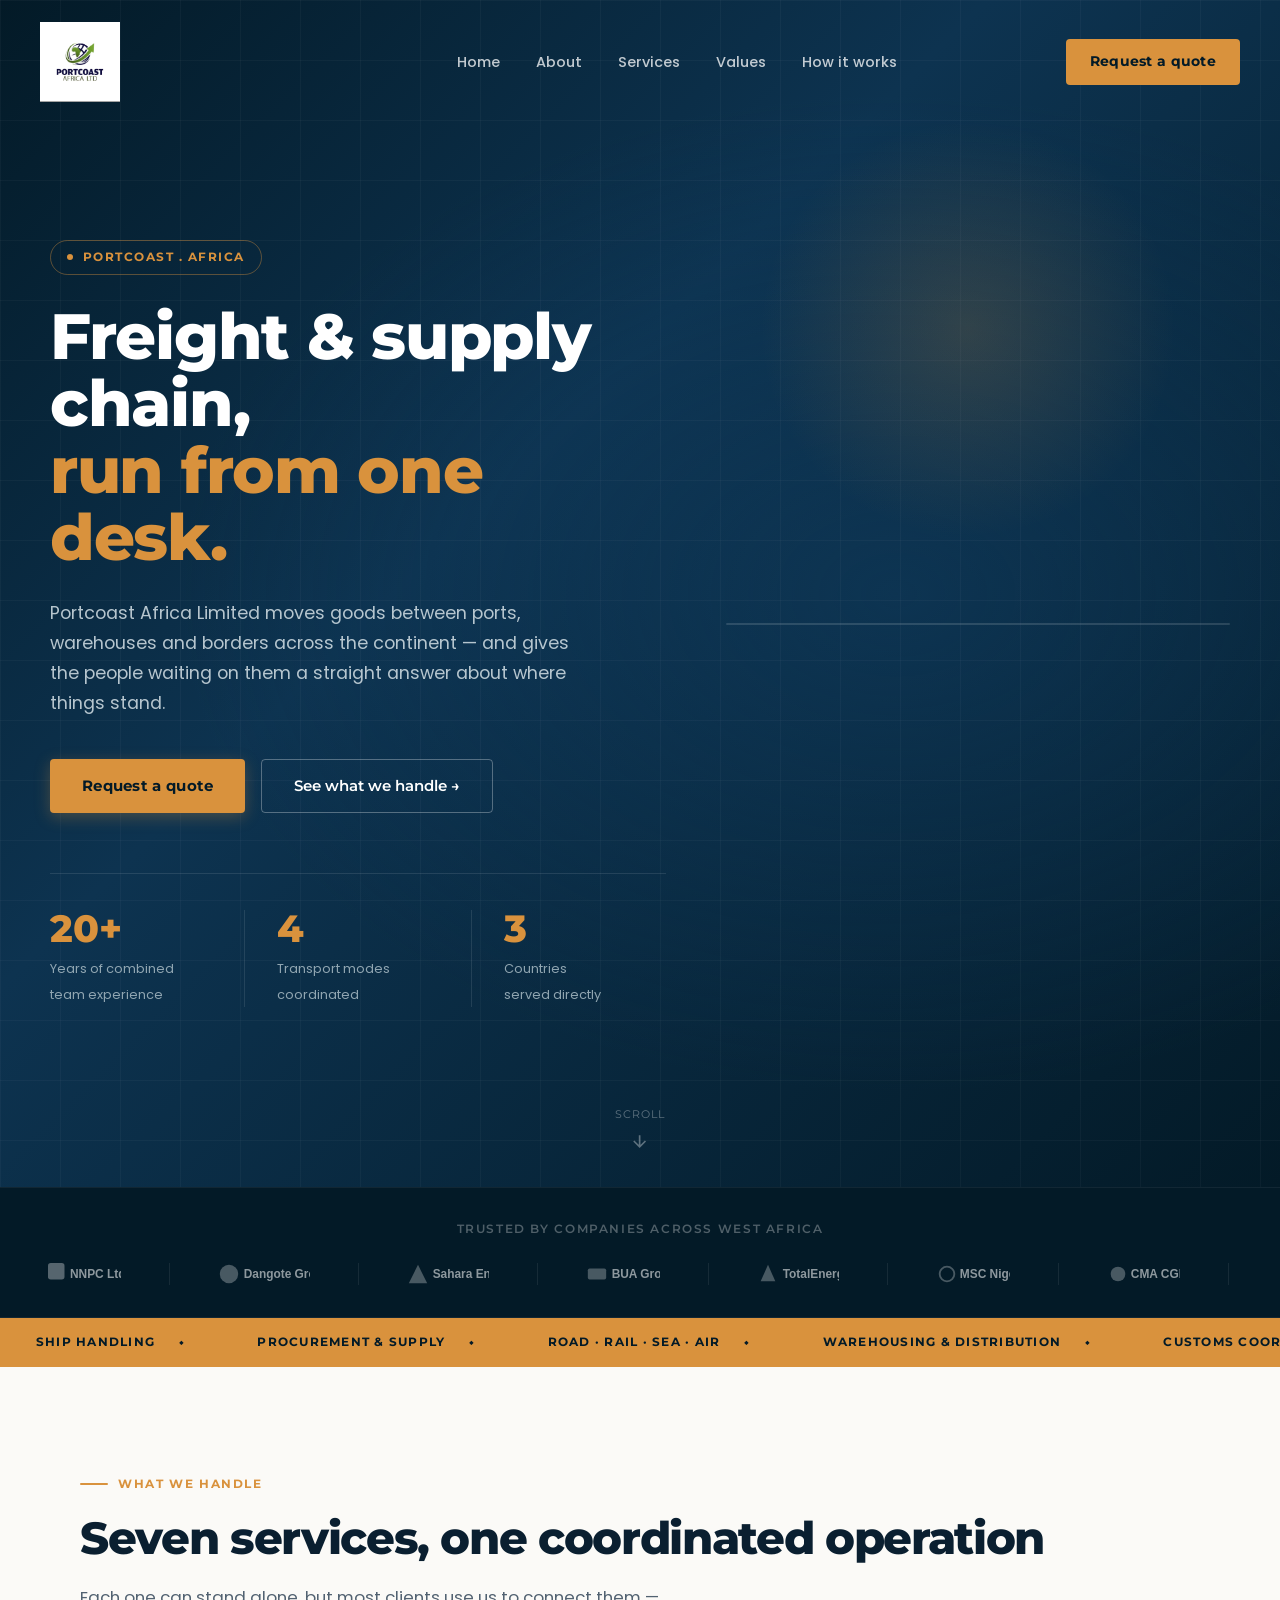
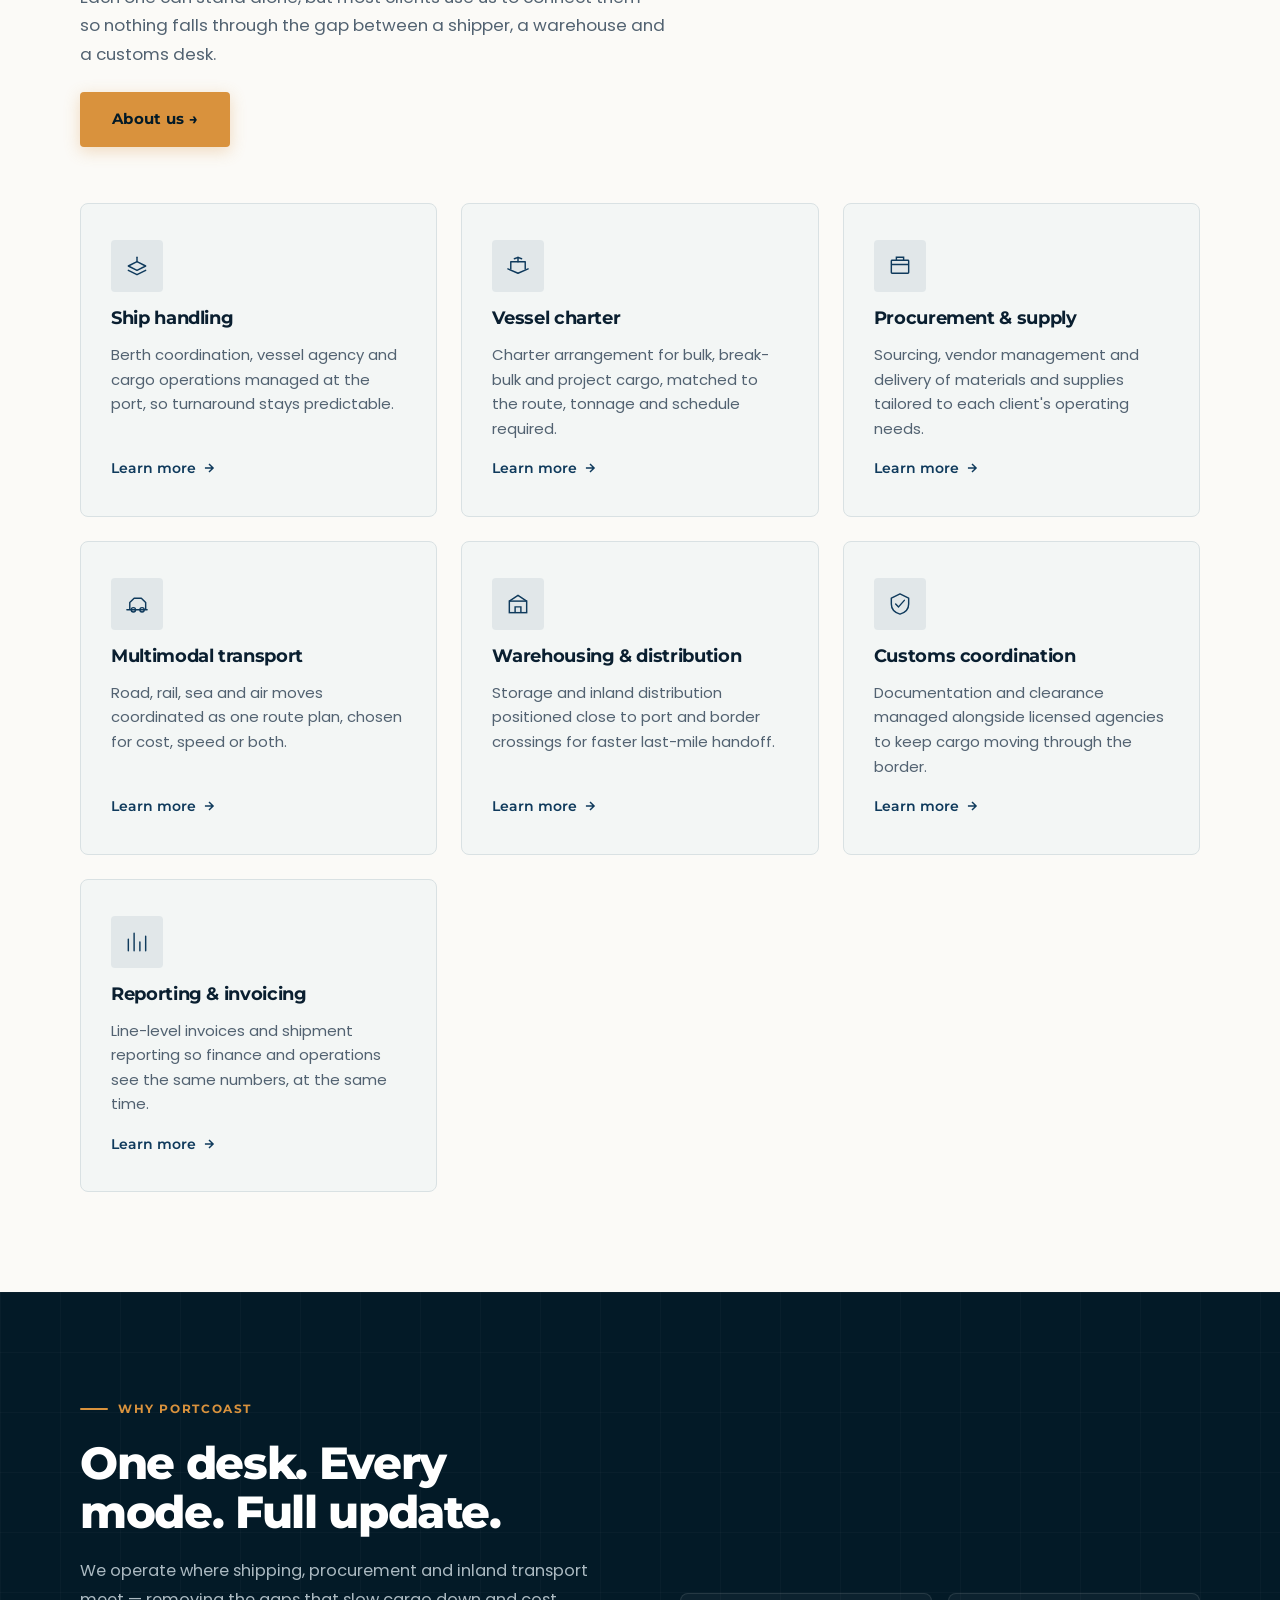
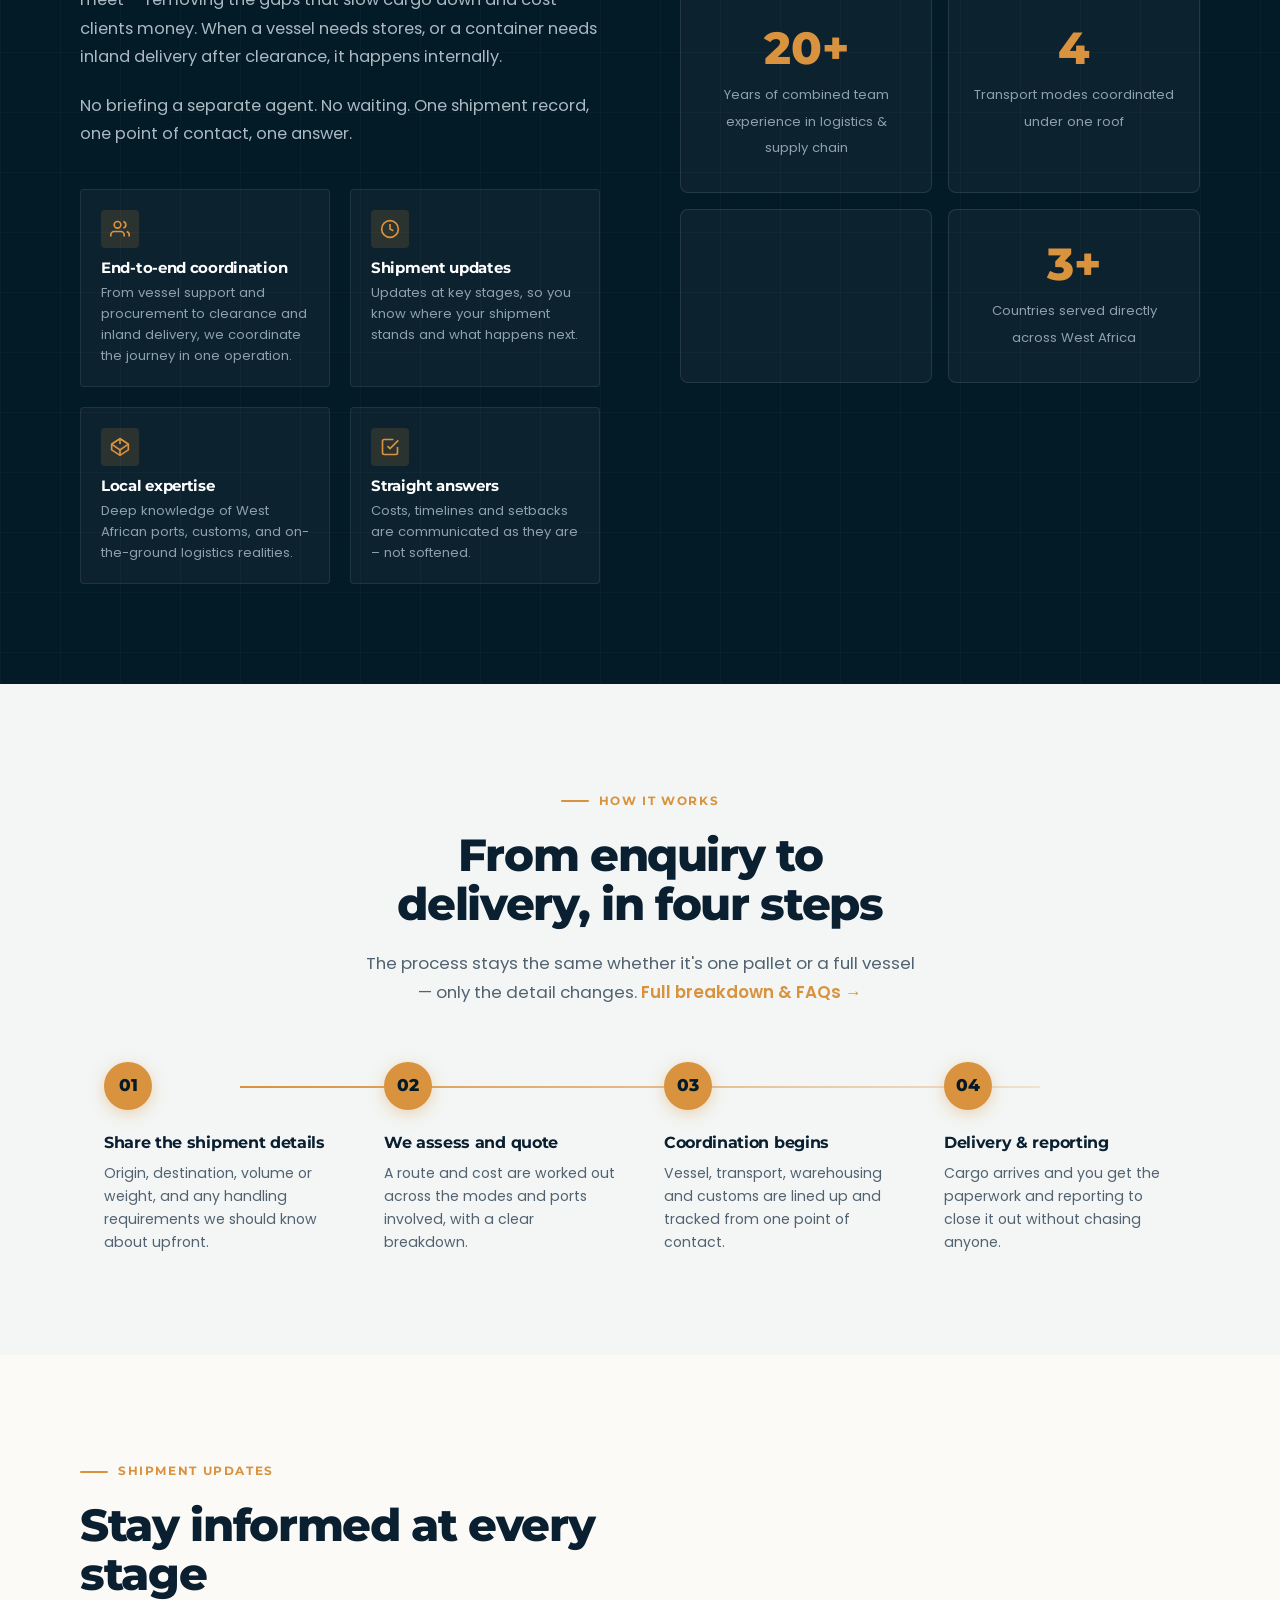
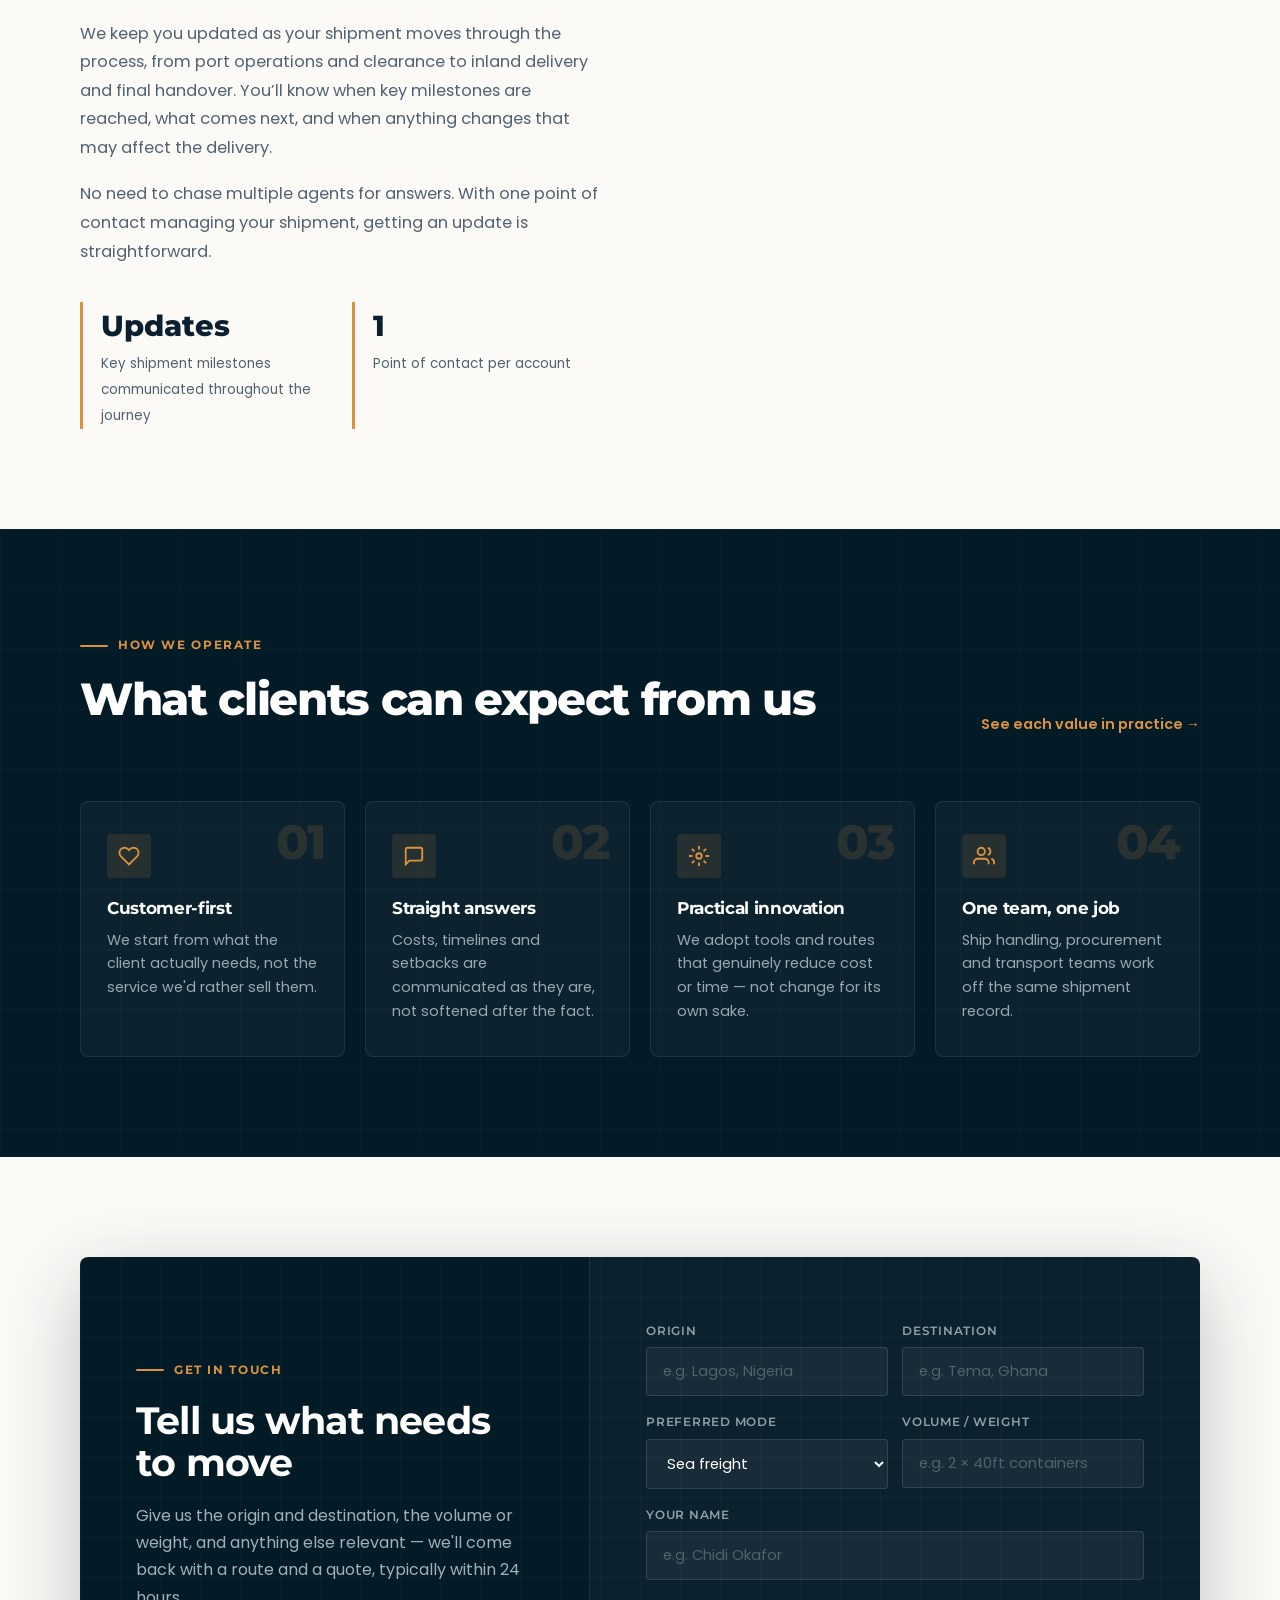
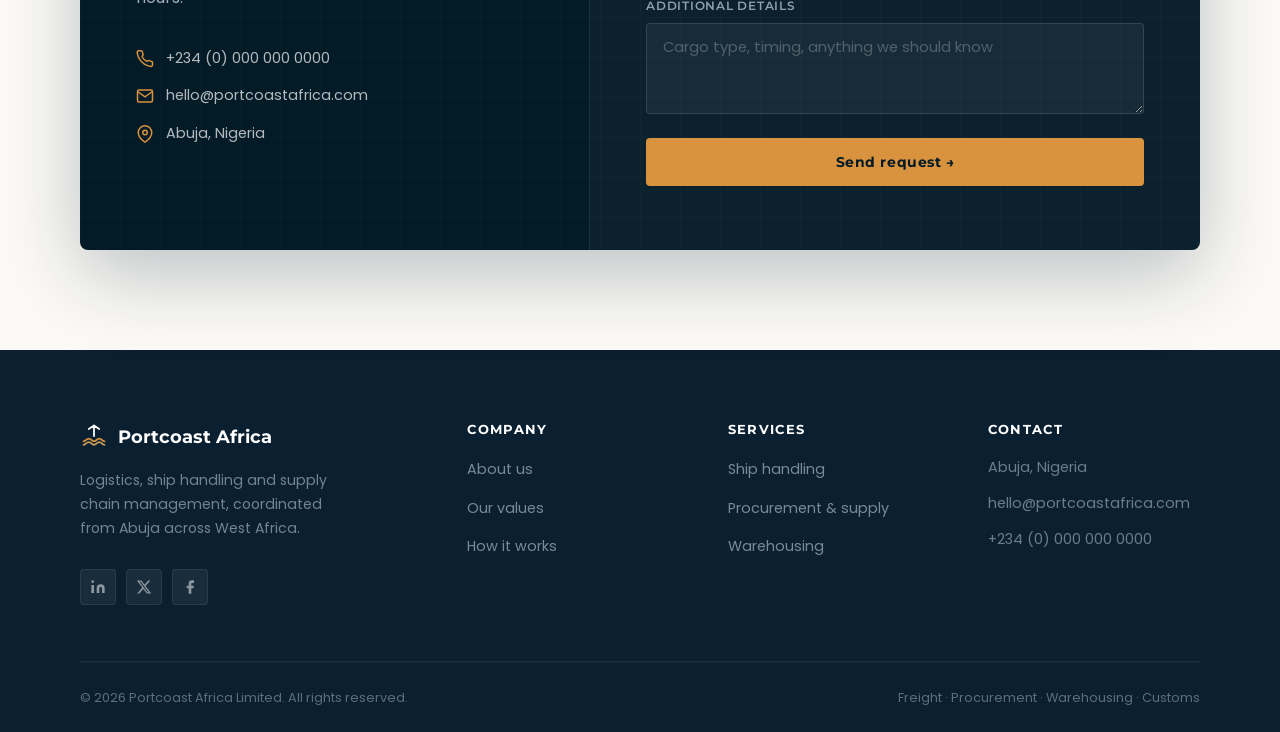
<file: index.html>
<!doctype html>
<html lang="en">
  <head>
    <meta charset="UTF-8" />
    <meta name="viewport" content="width=device-width, initial-scale=1.0" />
    <title>
      Portcoast Africa Limited — Logistics, Ship Handling &amp; Supply Chain
    </title>
    <meta
      name="description"
      content="Portcoast Africa Limited moves goods between ports, warehouses and borders across West Africa — freight, ship handling and supply chain run from one desk."
    />
    <link rel="preconnect" href="https://fonts.googleapis.com" />
    <link rel="preconnect" href="https://fonts.gstatic.com" crossorigin />
    <link
      href="https://fonts.googleapis.com/css2?family=Montserrat:wght@400;500;600;700;800&family=Poppins:wght@300;400;500;600;700&display=swap"
      rel="stylesheet"
    />
    <link rel="stylesheet" href="styles.css" />
  </head>

  <body>
    <!-- ===== HEADER ===== -->
    <header id="site-header">
      <div class="wrap nav">
        <a href="index.html" class="brand">
          <img
            src="assets/portcoast logo.jpg"
            alt="portcoast logo"
            class="logo"
          />
        </a>
        <div class="mobile-menu">
          <button id="menu-toggle">☰</button>
        </div>
        <ul class="navlinks" id="navlinks">
          <li><a href="index.html">Home</a></li>
          <li><a href="about.html">About</a></li>
          <li><a href="#services">Services</a></li>
          <li><a href="values.html">Values</a></li>
          <li><a href="#process">How it works</a></li>
        </ul>
        <a href="#quote" class="nav-cta">Request a quote</a>
      </div>
    </header>

    <!-- ===== HERO ===== -->
    <section class="hero" id="top">
      <div class="hero-bg"></div>

      <div class="wrap hero-inner">
        <!-- Left: Copy -->
        <div class="fade-up">
          <div class="hero-eyebrow">
            <span class="dot"></span>
            Portcoast . Africa
          </div>
          <h1>
            Freight &amp; supply chain,
            <span class="accent">run from one desk.</span>
          </h1>
          <p class="lead">
            Portcoast Africa Limited moves goods between ports, warehouses and
            borders across the continent — and gives the people waiting on them
            a straight answer about where things stand.
          </p>
          <div class="hero-ctas">
            <a href="#quote" class="btn-primary">Request a quote</a>
            <a href="#services" class="btn-ghost">See what we handle →</a>
          </div>
          <div class="hero-stats">
            <div class="hero-stat">
              <strong>20+</strong>
              <span>Years of combined<br />team experience</span>
            </div>
            <div class="hero-stat">
              <strong>4</strong>
              <span>Transport modes<br />coordinated</span>
            </div>
            <div class="hero-stat">
              <strong>3</strong>
              <span>Countries<br />served directly</span>
            </div>
          </div>
        </div>

        <!-- Right: Live tracking visual -->
        <div class="hero-visual fade-up fade-up-delay-2">
          <div class="hero-card">
            <!-- <div class="hero-card-top">
              <div class="hero-card-dots">
                <span></span><span></span><span></span>
              </div>
              <div class="hero-card-title">Live Shipment Tracker</div>
            </div>
            <div class="hero-card-body">
              <div class="panel-row">
                <span>Container MSKU-7741</span>
                <span class="status in-transit">In Transit</span>
              </div>
              <div class="panel-row">
                <span>Consignment PCA-0932</span>
                <span class="status cleared">Cleared</span>
              </div>
              <div class="panel-row">
                <span>Order REQ-1188</span>
                <span class="status loading">Loading</span>
              </div>
              <div class="panel-row">
                <span>Consignment PCA-0917</span>
                <span class="status cleared">Delivered</span>
              </div>
            </div> -->
          </div>
        </div>
      </div>

      <!-- Scroll cue -->
      <div class="scroll-cue">
        <span>Scroll</span>
        <svg
          viewBox="0 0 24 24"
          fill="none"
          stroke="currentColor"
          stroke-width="2"
        >
          <path d="M12 5v14M5 12l7 7 7-7" />
        </svg>
      </div>
    </section>

    <!-- ===== PARTNER MARQUEE ===== -->
    <div class="partners">
      <div class="partners-label">Trusted by companies across West Africa</div>
      <div class="marquee-track" id="marquee">
        <!-- Set 1 -->
        <div class="partner-item">
          <div class="partner-logo">
            <svg viewBox="0 0 80 24" fill="white">
              <rect width="18" height="18" rx="3" fill="white" opacity="0.6" />
              <text
                x="24"
                y="16"
                font-family="sans-serif"
                font-size="13"
                font-weight="700"
                fill="white"
              >
                NNPC Ltd
              </text>
            </svg>
          </div>
        </div>
        <div class="partner-item">
          <div class="partner-logo">
            <svg viewBox="0 0 100 24" fill="white">
              <circle cx="12" cy="12" r="10" fill="white" opacity="0.5" />
              <text
                x="28"
                y="16"
                font-family="sans-serif"
                font-size="13"
                font-weight="700"
                fill="white"
              >
                Dangote Group
              </text>
            </svg>
          </div>
        </div>
        <div class="partner-item">
          <div class="partner-logo">
            <svg viewBox="0 0 90 24" fill="white">
              <polygon points="12,2 22,22 2,22" fill="white" opacity="0.5" />
              <text
                x="28"
                y="16"
                font-family="sans-serif"
                font-size="13"
                font-weight="700"
                fill="white"
              >
                Sahara Energy
              </text>
            </svg>
          </div>
        </div>
        <div class="partner-item">
          <div class="partner-logo">
            <svg viewBox="0 0 80 24" fill="white">
              <rect
                x="2"
                y="6"
                width="20"
                height="12"
                rx="2"
                fill="white"
                opacity="0.5"
              />
              <text
                x="28"
                y="16"
                font-family="sans-serif"
                font-size="13"
                font-weight="700"
                fill="white"
              >
                BUA Group
              </text>
            </svg>
          </div>
        </div>
        <div class="partner-item">
          <div class="partner-logo">
            <svg viewBox="0 0 90 24" fill="white">
              <path d="M12 2L20 20H4L12 2Z" fill="white" opacity="0.5" />
              <text
                x="28"
                y="16"
                font-family="sans-serif"
                font-size="13"
                font-weight="700"
                fill="white"
              >
                TotalEnergies
              </text>
            </svg>
          </div>
        </div>
        <div class="partner-item">
          <div class="partner-logo">
            <svg viewBox="0 0 80 24" fill="white">
              <circle
                cx="12"
                cy="12"
                r="8"
                fill="none"
                stroke="white"
                stroke-width="2"
                opacity="0.5"
              />
              <text
                x="26"
                y="16"
                font-family="sans-serif"
                font-size="13"
                font-weight="700"
                fill="white"
              >
                MSC Nigeria
              </text>
            </svg>
          </div>
        </div>
        <div class="partner-item">
          <div class="partner-logo">
            <svg viewBox="0 0 80 24" fill="white">
              <rect
                width="16"
                height="16"
                x="4"
                y="4"
                rx="8"
                fill="white"
                opacity="0.5"
              />
              <text
                x="26"
                y="16"
                font-family="sans-serif"
                font-size="13"
                font-weight="700"
                fill="white"
              >
                CMA CGM
              </text>
            </svg>
          </div>
        </div>
        <div class="partner-item">
          <div class="partner-logo">
            <svg viewBox="0 0 80 24" fill="white">
              <rect
                width="14"
                height="14"
                x="5"
                y="5"
                fill="white"
                opacity="0.5"
              />
              <text
                x="26"
                y="16"
                font-family="sans-serif"
                font-size="13"
                font-weight="700"
                fill="white"
              >
                NPA
              </text>
            </svg>
          </div>
        </div>
        <!-- Set 2 (duplicate for seamless loop) -->
        <div class="partner-item">
          <div class="partner-logo">
            <svg viewBox="0 0 80 24" fill="white">
              <rect width="18" height="18" rx="3" fill="white" opacity="0.6" />
              <text
                x="24"
                y="16"
                font-family="sans-serif"
                font-size="13"
                font-weight="700"
                fill="white"
              >
                NNPC Ltd
              </text>
            </svg>
          </div>
        </div>
        <div class="partner-item">
          <div class="partner-logo">
            <svg viewBox="0 0 100 24" fill="white">
              <circle cx="12" cy="12" r="10" fill="white" opacity="0.5" />
              <text
                x="28"
                y="16"
                font-family="sans-serif"
                font-size="13"
                font-weight="700"
                fill="white"
              >
                Dangote Group
              </text>
            </svg>
          </div>
        </div>
        <div class="partner-item">
          <div class="partner-logo">
            <svg viewBox="0 0 90 24" fill="white">
              <polygon points="12,2 22,22 2,22" fill="white" opacity="0.5" />
              <text
                x="28"
                y="16"
                font-family="sans-serif"
                font-size="13"
                font-weight="700"
                fill="white"
              >
                Sahara Energy
              </text>
            </svg>
          </div>
        </div>
        <div class="partner-item">
          <div class="partner-logo">
            <svg viewBox="0 0 80 24" fill="white">
              <rect
                x="2"
                y="6"
                width="20"
                height="12"
                rx="2"
                fill="white"
                opacity="0.5"
              />
              <text
                x="28"
                y="16"
                font-family="sans-serif"
                font-size="13"
                font-weight="700"
                fill="white"
              >
                BUA Group
              </text>
            </svg>
          </div>
        </div>
        <div class="partner-item">
          <div class="partner-logo">
            <svg viewBox="0 0 90 24" fill="white">
              <path d="M12 2L20 20H4L12 2Z" fill="white" opacity="0.5" />
              <text
                x="28"
                y="16"
                font-family="sans-serif"
                font-size="13"
                font-weight="700"
                fill="white"
              >
                TotalEnergies
              </text>
            </svg>
          </div>
        </div>
        <div class="partner-item">
          <div class="partner-logo">
            <svg viewBox="0 0 80 24" fill="white">
              <circle
                cx="12"
                cy="12"
                r="8"
                fill="none"
                stroke="white"
                stroke-width="2"
                opacity="0.5"
              />
              <text
                x="26"
                y="16"
                font-family="sans-serif"
                font-size="13"
                font-weight="700"
                fill="white"
              >
                MSC Nigeria
              </text>
            </svg>
          </div>
        </div>
        <div class="partner-item">
          <div class="partner-logo">
            <svg viewBox="0 0 80 24" fill="white">
              <rect
                width="16"
                height="16"
                x="4"
                y="4"
                rx="8"
                fill="white"
                opacity="0.5"
              />
              <text
                x="26"
                y="16"
                font-family="sans-serif"
                font-size="13"
                font-weight="700"
                fill="white"
              >
                CMA CGM
              </text>
            </svg>
          </div>
        </div>
        <div class="partner-item">
          <div class="partner-logo">
            <svg viewBox="0 0 80 24" fill="white">
              <rect
                width="14"
                height="14"
                x="5"
                y="5"
                fill="white"
                opacity="0.5"
              />
              <text
                x="26"
                y="16"
                font-family="sans-serif"
                font-size="13"
                font-weight="700"
                fill="white"
              >
                NPA
              </text>
            </svg>
          </div>
        </div>
      </div>
    </div>

    <!-- ===== SERVICES STRIP ===== -->
    <div class="services-strip">
      <div class="strip-track">
        <span>Ship handling</span>
        <span>Procurement &amp; supply</span>
        <span>Road · Rail · Sea · Air</span>
        <span>Warehousing &amp; distribution</span>
        <span>Customs coordination</span>
        <span>Reporting &amp; invoicing</span>
        <span>Ship handling</span>
        <span>Procurement &amp; supply</span>
        <span>Road · Rail · Sea · Air</span>
        <span>Warehousing &amp; distribution</span>
        <span>Customs coordination</span>
        <span>Reporting &amp; invoicing</span>
      </div>
    </div>

    <!-- ===== SERVICES ===== -->
    <section class="services" id="services">
      <div class="wrap">
        <div class="section-head-flex">
          <div>
            <div class="section-label">What we handle</div>
            <h2 class="section-title">
              Seven services, one coordinated operation
            </h2>
            <p class="section-desc">
              Each one can stand alone, but most clients use us to connect them
              — so nothing falls through the gap between a shipper, a warehouse
              and a customs desk.
            </p>
          </div>
          <a
            href="about.html"
            class="btn-primary"
            style="white-space: nowrap; flex-shrink: 0"
            >About us →</a
          >
        </div>

        <div class="service-grid">
          <div class="service-card fade-up">
            <div class="service-icon">
              <svg viewBox="0 0 36 36" fill="none">
                <path
                  d="M6 24L18 30L30 24"
                  stroke="currentColor"
                  stroke-width="2"
                  stroke-linecap="round"
                  stroke-linejoin="round"
                />
                <path
                  d="M6 18L18 24L30 18L18 12L6 18Z"
                  stroke="currentColor"
                  stroke-width="2"
                  stroke-linecap="round"
                  stroke-linejoin="round"
                />
                <path
                  d="M18 12V6"
                  stroke="currentColor"
                  stroke-width="2"
                  stroke-linecap="round"
                />
              </svg>
            </div>
            <h3>Ship handling</h3>
            <p>
              Berth coordination, vessel agency and cargo operations managed at
              the port, so turnaround stays predictable.
            </p>
            <a href="ship-handling.html" class="service-link"
              >Learn more
              <svg
                width="14"
                height="14"
                viewBox="0 0 24 24"
                fill="none"
                stroke="currentColor"
                stroke-width="2.5"
              >
                <path d="M5 12h14M12 5l7 7-7 7" />
              </svg>
            </a>
          </div>

          <div class="service-card fade-up fade-up-delay-1">
            <div class="service-icon">
              <svg viewBox="0 0 36 36" fill="none">
                <path
                  d="M4 22L18 28L32 22"
                  stroke="currentColor"
                  stroke-width="2"
                  stroke-linecap="round"
                  stroke-linejoin="round"
                />
                <path
                  d="M8 22V12H28V22"
                  stroke="currentColor"
                  stroke-width="2"
                  stroke-linecap="round"
                  stroke-linejoin="round"
                />
                <path
                  d="M18 12V6M18 6L23 8M18 6L13 8"
                  stroke="currentColor"
                  stroke-width="2"
                  stroke-linecap="round"
                  stroke-linejoin="round"
                />
              </svg>
            </div>
            <h3>Vessel charter</h3>
            <p>
              Charter arrangement for bulk, break-bulk and project cargo,
              matched to the route, tonnage and schedule required.
            </p>
            <a href="vessel-charter.html" class="service-link"
              >Learn more
              <svg
                width="14"
                height="14"
                viewBox="0 0 24 24"
                fill="none"
                stroke="currentColor"
                stroke-width="2.5"
              >
                <path d="M5 12h14M12 5l7 7-7 7" />
              </svg>
            </a>
          </div>

          <div class="service-card fade-up fade-up-delay-2">
            <div class="service-icon">
              <svg viewBox="0 0 36 36" fill="none">
                <rect
                  x="6"
                  y="10"
                  width="24"
                  height="18"
                  rx="1"
                  stroke="currentColor"
                  stroke-width="2"
                />
                <path d="M6 16H30" stroke="currentColor" stroke-width="2" />
                <path
                  d="M13 10V6H23V10"
                  stroke="currentColor"
                  stroke-width="2"
                />
              </svg>
            </div>
            <h3>Procurement &amp; supply</h3>
            <p>
              Sourcing, vendor management and delivery of materials and supplies
              tailored to each client's operating needs.
            </p>
            <a href="procurement-supply.html" class="service-link"
              >Learn more
              <svg
                width="14"
                height="14"
                viewBox="0 0 24 24"
                fill="none"
                stroke="currentColor"
                stroke-width="2.5"
              >
                <path d="M5 12h14M12 5l7 7-7 7" />
              </svg>
            </a>
          </div>

          <div class="service-card fade-up fade-up-delay-3">
            <div class="service-icon">
              <svg viewBox="0 0 36 36" fill="none">
                <path
                  d="M4 26H32M8 26V16L14 10H24L30 16V26"
                  stroke="currentColor"
                  stroke-width="2"
                  stroke-linecap="round"
                  stroke-linejoin="round"
                />
                <circle
                  cx="13"
                  cy="26"
                  r="3"
                  stroke="currentColor"
                  stroke-width="2"
                />
                <circle
                  cx="25"
                  cy="26"
                  r="3"
                  stroke="currentColor"
                  stroke-width="2"
                />
              </svg>
            </div>
            <h3>Multimodal transport</h3>
            <p>
              Road, rail, sea and air moves coordinated as one route plan,
              chosen for cost, speed or both.
            </p>
            <a href="multimodal-transport.html" class="service-link"
              >Learn more
              <svg
                width="14"
                height="14"
                viewBox="0 0 24 24"
                fill="none"
                stroke="currentColor"
                stroke-width="2.5"
              >
                <path d="M5 12h14M12 5l7 7-7 7" />
              </svg>
            </a>
          </div>

          <div class="service-card fade-up fade-up-delay-4">
            <div class="service-icon">
              <svg viewBox="0 0 36 36" fill="none">
                <rect
                  x="6"
                  y="14"
                  width="24"
                  height="16"
                  stroke="currentColor"
                  stroke-width="2"
                />
                <path
                  d="M6 14L18 6L30 14"
                  stroke="currentColor"
                  stroke-width="2"
                  stroke-linejoin="round"
                />
                <path
                  d="M14 30V22H22V30"
                  stroke="currentColor"
                  stroke-width="2"
                />
              </svg>
            </div>
            <h3>Warehousing &amp; distribution</h3>
            <p>
              Storage and inland distribution positioned close to port and
              border crossings for faster last-mile handoff.
            </p>
            <a href="warehousing.html" class="service-link"
              >Learn more
              <svg
                width="14"
                height="14"
                viewBox="0 0 24 24"
                fill="none"
                stroke="currentColor"
                stroke-width="2.5"
              >
                <path d="M5 12h14M12 5l7 7-7 7" />
              </svg>
            </a>
          </div>

          <div class="service-card fade-up fade-up-delay-5">
            <div class="service-icon">
              <svg viewBox="0 0 36 36" fill="none">
                <path
                  d="M18 4L30 10V18C30 25 25 30 18 32C11 30 6 25 6 18V10L18 4Z"
                  stroke="currentColor"
                  stroke-width="2"
                  stroke-linejoin="round"
                />
                <path
                  d="M12 18L16 22L24 13"
                  stroke="currentColor"
                  stroke-width="2"
                  stroke-linecap="round"
                  stroke-linejoin="round"
                />
              </svg>
            </div>
            <h3>Customs coordination</h3>
            <p>
              Documentation and clearance managed alongside licensed agencies to
              keep cargo moving through the border.
            </p>
            <a href="customs-coordination.html" class="service-link"
              >Learn more
              <svg
                width="14"
                height="14"
                viewBox="0 0 24 24"
                fill="none"
                stroke="currentColor"
                stroke-width="2.5"
              >
                <path d="M5 12h14M12 5l7 7-7 7" />
              </svg>
            </a>
          </div>

          <div class="service-card fade-up fade-up-delay-5">
            <div class="service-icon">
              <svg viewBox="0 0 36 36" fill="none">
                <path
                  d="M6 30V14M14 30V6M22 30V18M30 30V10"
                  stroke="currentColor"
                  stroke-width="2"
                  stroke-linecap="round"
                />
              </svg>
            </div>
            <h3>Reporting &amp; invoicing</h3>
            <p>
              Line-level invoices and shipment reporting so finance and
              operations see the same numbers, at the same time.
            </p>
            <a href="reporting-invoicing.html" class="service-link"
              >Learn more
              <svg
                width="14"
                height="14"
                viewBox="0 0 24 24"
                fill="none"
                stroke="currentColor"
                stroke-width="2.5"
              >
                <path d="M5 12h14M12 5l7 7-7 7" />
              </svg>
            </a>
          </div>
        </div>
      </div>
    </section>

    <!-- ===== WHY US ===== -->
    <section class="why" id="why">
      <div class="wrap why-grid">
        <!-- Left: copy + feature tiles -->
        <div class="why-copy fade-up">
          <div class="section-label">Why Portcoast</div>
          <h2 class="section-title">One desk. Every mode. Full update.</h2>
          <p>
            We operate where shipping, procurement and inland transport meet —
            removing the gaps that slow cargo down and cost clients money. When
            a vessel needs stores, or a container needs inland delivery after
            clearance, it happens internally.
          </p>
          <p>
            No briefing a separate agent. No waiting. One shipment record, one
            point of contact, one answer.
          </p>
          <div class="why-features">
            <div class="why-feature">
              <div class="why-feature-icon">
                <svg
                  viewBox="0 0 24 24"
                  fill="none"
                  stroke="currentColor"
                  stroke-width="2"
                >
                  <path d="M17 21v-2a4 4 0 0 0-4-4H5a4 4 0 0 0-4 4v2" />
                  <circle cx="9" cy="7" r="4" />
                  <path d="M23 21v-2a4 4 0 0 0-3-3.87" />
                  <path d="M16 3.13a4 4 0 0 1 0 7.75" />
                </svg>
              </div>
              <h4>End-to-end coordination</h4>
              <p>
                From vessel support and procurement to clearance and inland
                delivery, we coordinate the journey in one operation.
              </p>
            </div>
            <div class="why-feature">
              <div class="why-feature-icon">
                <svg
                  viewBox="0 0 24 24"
                  fill="none"
                  stroke="currentColor"
                  stroke-width="2"
                >
                  <circle cx="12" cy="12" r="10" />
                  <polyline points="12,6 12,12 16,14" />
                </svg>
              </div>
              <h4>Shipment updates</h4>
              <p>
                Updates at key stages, so you know where your shipment stands
                and what happens next.
              </p>
            </div>
            <div class="why-feature">
              <div class="why-feature-icon">
                <svg
                  viewBox="0 0 24 24"
                  fill="none"
                  stroke="currentColor"
                  stroke-width="2"
                >
                  <polygon points="12,2 22,8.5 22,15.5 12,22 2,15.5 2,8.5" />
                  <line x1="12" y1="22" x2="12" y2="15.5" />
                  <polyline points="22,8.5 12,15.5 2,8.5" />
                  <polyline points="2,8.5 12,2 22,8.5" />
                  <line x1="12" y1="2" x2="12" y2="8.5" />
                </svg>
              </div>
              <h4>Local expertise</h4>
              <p>
                Deep knowledge of West African ports, customs, and on-the-ground
                logistics realities.
              </p>
            </div>
            <div class="why-feature">
              <div class="why-feature-icon">
                <svg
                  viewBox="0 0 24 24"
                  fill="none"
                  stroke="currentColor"
                  stroke-width="2"
                >
                  <path d="M9 11l3 3L22 4" />
                  <path
                    d="M21 12v7a2 2 0 0 1-2 2H5a2 2 0 0 1-2-2V5a2 2 0 0 1 2-2h11"
                  />
                </svg>
              </div>
              <h4>Straight answers</h4>
              <p>
                Costs, timelines and setbacks are communicated as they are – not
                softened.
              </p>
            </div>
          </div>
        </div>

        <!-- Right: metric cards -->
        <div class="why-metrics fade-up fade-up-delay-2">
          <div class="metric-card">
            <strong>20+</strong>
            <span
              >Years of combined team experience in logistics &amp; supply
              chain</span
            >
          </div>
          <div class="metric-card">
            <strong>4</strong>
            <span>Transport modes coordinated under one roof</span>
          </div>
          <div class="metric-card">
            <strong></strong>
            <span></span>
            <!-- <strong>24/7</strong>
            <span>Live shipment and inventory visibility for clients</span> -->
          </div>
          <div class="metric-card">
            <strong>3+</strong>
            <span>Countries served directly across West Africa</span>
          </div>
        </div>
      </div>
    </section>

    <!-- ===== HOW IT WORKS ===== -->
    <section class="process" id="process">
      <div class="wrap">
        <div style="text-align: center; max-width: 560px; margin: 0 auto 0">
          <div class="section-label" style="justify-content: center">
            How it works
          </div>
          <h2 class="section-title">From enquiry to delivery, in four steps</h2>
          <p class="section-desc" style="margin: 0 auto">
            The process stays the same whether it's one pallet or a full vessel
            — only the detail changes.
            <a
              href="how-it-works.html"
              style="
                color: var(--sand);
                text-decoration: none;
                font-weight: 600;
                white-space: nowrap;
              "
              >Full breakdown &amp; FAQs →</a
            >
          </p>
        </div>
        <div class="steps-grid">
          <div class="step fade-up">
            <div class="step-num">01</div>
            <h3>Share the shipment details</h3>
            <p>
              Origin, destination, volume or weight, and any handling
              requirements we should know about upfront.
            </p>
          </div>
          <div class="step fade-up fade-up-delay-1">
            <div class="step-num">02</div>
            <h3>We assess and quote</h3>
            <p>
              A route and cost are worked out across the modes and ports
              involved, with a clear breakdown.
            </p>
          </div>
          <div class="step fade-up fade-up-delay-2">
            <div class="step-num">03</div>
            <h3>Coordination begins</h3>
            <p>
              Vessel, transport, warehousing and customs are lined up and
              tracked from one point of contact.
            </p>
          </div>
          <div class="step fade-up fade-up-delay-3">
            <div class="step-num">04</div>
            <h3>Delivery &amp; reporting</h3>
            <p>
              Cargo arrives and you get the paperwork and reporting to close it
              out without chasing anyone.
            </p>
          </div>
        </div>
      </div>
    </section>

    <!-- ===== VISIBILITY / TECH ===== -->
    <section class="tech" id="shipment_update">
      <div class="wrap tech-grid">
        <div class="tech-copy fade-up">
          <div class="section-label">Shipment Updates</div>
          <h2 class="section-title">Stay informed at every stage</h2>
          <p>
            We keep you updated as your shipment moves through the process, from
            port operations and clearance to inland delivery and final handover.
            You’ll know when key milestones are reached, what comes next, and
            when anything changes that may affect the delivery.
          </p>
          <p>
            No need to chase multiple agents for answers. With one point of
            contact managing your shipment, getting an update is
            straightforward.
          </p>
          <div class="tech-metrics">
            <div class="metric">
              <strong>Updates</strong>
              <span
                >Key shipment milestones communicated throughout the
                journey</span
              >
            </div>
            <div class="metric">
              <strong>1</strong>
              <span>Point of contact per account</span>
            </div>
          </div>
        </div>
        <div class="fade-up fade-up-delay-2">
          <div class="panel">
            <!-- <div class="panel-header">
              <div class="panel-header-title">Portcoast Tracker</div>
              <div class="panel-live">Live</div>
            </div>
            <div class="panel-body">
              <div class="panel-row">
                <span>Container MSKU-7741</span>
                <span class="status in-transit">In Transit</span>
              </div>
              <div class="panel-row">
                <span>Consignment PCA-0932</span>
                <span class="status cleared">Cleared</span>
              </div>
              <div class="panel-row">
                <span>Order REQ-1188</span>
                <span class="status loading">Loading</span>
              </div>
              <div class="panel-row">
                <span>Consignment PCA-0917</span>
                <span class="status cleared">Delivered</span>
              </div>
            </div> -->
          </div>
        </div>
      </div>
    </section>

    <!-- ===== VALUES ===== -->
    <section class="values" id="values">
      <div class="wrap">
        <div
          style="
            display: flex;
            align-items: flex-end;
            justify-content: space-between;
            gap: 24px;
            flex-wrap: wrap;
          "
        >
          <div>
            <div class="section-label">How we operate</div>
            <h2 class="section-title">What clients can expect from us</h2>
          </div>
          <a
            href="values.html"
            style="
              color: var(--sand);
              text-decoration: none;
              font-weight: 600;
              font-size: 0.9rem;
              white-space: nowrap;
              padding-bottom: 8px;
            "
            >See each value in practice →</a
          >
        </div>
        <div class="value-grid">
          <div class="value fade-up">
            <div class="value-num">01</div>
            <div class="value-icon">
              <svg
                viewBox="0 0 24 24"
                fill="none"
                stroke="currentColor"
                stroke-width="2"
              >
                <path
                  d="M20.84 4.61a5.5 5.5 0 0 0-7.78 0L12 5.67l-1.06-1.06a5.5 5.5 0 0 0-7.78 7.78l1.06 1.06L12 21.23l7.78-7.78 1.06-1.06a5.5 5.5 0 0 0 0-7.78z"
                />
              </svg>
            </div>
            <h3>Customer-first</h3>
            <p>
              We start from what the client actually needs, not the service we'd
              rather sell them.
            </p>
          </div>
          <div class="value fade-up fade-up-delay-1">
            <div class="value-num">02</div>
            <div class="value-icon">
              <svg
                viewBox="0 0 24 24"
                fill="none"
                stroke="currentColor"
                stroke-width="2"
              >
                <path
                  d="M21 15a2 2 0 0 1-2 2H7l-4 4V5a2 2 0 0 1 2-2h14a2 2 0 0 1 2 2z"
                />
              </svg>
            </div>
            <h3>Straight answers</h3>
            <p>
              Costs, timelines and setbacks are communicated as they are, not
              softened after the fact.
            </p>
          </div>
          <div class="value fade-up fade-up-delay-2">
            <div class="value-num">03</div>
            <div class="value-icon">
              <svg
                viewBox="0 0 24 24"
                fill="none"
                stroke="currentColor"
                stroke-width="2"
              >
                <circle cx="12" cy="12" r="3" />
                <path
                  d="M12 1v4M12 19v4M4.22 4.22l2.83 2.83M16.95 16.95l2.83 2.83M1 12h4M19 12h4M4.22 19.78l2.83-2.83M16.95 7.05l2.83-2.83"
                />
              </svg>
            </div>
            <h3>Practical innovation</h3>
            <p>
              We adopt tools and routes that genuinely reduce cost or time — not
              change for its own sake.
            </p>
          </div>
          <div class="value fade-up fade-up-delay-3">
            <div class="value-num">04</div>
            <div class="value-icon">
              <svg
                viewBox="0 0 24 24"
                fill="none"
                stroke="currentColor"
                stroke-width="2"
              >
                <path d="M17 21v-2a4 4 0 0 0-4-4H5a4 4 0 0 0-4 4v2" />
                <circle cx="9" cy="7" r="4" />
                <path d="M23 21v-2a4 4 0 0 0-3-3.87" />
                <path d="M16 3.13a4 4 0 0 1 0 7.75" />
              </svg>
            </div>
            <h3>One team, one job</h3>
            <p>
              Ship handling, procurement and transport teams work off the same
              shipment record.
            </p>
          </div>
        </div>
      </div>
    </section>

    <!-- ===== QUOTE / CTA ===== -->
    <section class="quote" id="quote">
      <div class="wrap">
        <div class="quote-wrapper">
          <div class="quote-left">
            <div class="section-label">Get in touch</div>
            <h2>Tell us what needs to move</h2>
            <p>
              Give us the origin and destination, the volume or weight, and
              anything else relevant — we'll come back with a route and a quote,
              typically within 24 hours.
            </p>
            <div class="quote-contacts">
              <div class="quote-contact">
                <svg
                  viewBox="0 0 24 24"
                  fill="none"
                  stroke="currentColor"
                  stroke-width="2"
                >
                  <path
                    d="M22 16.92v3a2 2 0 0 1-2.18 2 19.79 19.79 0 0 1-8.63-3.07A19.5 19.5 0 0 1 4.69 12 19.79 19.79 0 0 1 1.61 3.12 2 2 0 0 1 3.6 1h3a2 2 0 0 1 2 1.72 12.84 12.84 0 0 0 .7 2.81 2 2 0 0 1-.45 2.11L8.09 9a16 16 0 0 0 6.29 6.29l.61-.61a2 2 0 0 1 2.11-.45 12.84 12.84 0 0 0 2.81.7A2 2 0 0 1 22 16.92z"
                  />
                </svg>
                +234 (0) 000 000 0000
              </div>
              <div class="quote-contact">
                <svg
                  viewBox="0 0 24 24"
                  fill="none"
                  stroke="currentColor"
                  stroke-width="2"
                >
                  <path
                    d="M4 4h16c1.1 0 2 .9 2 2v12c0 1.1-.9 2-2 2H4c-1.1 0-2-.9-2-2V6c0-1.1.9-2 2-2z"
                  />
                  <polyline points="22,6 12,13 2,6" />
                </svg>
                hello@portcoastafrica.com
              </div>
              <div class="quote-contact">
                <svg
                  viewBox="0 0 24 24"
                  fill="none"
                  stroke="currentColor"
                  stroke-width="2"
                >
                  <path d="M21 10c0 7-9 13-9 13s-9-6-9-13a9 9 0 0 1 18 0z" />
                  <circle cx="12" cy="10" r="3" />
                </svg>
                Abuja, Nigeria
              </div>
            </div>
          </div>

          <div class="quote-right">
            <form
              class="q-form"
              onsubmit="
                event.preventDefault();
                this.querySelector('button').textContent =
                  '✓ Request sent — we\'ll be in touch';
              "
            >
              <div class="two-col">
                <div class="form-group">
                  <label for="origin">Origin</label>
                  <input
                    id="origin"
                    type="text"
                    placeholder="e.g. Lagos, Nigeria"
                  />
                </div>
                <div class="form-group">
                  <label for="dest">Destination</label>
                  <input id="dest" type="text" placeholder="e.g. Tema, Ghana" />
                </div>
              </div>
              <div class="two-col">
                <div class="form-group">
                  <label for="mode">Preferred mode</label>
                  <select id="mode">
                    <option>Sea freight</option>
                    <option>Road freight</option>
                    <option>Air freight</option>
                    <option>Rail freight</option>
                    <option>Not sure yet</option>
                  </select>
                </div>
                <div class="form-group">
                  <label for="volume">Volume / weight</label>
                  <input
                    id="volume"
                    type="text"
                    placeholder="e.g. 2 × 40ft containers"
                  />
                </div>
              </div>
              <div class="form-group">
                <label for="name">Your name</label>
                <input id="name" type="text" placeholder="e.g. Chidi Okafor" />
              </div>
              <div class="form-group">
                <label for="details">Additional details</label>
                <textarea
                  id="details"
                  rows="3"
                  placeholder="Cargo type, timing, anything we should know"
                ></textarea>
              </div>
              <button type="submit">Send request →</button>
            </form>
          </div>
        </div>
      </div>
    </section>

    <!-- ===== FOOTER ===== -->
    <footer>
      <div class="wrap">
        <div class="footer-top">
          <div class="footer-brand-wrap">
            <a href="index.html" class="footer-brand">
              <svg width="28" height="28" viewBox="0 0 32 32" fill="none">
                <path
                  d="M4 22C7 22 7 19 10 19C13 19 13 22 16 22C19 22 19 19 22 19C25 19 25 22 28 22"
                  stroke="#D9923D"
                  stroke-width="2"
                  stroke-linecap="round"
                />
                <path
                  d="M4 26C7 26 7 23 10 23C13 23 13 26 16 26C19 26 19 23 22 23C25 23 25 26 28 26"
                  stroke="#C79B5B"
                  stroke-width="2"
                  stroke-linecap="round"
                />
                <path
                  d="M16 4V16M16 4L22 8M16 4L10 8"
                  stroke="white"
                  stroke-width="2"
                  stroke-linecap="round"
                  stroke-linejoin="round"
                />
              </svg>
              Portcoast Africa
            </a>
            <p>
              Logistics, ship handling and supply chain management, coordinated
              from Abuja across West Africa.
            </p>
            <div class="footer-socials">
              <a href="#" class="footer-social" aria-label="LinkedIn">
                <svg viewBox="0 0 24 24" fill="currentColor">
                  <path
                    d="M16 8a6 6 0 0 1 6 6v7h-4v-7a2 2 0 0 0-2-2 2 2 0 0 0-2 2v7h-4v-7a6 6 0 0 1 6-6z"
                  />
                  <rect x="2" y="9" width="4" height="12" />
                  <circle cx="4" cy="4" r="2" />
                </svg>
              </a>
              <a href="#" class="footer-social" aria-label="Twitter / X">
                <svg viewBox="0 0 24 24" fill="currentColor">
                  <path
                    d="M18.244 2.25h3.308l-7.227 8.26 8.502 11.24H16.17l-5.214-6.817L4.99 21.75H1.68l7.73-8.835L1.254 2.25H8.08l4.713 6.231zm-1.161 17.52h1.833L7.084 4.126H5.117z"
                  />
                </svg>
              </a>
              <a href="#" class="footer-social" aria-label="Facebook">
                <svg viewBox="0 0 24 24" fill="currentColor">
                  <path
                    d="M18 2h-3a5 5 0 0 0-5 5v3H7v4h3v8h4v-8h3l1-4h-4V7a1 1 0 0 1 1-1h3z"
                  />
                </svg>
              </a>
            </div>
          </div>
          <div class="footer-col">
            <h4>Company</h4>
            <ul>
              <li><a href="about.html">About us</a></li>
              <li><a href="values.html">Our values</a></li>
              <li><a href="how-it-works.html">How it works</a></li>
            </ul>
          </div>
          <div class="footer-col">
            <h4>Services</h4>
            <ul>
              <li><a href="ship-handling.html">Ship handling</a></li>
              <li>
                <a href="procurement-supply.html">Procurement &amp; supply</a>
              </li>
              <li><a href="warehousing.html">Warehousing</a></li>
            </ul>
          </div>
          <div class="footer-col">
            <h4>Contact</h4>
            <ul>
              <li>Abuja, Nigeria</li>
              <li>hello@portcoastafrica.com</li>
              <li>+234 (0) 000 000 0000</li>
            </ul>
          </div>
        </div>
        <div class="footer-bottom">
          <span>© 2026 Portcoast Africa Limited. All rights reserved.</span>
          <span>Freight · Procurement · Warehousing · Customs</span>
        </div>
      </div>
    </footer>

    <!-- ===== SCRIPTS ===== -->
    <script>
      // Sticky header becomes dark on scroll
      const header = document.getElementById("site-header");
      window.addEventListener("scroll", () => {
        header.classList.toggle("scrolled", window.scrollY > 60);
      });

      // Scroll-triggered fade-up animations
      const observer = new IntersectionObserver(
        (entries) => {
          entries.forEach((entry) => {
            if (entry.isIntersecting) {
              entry.target.classList.add("visible");
            }
          });
        },
        { threshold: 0.12 },
      );

      document
        .querySelectorAll(".fade-up")
        .forEach((el) => observer.observe(el));
    </script>
  </body>
</html>
</file>
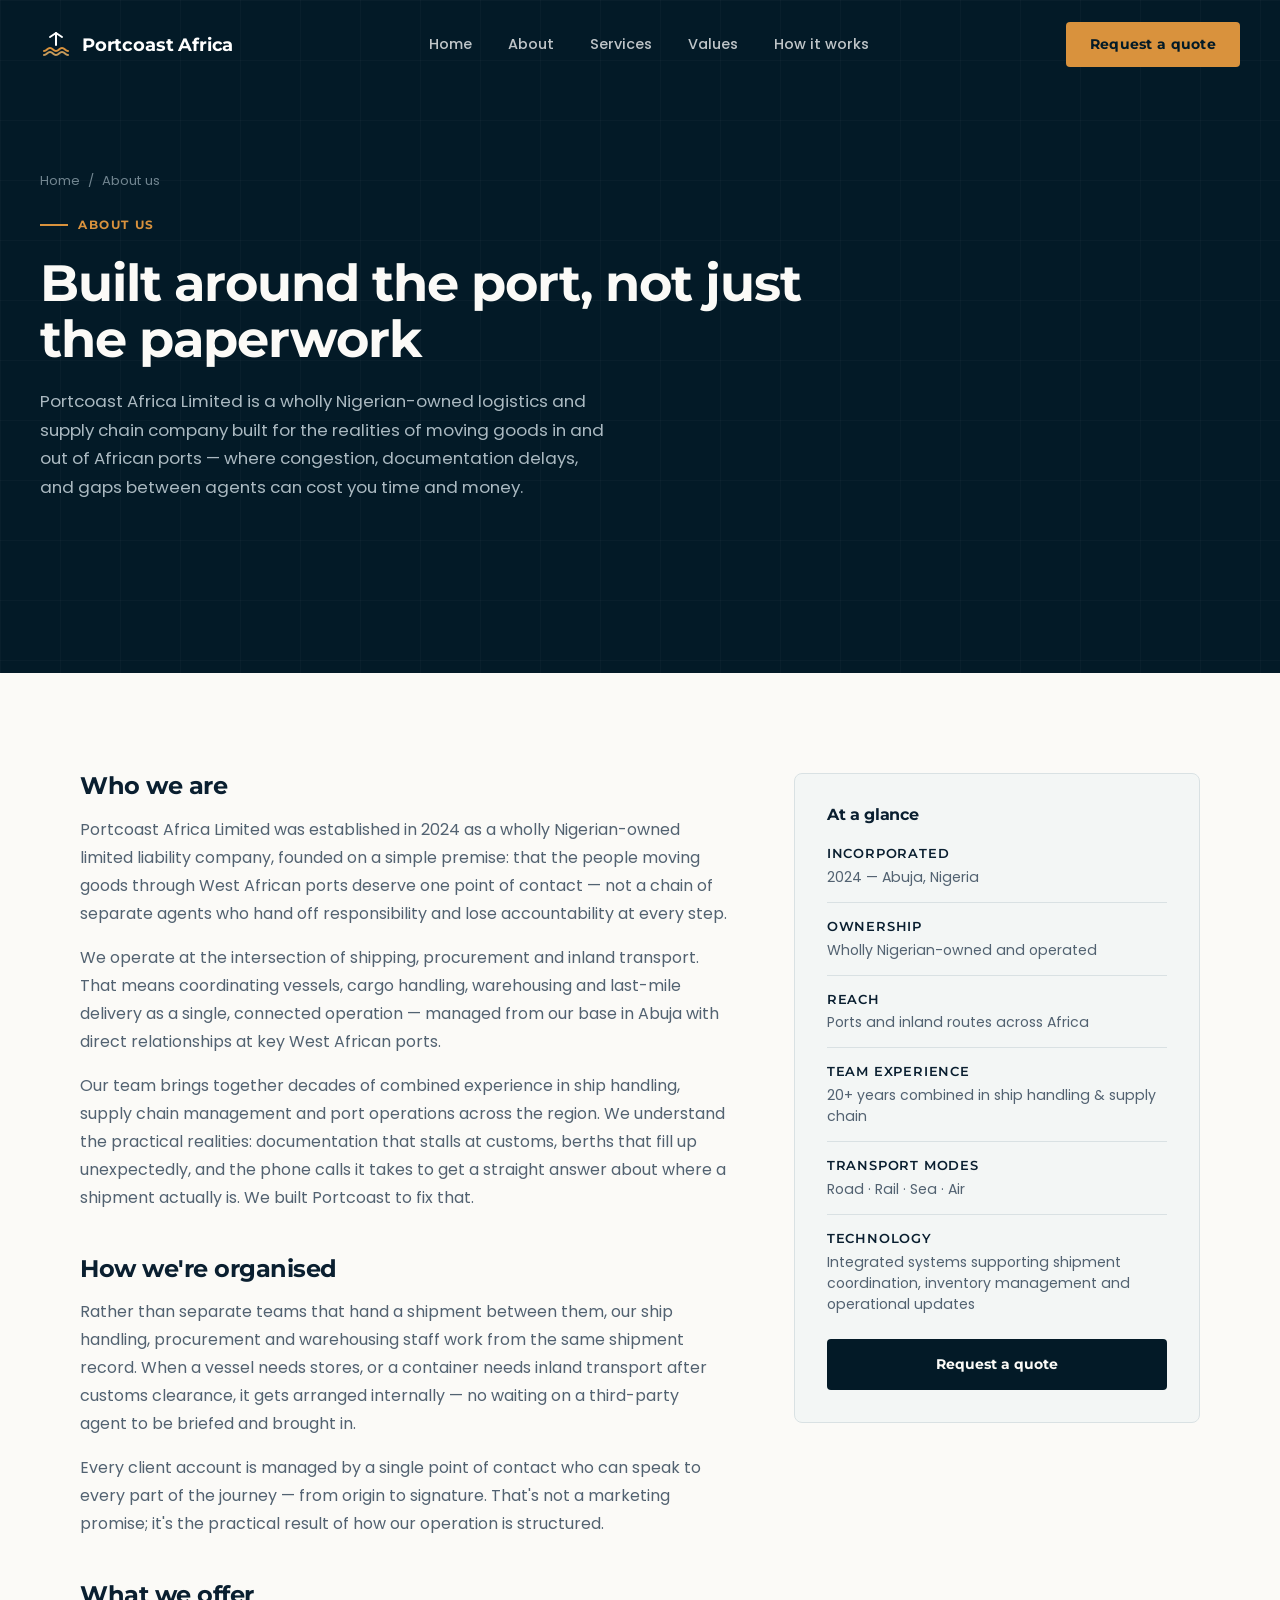
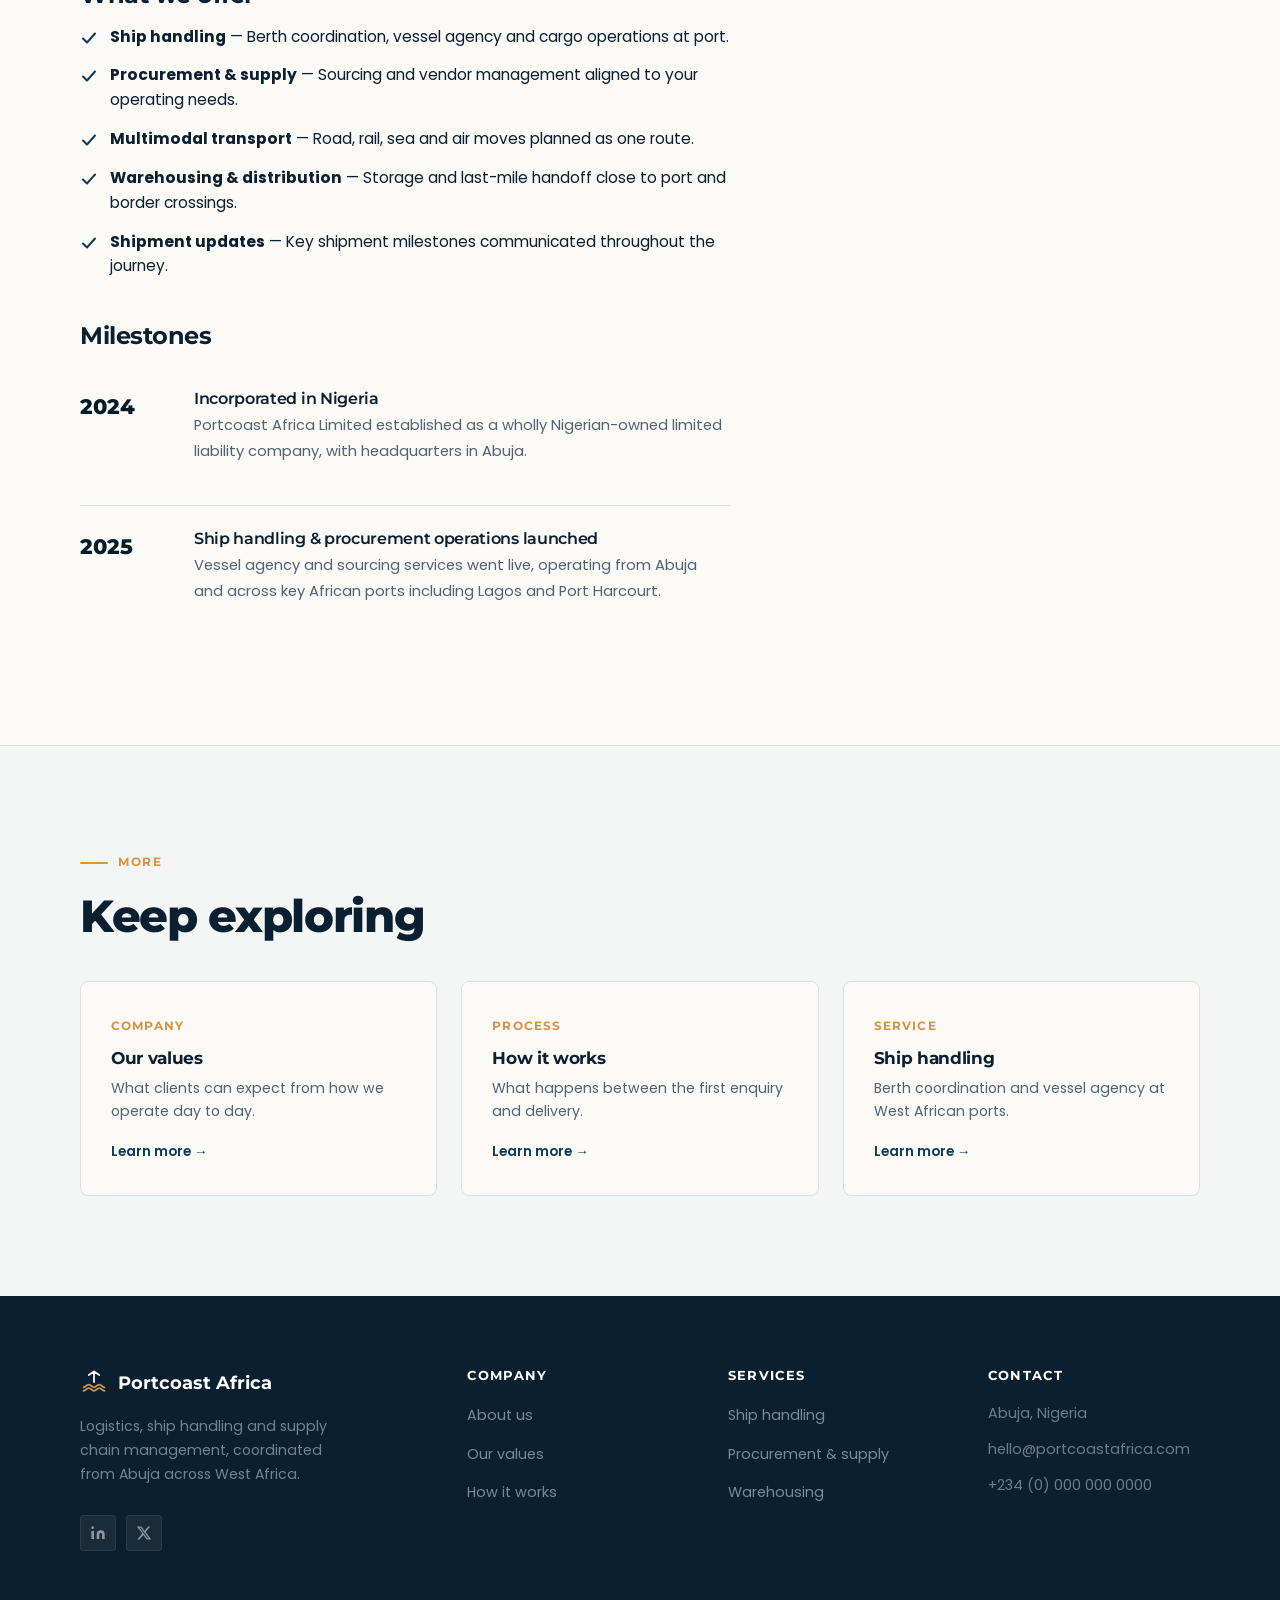
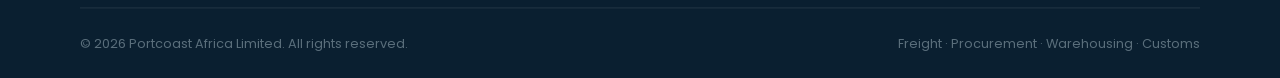
<file: about.html>
<!doctype html>
<html lang="en">
  <head>
    <meta charset="UTF-8" />
    <meta name="viewport" content="width=device-width, initial-scale=1.0" />
    <title>About Us — Portcoast Africa Limited</title>
    <meta
      name="description"
      content="Learn who Portcoast Africa Limited is — a wholly Nigerian-owned logistics and supply chain company built for the realities of African ports."
    />
    <link rel="preconnect" href="https://fonts.googleapis.com" />
    <link rel="preconnect" href="https://fonts.gstatic.com" crossorigin />
    <link
      href="https://fonts.googleapis.com/css2?family=Montserrat:wght@400;500;600;700;800&family=Poppins:wght@300;400;500;600;700&display=swap"
      rel="stylesheet"
    />
    <link rel="stylesheet" href="styles.css" />
  </head>

  <body>
    <header id="site-header">
      <div class="wrap nav">
        <a href="index.html" class="brand">
          <svg
            class="mark"
            viewBox="0 0 32 32"
            fill="none"
            xmlns="http://www.w3.org/2000/svg"
          >
            <path
              d="M4 22C7 22 7 19 10 19C13 19 13 22 16 22C19 22 19 19 22 19C25 19 25 22 28 22"
              stroke="#D9923D"
              stroke-width="2"
              stroke-linecap="round"
            />
            <path
              d="M4 26C7 26 7 23 10 23C13 23 13 26 16 26C19 26 19 23 22 23C25 23 25 26 28 26"
              stroke="#C79B5B"
              stroke-width="2"
              stroke-linecap="round"
            />
            <path
              d="M16 4V16M16 4L22 8M16 4L10 8"
              stroke="#fff"
              stroke-width="2"
              stroke-linecap="round"
              stroke-linejoin="round"
            />
          </svg>
          Portcoast Africa
        </a>
        <ul class="navlinks">
          <li><a href="index.html">Home</a></li>
          <li><a href="about.html">About</a></li>
          <li><a href="index.html#services">Services</a></li>
          <li><a href="values.html">Values</a></li>
          <li><a href="how-it-works.html">How it works</a></li>
        </ul>
        <a href="index.html#quote" class="nav-cta">Request a quote</a>
      </div>
    </header>
    <script>
      const h = document.getElementById("site-header");
      window.addEventListener("scroll", () => {
        h.classList.toggle("scrolled", window.scrollY > 40);
      });
      h.classList.add("scrolled"); // always dark on interior pages
    </script>

    <!-- Page Hero -->
    <section class="page-hero">
      <div class="wrap page-hero-inner">
        <div class="breadcrumb">
          <a href="index.html">Home</a>
          <span>/</span>
          <span>About us</span>
        </div>
        <div class="eyebrow-line"><span class="dash"></span>ABOUT US</div>
        <h1>Built around the port, not just the paperwork</h1>
        <p class="lead">
          Portcoast Africa Limited is a wholly Nigerian-owned logistics and
          supply chain company built for the realities of moving goods in and
          out of African ports — where congestion, documentation delays, and
          gaps between agents can cost you time and money.
        </p>
      </div>
    </section>

    <!-- Main About Content -->
    <section>
      <div class="wrap content-layout">
        <div class="content-main">
          <!-- Who We Are -->
          <h2>Who we are</h2>
          <p>
            Portcoast Africa Limited was established in 2024 as a wholly
            Nigerian-owned limited liability company, founded on a simple
            premise: that the people moving goods through West African ports
            deserve one point of contact — not a chain of separate agents who
            hand off responsibility and lose accountability at every step.
          </p>
          <p>
            We operate at the intersection of shipping, procurement and inland
            transport. That means coordinating vessels, cargo handling,
            warehousing and last-mile delivery as a single, connected operation
            — managed from our base in Abuja with direct relationships at key
            West African ports.
          </p>
          <p>
            Our team brings together decades of combined experience in ship
            handling, supply chain management and port operations across the
            region. We understand the practical realities: documentation that
            stalls at customs, berths that fill up unexpectedly, and the phone
            calls it takes to get a straight answer about where a shipment
            actually is. We built Portcoast to fix that.
          </p>

          <!-- How We're Organized -->
          <h2>How we're organised</h2>
          <p>
            Rather than separate teams that hand a shipment between them, our
            ship handling, procurement and warehousing staff work from the same
            shipment record. When a vessel needs stores, or a container needs
            inland transport after customs clearance, it gets arranged
            internally — no waiting on a third-party agent to be briefed and
            brought in.
          </p>
          <p>
            Every client account is managed by a single point of contact who can
            speak to every part of the journey — from origin to signature.
            That's not a marketing promise; it's the practical result of how our
            operation is structured.
          </p>

          <!-- What We Offer -->
          <h2>What we offer</h2>
          <ul class="plain">
            <li>
              <svg width="18" height="18" viewBox="0 0 18 18" fill="none">
                <path
                  d="M3 9.5L7 13.5L15 4.5"
                  stroke="#0F3A5C"
                  stroke-width="2"
                  stroke-linecap="round"
                  stroke-linejoin="round"
                />
              </svg>
              <span
                ><strong>Ship handling</strong> — Berth coordination, vessel
                agency and cargo operations at port.</span
              >
            </li>
            <li>
              <svg width="18" height="18" viewBox="0 0 18 18" fill="none">
                <path
                  d="M3 9.5L7 13.5L15 4.5"
                  stroke="#0F3A5C"
                  stroke-width="2"
                  stroke-linecap="round"
                  stroke-linejoin="round"
                />
              </svg>
              <span
                ><strong>Procurement &amp; supply</strong> — Sourcing and vendor
                management aligned to your operating needs.</span
              >
            </li>
            <li>
              <svg width="18" height="18" viewBox="0 0 18 18" fill="none">
                <path
                  d="M3 9.5L7 13.5L15 4.5"
                  stroke="#0F3A5C"
                  stroke-width="2"
                  stroke-linecap="round"
                  stroke-linejoin="round"
                />
              </svg>
              <span
                ><strong>Multimodal transport</strong> — Road, rail, sea and air
                moves planned as one route.</span
              >
            </li>
            <li>
              <svg width="18" height="18" viewBox="0 0 18 18" fill="none">
                <path
                  d="M3 9.5L7 13.5L15 4.5"
                  stroke="#0F3A5C"
                  stroke-width="2"
                  stroke-linecap="round"
                  stroke-linejoin="round"
                />
              </svg>
              <span
                ><strong>Warehousing &amp; distribution</strong> — Storage and
                last-mile handoff close to port and border crossings.</span
              >
            </li>
            <li>
              <svg width="18" height="18" viewBox="0 0 18 18" fill="none">
                <path
                  d="M3 9.5L7 13.5L15 4.5"
                  stroke="#0F3A5C"
                  stroke-width="2"
                  stroke-linecap="round"
                  stroke-linejoin="round"
                />
              </svg>
              <span
                ><strong>Shipment updates</strong> — Key shipment milestones
                communicated throughout the journey.
              </span>
            </li>
          </ul>

          <!-- Milestones -->
          <h2>Milestones</h2>
          <div class="timeline">
            <div class="tl-item">
              <div class="tl-year">2024</div>
              <div>
                <h3>Incorporated in Nigeria</h3>
                <p>
                  Portcoast Africa Limited established as a wholly
                  Nigerian-owned limited liability company, with headquarters in
                  Abuja.
                </p>
              </div>
            </div>
            <div class="tl-item">
              <div class="tl-year">2025</div>
              <div>
                <h3>Ship handling &amp; procurement operations launched</h3>
                <p>
                  Vessel agency and sourcing services went live, operating from
                  Abuja and across key African ports including Lagos and
                  Port Harcourt.
                </p>
              </div>
            </div>
            <!-- <div class="tl-item">
              <div class="tl-year">2026</div>
              <div>
                <h3>Warehousing &amp; visibility platform introduced</h3>
                <p>
                  In-house Transport and Warehouse Management Systems deployed,
                  giving clients direct, real-time visibility into their
                  shipments and inventory without needing to call.
                </p>
              </div>
            </div> -->
          </div>
        </div>

        <!-- Sidebar -->
        <aside class="sidebar-box">
          <h3>At a glance</h3>
          <ul>
            <li>
              <strong>Incorporated</strong>
              2024 — Abuja, Nigeria
            </li>
            <li>
              <strong>Ownership</strong>
              Wholly Nigerian-owned and operated
            </li>
            <li>
              <strong>Reach</strong>
              Ports and inland routes across Africa
            </li>
            <li>
              <strong>Team experience</strong>
              20+ years combined in ship handling &amp; supply chain
            </li>
            <li>
              <strong>Transport modes</strong>
              Road · Rail · Sea · Air
            </li>
            <li>
              <strong>Technology</strong>
              Integrated systems supporting shipment coordination, inventory management and operational updates
            </li>
          </ul>
          <a href="index.html#quote" class="sidebar-cta">Request a quote</a>
        </aside>
      </div>
    </section>

    <!-- Related Links -->
    <section class="related">
      <div class="wrap">
        <div style="margin-bottom: 40px">
          <div class="section-label">More</div>
          <h2 class="section-title">Keep exploring</h2>
        </div>
        <div class="related-grid">
          <div class="related-card">
            <span>COMPANY</span>
            <h3>Our values</h3>
            <p>What clients can expect from how we operate day to day.</p>
            <a href="values.html">Learn more →</a>
          </div>
          <div class="related-card">
            <span>PROCESS</span>
            <h3>How it works</h3>
            <p>What happens between the first enquiry and delivery.</p>
            <a href="how-it-works.html">Learn more →</a>
          </div>
          <div class="related-card">
            <span>SERVICE</span>
            <h3>Ship handling</h3>
            <p>Berth coordination and vessel agency at West African ports.</p>
            <a href="ship-handling.html">Learn more →</a>
          </div>
        </div>
      </div>
    </section>

    <footer>
      <div class="wrap">
        <div class="footer-top">
          <div class="footer-brand-wrap">
            <a href="index.html" class="footer-brand">
              <svg width="28" height="28" viewBox="0 0 32 32" fill="none">
                <path
                  d="M4 22C7 22 7 19 10 19C13 19 13 22 16 22C19 22 19 19 22 19C25 19 25 22 28 22"
                  stroke="#D9923D"
                  stroke-width="2"
                  stroke-linecap="round"
                />
                <path
                  d="M4 26C7 26 7 23 10 23C13 23 13 26 16 26C19 26 19 23 22 23C25 23 25 26 28 26"
                  stroke="#C79B5B"
                  stroke-width="2"
                  stroke-linecap="round"
                />
                <path
                  d="M16 4V16M16 4L22 8M16 4L10 8"
                  stroke="white"
                  stroke-width="2"
                  stroke-linecap="round"
                  stroke-linejoin="round"
                />
              </svg>
              Portcoast Africa
            </a>
            <p>
              Logistics, ship handling and supply chain management, coordinated
              from Abuja across West Africa.
            </p>
            <div class="footer-socials">
              <a href="#" class="footer-social" aria-label="LinkedIn"
                ><svg viewBox="0 0 24 24" fill="currentColor">
                  <path
                    d="M16 8a6 6 0 0 1 6 6v7h-4v-7a2 2 0 0 0-2-2 2 2 0 0 0-2 2v7h-4v-7a6 6 0 0 1 6-6z"
                  />
                  <rect x="2" y="9" width="4" height="12" />
                  <circle cx="4" cy="4" r="2" /></svg
              ></a>
              <a href="#" class="footer-social" aria-label="Twitter"
                ><svg viewBox="0 0 24 24" fill="currentColor">
                  <path
                    d="M18.244 2.25h3.308l-7.227 8.26 8.502 11.24H16.17l-5.214-6.817L4.99 21.75H1.68l7.73-8.835L1.254 2.25H8.08l4.713 6.231zm-1.161 17.52h1.833L7.084 4.126H5.117z"
                  /></svg
              ></a>
            </div>
          </div>
          <div class="footer-col">
            <h4>Company</h4>
            <ul>
              <li><a href="about.html">About us</a></li>
              <li><a href="values.html">Our values</a></li>
              <li><a href="how-it-works.html">How it works</a></li>
            </ul>
          </div>
          <div class="footer-col">
            <h4>Services</h4>
            <ul>
              <li><a href="ship-handling.html">Ship handling</a></li>
              <li>
                <a href="procurement-supply.html">Procurement &amp; supply</a>
              </li>
              <li><a href="warehousing.html">Warehousing</a></li>
            </ul>
          </div>
          <div class="footer-col">
            <h4>Contact</h4>
            <ul>
              <li>Abuja, Nigeria</li>
              <li>hello@portcoastafrica.com</li>
              <li>+234 (0) 000 000 0000</li>
            </ul>
          </div>
        </div>
        <div class="footer-bottom">
          <span>© 2026 Portcoast Africa Limited. All rights reserved.</span>
          <span>Freight · Procurement · Warehousing · Customs</span>
        </div>
      </div>
    </footer>
  </body>
</html>
</file>
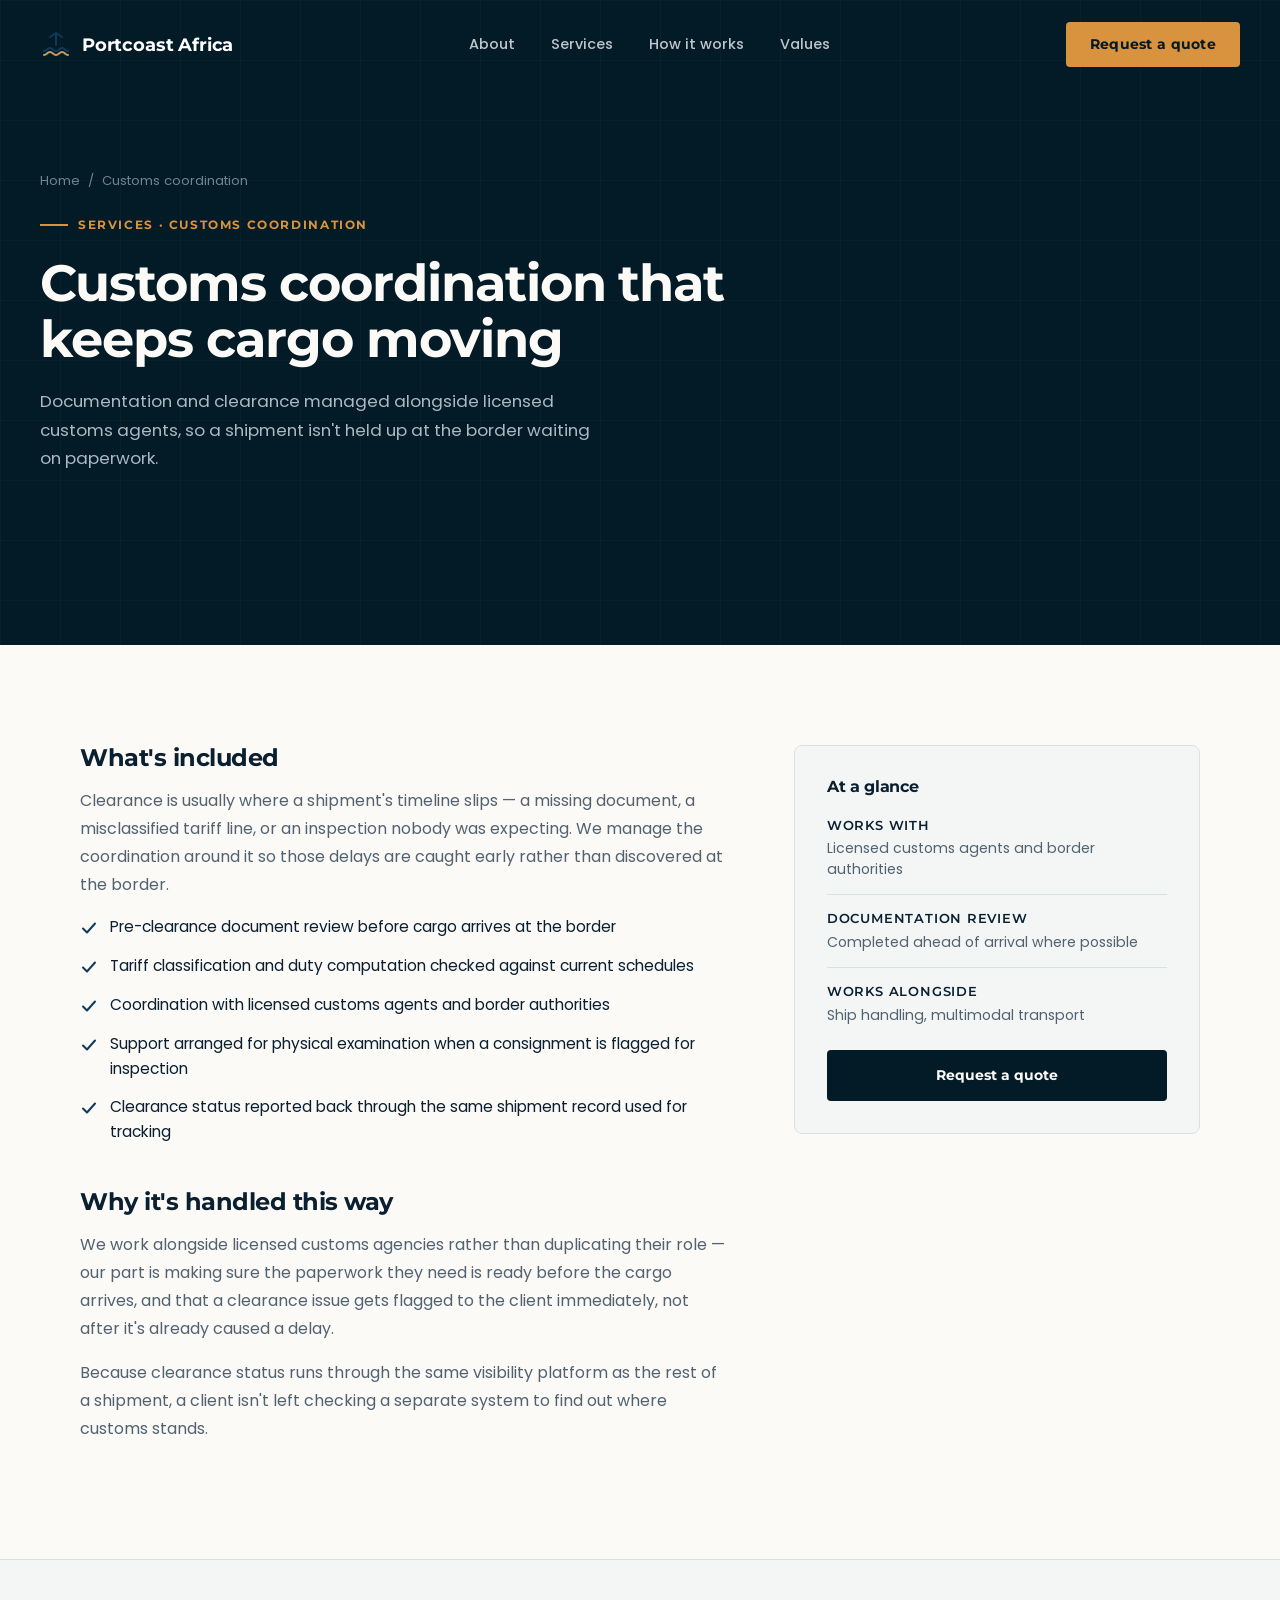
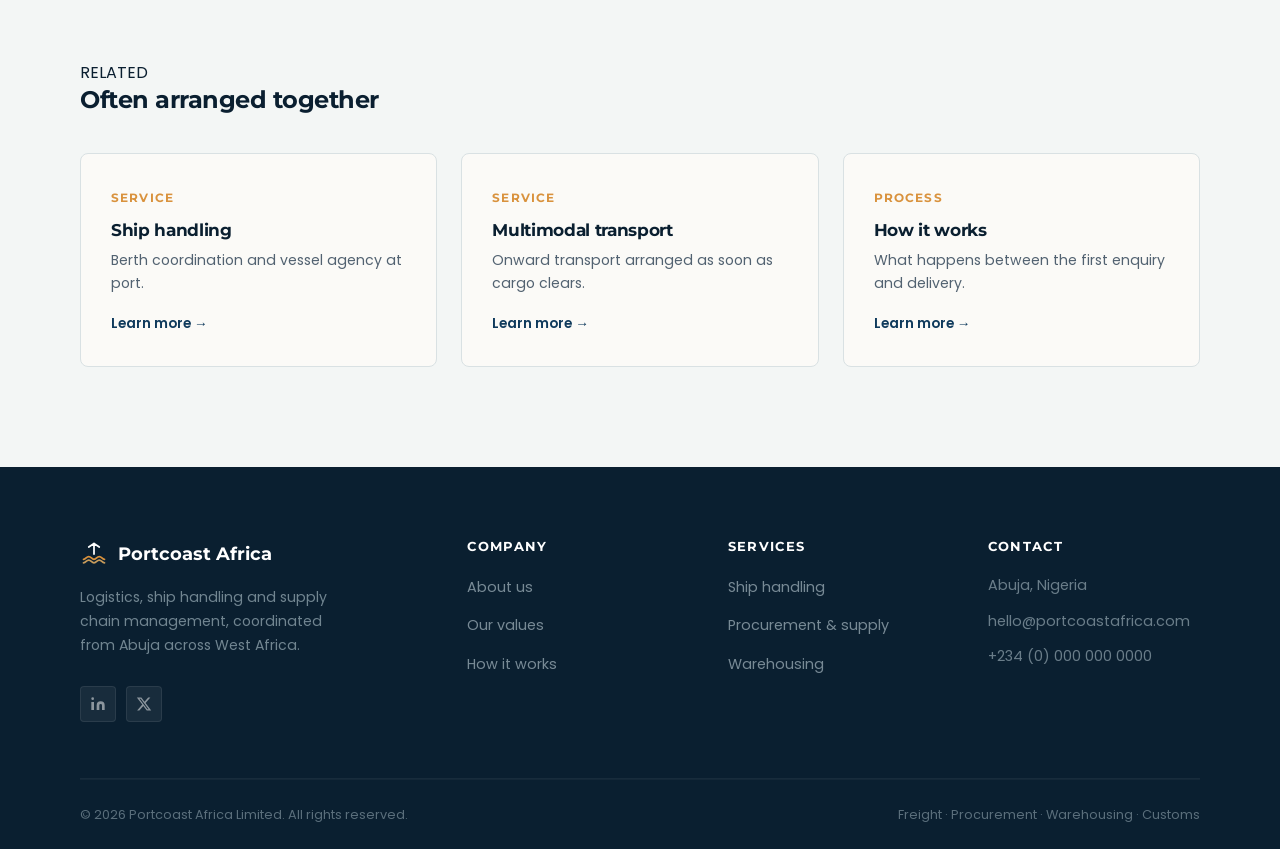
<file: customs-coordination.html>
<!doctype html>
<html lang="en">
  <head>
    <meta charset="UTF-8" />
    <meta name="viewport" content="width=device-width, initial-scale=1.0" />
    <title>Customs Coordination — Portcoast Africa Limited</title>
    <link rel="preconnect" href="https://fonts.googleapis.com" />
    <link rel="preconnect" href="https://fonts.gstatic.com" crossorigin />
    <link
      href="https://fonts.googleapis.com/css2?family=Montserrat:wght@400;500;600;700;800&family=Poppins:wght@300;400;500;600;700&display=swap"
      rel="stylesheet"
    />
    <link rel="stylesheet" href="styles.css" />
  </head>
  <body>
    <header>
      <div class="wrap nav">
        <a href="index.html" class="brand">
          <svg
            class="mark"
            viewBox="0 0 32 32"
            fill="none"
            xmlns="http://www.w3.org/2000/svg"
          >
            <path
              d="M4 22C7 22 7 19 10 19C13 19 13 22 16 22C19 22 19 19 22 19C25 19 25 22 28 22"
              stroke="#0F3A5C"
              stroke-width="2"
              stroke-linecap="round"
            />
            <path
              d="M4 26C7 26 7 23 10 23C13 23 13 26 16 26C19 26 19 23 22 23C25 23 25 26 28 26"
              stroke="#C79B5B"
              stroke-width="2"
              stroke-linecap="round"
            />
            <path
              d="M16 4V16M16 4L22 8M16 4L10 8"
              stroke="#0F3A5C"
              stroke-width="2"
              stroke-linecap="round"
              stroke-linejoin="round"
            />
          </svg>
          Portcoast Africa
        </a>
        <ul class="navlinks">
          <li><a href="about.html">About</a></li>
          <li><a href="index.html#services">Services</a></li>
          <li><a href="how-it-works.html">How it works</a></li>
          <li><a href="about.html#values">Values</a></li>
        </ul>
        <a href="index.html#quote" class="nav-cta">Request a quote</a>
      </div>
    </header>
    <section class="page-hero">
      <div class="wrap page-hero-inner">
        <div class="breadcrumb">
          <a href="index.html">Home</a><span>/</span
          ><span>Customs coordination</span>
        </div>
        <div class="eyebrow-line">
          <span class="dash"></span>SERVICES · CUSTOMS COORDINATION
        </div>
        <h1>Customs coordination that keeps cargo moving</h1>
        <p class="lead">
          Documentation and clearance managed alongside licensed customs agents,
          so a shipment isn't held up at the border waiting on paperwork.
        </p>
      </div>
    </section>
    <section>
      <div class="wrap content-layout">
        <div class="content-main">
          <h2>What's included</h2>
          <p>
            Clearance is usually where a shipment's timeline slips — a missing
            document, a misclassified tariff line, or an inspection nobody was
            expecting. We manage the coordination around it so those delays are
            caught early rather than discovered at the border.
          </p>
          <ul class="plain">
            <li>
              <svg width="18" height="18" viewBox="0 0 18 18" fill="none">
                <path
                  d="M3 9.5L7 13.5L15 4.5"
                  stroke="#0F3A5C"
                  stroke-width="2"
                  stroke-linecap="round"
                  stroke-linejoin="round"
                /></svg
              >Pre-clearance document review before cargo arrives at the border
            </li>
            <li>
              <svg width="18" height="18" viewBox="0 0 18 18" fill="none">
                <path
                  d="M3 9.5L7 13.5L15 4.5"
                  stroke="#0F3A5C"
                  stroke-width="2"
                  stroke-linecap="round"
                  stroke-linejoin="round"
                /></svg
              >Tariff classification and duty computation checked against
              current schedules
            </li>
            <li>
              <svg width="18" height="18" viewBox="0 0 18 18" fill="none">
                <path
                  d="M3 9.5L7 13.5L15 4.5"
                  stroke="#0F3A5C"
                  stroke-width="2"
                  stroke-linecap="round"
                  stroke-linejoin="round"
                /></svg
              >Coordination with licensed customs agents and border authorities
            </li>
            <li>
              <svg width="18" height="18" viewBox="0 0 18 18" fill="none">
                <path
                  d="M3 9.5L7 13.5L15 4.5"
                  stroke="#0F3A5C"
                  stroke-width="2"
                  stroke-linecap="round"
                  stroke-linejoin="round"
                /></svg
              >Support arranged for physical examination when a consignment is
              flagged for inspection
            </li>
            <li>
              <svg width="18" height="18" viewBox="0 0 18 18" fill="none">
                <path
                  d="M3 9.5L7 13.5L15 4.5"
                  stroke="#0F3A5C"
                  stroke-width="2"
                  stroke-linecap="round"
                  stroke-linejoin="round"
                /></svg
              >Clearance status reported back through the same shipment record
              used for tracking
            </li>
          </ul>
          <h2>Why it's handled this way</h2>
          <p>
            We work alongside licensed customs agencies rather than duplicating
            their role — our part is making sure the paperwork they need is
            ready before the cargo arrives, and that a clearance issue gets
            flagged to the client immediately, not after it's already caused a
            delay.
          </p>
          <p>
            Because clearance status runs through the same visibility platform
            as the rest of a shipment, a client isn't left checking a separate
            system to find out where customs stands.
          </p>
        </div>
        <aside class="sidebar-box">
          <h3>At a glance</h3>
          <ul>
            <li>
              <strong>Works with</strong>Licensed customs agents and border
              authorities
            </li>
            <li>
              <strong>Documentation review</strong>Completed ahead of arrival
              where possible
            </li>
            <li>
              <strong>Works alongside</strong>Ship handling, multimodal
              transport
            </li>
          </ul>
          <a href="index.html#quote" class="sidebar-cta">Request a quote</a>
        </aside>
      </div>
    </section>
    <section class="related">
      <div class="wrap">
        <div class="section-head" style="margin-bottom: 0">
          <div class="kicker"><span class="dash"></span>RELATED</div>
          <h2>Often arranged together</h2>
        </div>
        <div class="related-grid">
          <div class="related-card">
            <span>SERVICE</span>
            <h3>Ship handling</h3>
            <p>Berth coordination and vessel agency at port.</p>
            <a href="ship-handling.html">Learn more →</a>
          </div>
          <div class="related-card">
            <span>SERVICE</span>
            <h3>Multimodal transport</h3>
            <p>Onward transport arranged as soon as cargo clears.</p>
            <a href="multimodal-transport.html">Learn more →</a>
          </div>
          <div class="related-card">
            <span>PROCESS</span>
            <h3>How it works</h3>
            <p>What happens between the first enquiry and delivery.</p>
            <a href="how-it-works.html">Learn more →</a>
          </div>
        </div>
      </div>
    </section>
    <footer>
      <div class="wrap">
        <div class="footer-top">
          <div class="footer-brand-wrap">
            <a href="index.html" class="footer-brand">
              <svg width="28" height="28" viewBox="0 0 32 32" fill="none">
                <path
                  d="M4 22C7 22 7 19 10 19C13 19 13 22 16 22C19 22 19 19 22 19C25 19 25 22 28 22"
                  stroke="#D9923D"
                  stroke-width="2"
                  stroke-linecap="round"
                />
                <path
                  d="M4 26C7 26 7 23 10 23C13 23 13 26 16 26C19 26 19 23 22 23C25 23 25 26 28 26"
                  stroke="#C79B5B"
                  stroke-width="2"
                  stroke-linecap="round"
                />
                <path
                  d="M16 4V16M16 4L22 8M16 4L10 8"
                  stroke="white"
                  stroke-width="2"
                  stroke-linecap="round"
                  stroke-linejoin="round"
                />
              </svg>
              Portcoast Africa
            </a>
            <p>
              Logistics, ship handling and supply chain management, coordinated
              from Abuja across West Africa.
            </p>
            <div class="footer-socials">
              <a href="#" class="footer-social" aria-label="LinkedIn"
                ><svg viewBox="0 0 24 24" fill="currentColor">
                  <path
                    d="M16 8a6 6 0 0 1 6 6v7h-4v-7a2 2 0 0 0-2-2 2 2 0 0 0-2 2v7h-4v-7a6 6 0 0 1 6-6z"
                  />
                  <rect x="2" y="9" width="4" height="12" />
                  <circle cx="4" cy="4" r="2" /></svg
              ></a>
              <a href="#" class="footer-social" aria-label="Twitter"
                ><svg viewBox="0 0 24 24" fill="currentColor">
                  <path
                    d="M18.244 2.25h3.308l-7.227 8.26 8.502 11.24H16.17l-5.214-6.817L4.99 21.75H1.68l7.73-8.835L1.254 2.25H8.08l4.713 6.231zm-1.161 17.52h1.833L7.084 4.126H5.117z"
                  /></svg
              ></a>
            </div>
          </div>
          <div class="footer-col">
            <h4>Company</h4>
            <ul>
              <li><a href="about.html">About us</a></li>
              <li><a href="values.html">Our values</a></li>
              <li><a href="how-it-works.html">How it works</a></li>
            </ul>
          </div>
          <div class="footer-col">
            <h4>Services</h4>
            <ul>
              <li><a href="ship-handling.html">Ship handling</a></li>
              <li>
                <a href="procurement-supply.html">Procurement &amp; supply</a>
              </li>
              <li><a href="warehousing.html">Warehousing</a></li>
            </ul>
          </div>
          <div class="footer-col">
            <h4>Contact</h4>
            <ul>
              <li>Abuja, Nigeria</li>
              <li>hello@portcoastafrica.com</li>
              <li>+234 (0) 000 000 0000</li>
            </ul>
          </div>
        </div>
        <div class="footer-bottom">
          <span>© 2026 Portcoast Africa Limited. All rights reserved.</span>
          <span>Freight · Procurement · Warehousing · Customs</span>
        </div>
      </div>
    </footer>
  </body>
</html>
</file>
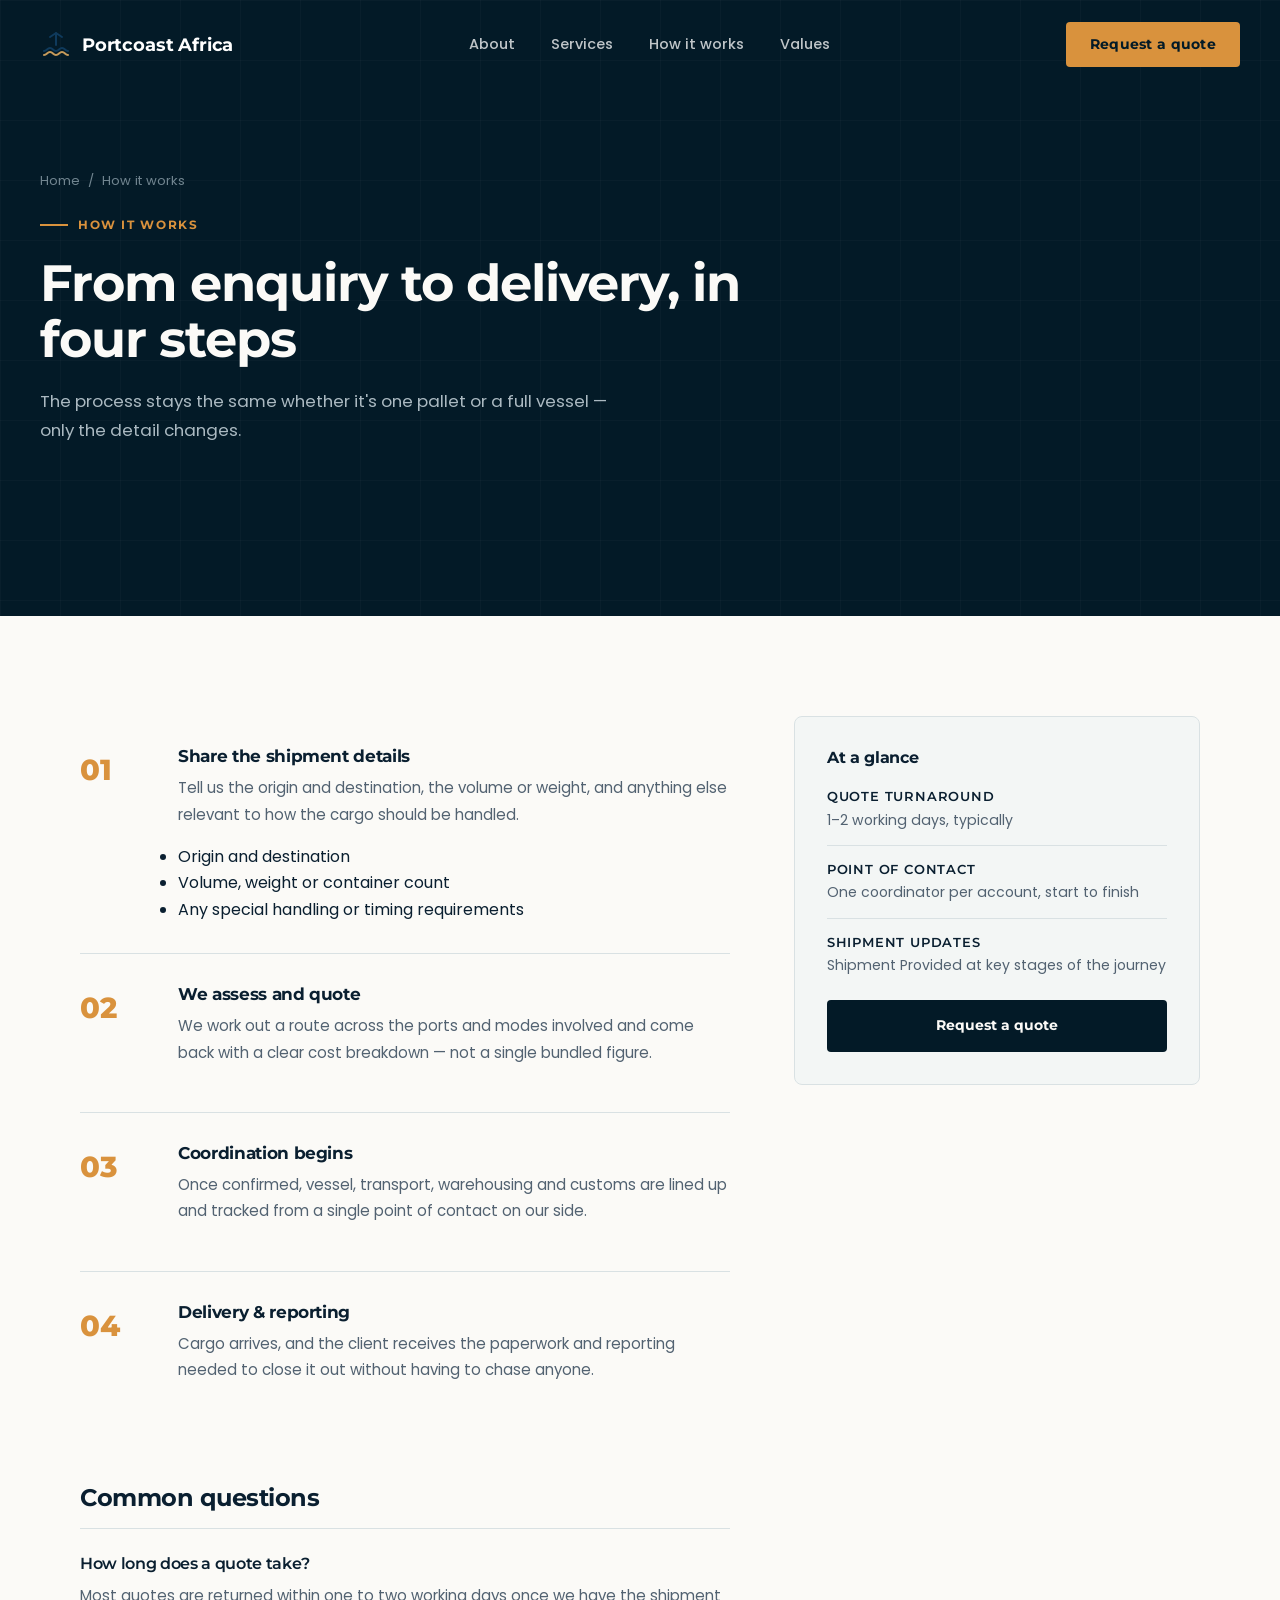
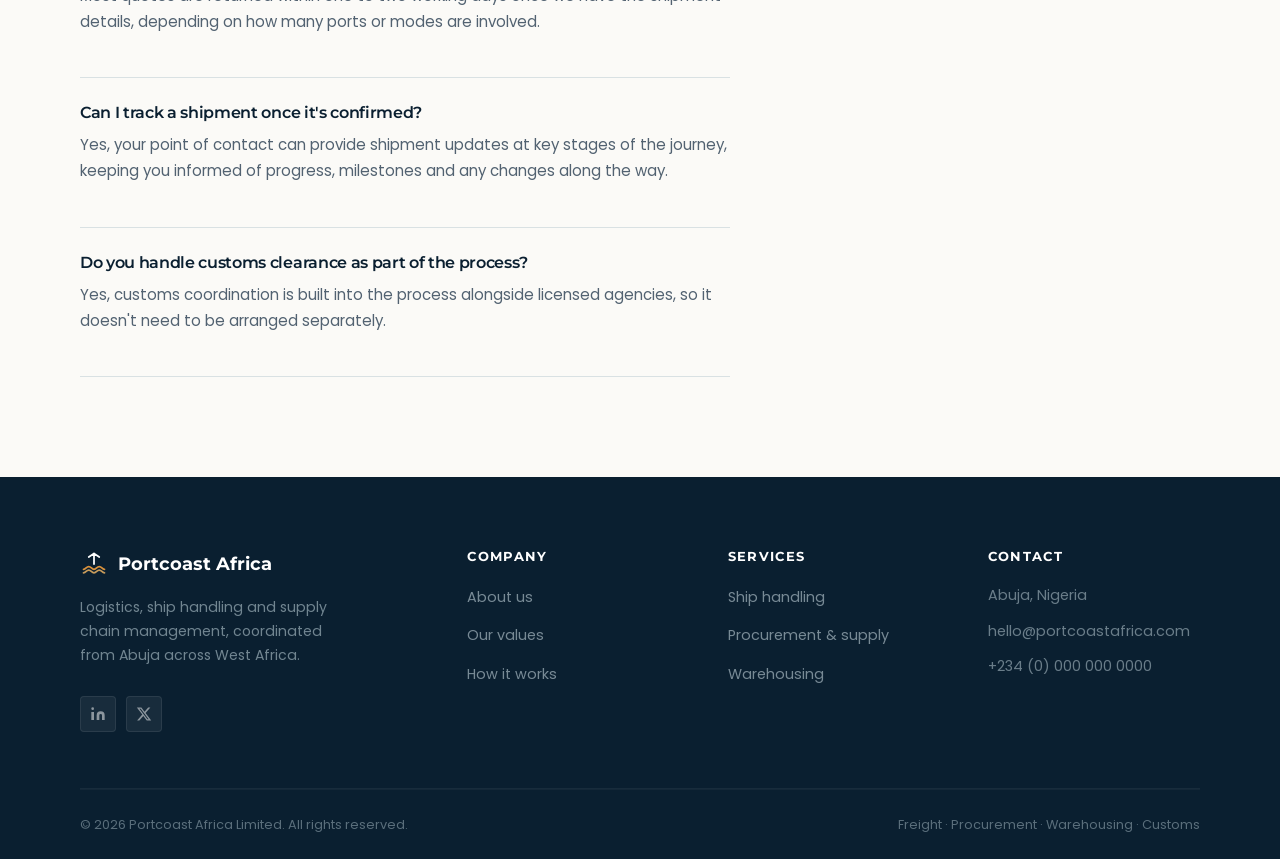
<file: how-it-works.html>
<!doctype html>
<html lang="en">
  <head>
    <meta charset="UTF-8" />
    <meta name="viewport" content="width=device-width, initial-scale=1.0" />
    <title>How It Works — Portcoast Africa Limited</title>
    <link rel="preconnect" href="https://fonts.googleapis.com" />
    <link rel="preconnect" href="https://fonts.gstatic.com" crossorigin />
    <link
      href="https://fonts.googleapis.com/css2?family=Montserrat:wght@400;500;600;700;800&family=Poppins:wght@300;400;500;600;700&display=swap"
      rel="stylesheet"
    />
    <link rel="stylesheet" href="styles.css" />
  </head>
  <body>
    <header>
      <div class="wrap nav">
        <a href="index.html" class="brand">
          <svg
            class="mark"
            viewBox="0 0 32 32"
            fill="none"
            xmlns="http://www.w3.org/2000/svg"
          >
            <path
              d="M4 22C7 22 7 19 10 19C13 19 13 22 16 22C19 22 19 19 22 19C25 19 25 22 28 22"
              stroke="#0F3A5C"
              stroke-width="2"
              stroke-linecap="round"
            />
            <path
              d="M4 26C7 26 7 23 10 23C13 23 13 26 16 26C19 26 19 23 22 23C25 23 25 26 28 26"
              stroke="#C79B5B"
              stroke-width="2"
              stroke-linecap="round"
            />
            <path
              d="M16 4V16M16 4L22 8M16 4L10 8"
              stroke="#0F3A5C"
              stroke-width="2"
              stroke-linecap="round"
              stroke-linejoin="round"
            />
          </svg>
          Portcoast Africa
        </a>
        <ul class="navlinks">
          <li><a href="about.html">About</a></li>
          <li><a href="index.html#services">Services</a></li>
          <li><a href="how-it-works.html">How it works</a></li>
          <li><a href="about.html#values">Values</a></li>
        </ul>
        <a href="index.html#quote" class="nav-cta">Request a quote</a>
      </div>
    </header>
    <section class="page-hero">
      <div class="wrap page-hero-inner">
        <div class="breadcrumb">
          <a href="index.html">Home</a><span>/</span><span>How it works</span>
        </div>
        <div class="eyebrow-line"><span class="dash"></span>HOW IT WORKS</div>
        <h1>From enquiry to delivery, in four steps</h1>
        <p class="lead">
          The process stays the same whether it's one pallet or a full vessel —
          only the detail changes.
        </p>
      </div>
    </section>
    <section>
      <div class="wrap content-layout">
        <div class="content-main">
          <div class="steps-detail">
            <div class="step-detail">
              <div class="num">01</div>
              <div>
                <h3>Share the shipment details</h3>
                <p>
                  Tell us the origin and destination, the volume or weight, and
                  anything else relevant to how the cargo should be handled.
                </p>
                <ul>
                  <li>Origin and destination</li>
                  <li>Volume, weight or container count</li>
                  <li>Any special handling or timing requirements</li>
                </ul>
              </div>
            </div>
            <div class="step-detail">
              <div class="num">02</div>
              <div>
                <h3>We assess and quote</h3>
                <p>
                  We work out a route across the ports and modes involved and
                  come back with a clear cost breakdown — not a single bundled
                  figure.
                </p>
              </div>
            </div>
            <div class="step-detail">
              <div class="num">03</div>
              <div>
                <h3>Coordination begins</h3>
                <p>
                  Once confirmed, vessel, transport, warehousing and customs are
                  lined up and tracked from a single point of contact on our
                  side.
                </p>
              </div>
            </div>
            <div class="step-detail">
              <div class="num">04</div>
              <div>
                <h3>Delivery &amp; reporting</h3>
                <p>
                  Cargo arrives, and the client receives the paperwork and
                  reporting needed to close it out without having to chase
                  anyone.
                </p>
              </div>
            </div>
          </div>
          <h2 style="margin-top: 56px">Common questions</h2>
          <div class="faq-item">
            <h3>How long does a quote take?</h3>
            <p>
              Most quotes are returned within one to two working days once we
              have the shipment details, depending on how many ports or modes
              are involved.
            </p>
          </div>
          <div class="faq-item">
            <h3>Can I track a shipment once it's confirmed?</h3>
            <p>
              Yes, your point of contact can provide shipment updates at key
              stages of the journey, keeping you informed of progress,
              milestones and any changes along the way.
            </p>
          </div>
          <div class="faq-item">
            <h3>Do you handle customs clearance as part of the process?</h3>
            <p>
              Yes, customs coordination is built into the process alongside
              licensed agencies, so it doesn't need to be arranged separately.
            </p>
          </div>
        </div>
        <aside class="sidebar-box">
          <h3>At a glance</h3>
          <ul>
            <li>
              <strong>Quote turnaround</strong>1–2 working days, typically
            </li>
            <li>
              <strong>Point of contact</strong>One coordinator per account,
              start to finish
            </li>
            <li>
              <strong>Shipment updates</strong>Shipment Provided at key stages
              of the journey
            </li>
          </ul>
          <a href="index.html#quote" class="sidebar-cta">Request a quote</a>
        </aside>
      </div>
    </section>
    <footer>
      <div class="wrap">
        <div class="footer-top">
          <div class="footer-brand-wrap">
            <a href="index.html" class="footer-brand">
              <svg width="28" height="28" viewBox="0 0 32 32" fill="none">
                <path
                  d="M4 22C7 22 7 19 10 19C13 19 13 22 16 22C19 22 19 19 22 19C25 19 25 22 28 22"
                  stroke="#D9923D"
                  stroke-width="2"
                  stroke-linecap="round"
                />
                <path
                  d="M4 26C7 26 7 23 10 23C13 23 13 26 16 26C19 26 19 23 22 23C25 23 25 26 28 26"
                  stroke="#C79B5B"
                  stroke-width="2"
                  stroke-linecap="round"
                />
                <path
                  d="M16 4V16M16 4L22 8M16 4L10 8"
                  stroke="white"
                  stroke-width="2"
                  stroke-linecap="round"
                  stroke-linejoin="round"
                />
              </svg>
              Portcoast Africa
            </a>
            <p>
              Logistics, ship handling and supply chain management, coordinated
              from Abuja across West Africa.
            </p>
            <div class="footer-socials">
              <a href="#" class="footer-social" aria-label="LinkedIn"
                ><svg viewBox="0 0 24 24" fill="currentColor">
                  <path
                    d="M16 8a6 6 0 0 1 6 6v7h-4v-7a2 2 0 0 0-2-2 2 2 0 0 0-2 2v7h-4v-7a6 6 0 0 1 6-6z"
                  />
                  <rect x="2" y="9" width="4" height="12" />
                  <circle cx="4" cy="4" r="2" /></svg
              ></a>
              <a href="#" class="footer-social" aria-label="Twitter"
                ><svg viewBox="0 0 24 24" fill="currentColor">
                  <path
                    d="M18.244 2.25h3.308l-7.227 8.26 8.502 11.24H16.17l-5.214-6.817L4.99 21.75H1.68l7.73-8.835L1.254 2.25H8.08l4.713 6.231zm-1.161 17.52h1.833L7.084 4.126H5.117z"
                  /></svg
              ></a>
            </div>
          </div>
          <div class="footer-col">
            <h4>Company</h4>
            <ul>
              <li><a href="about.html">About us</a></li>
              <li><a href="values.html">Our values</a></li>
              <li><a href="how-it-works.html">How it works</a></li>
            </ul>
          </div>
          <div class="footer-col">
            <h4>Services</h4>
            <ul>
              <li><a href="ship-handling.html">Ship handling</a></li>
              <li>
                <a href="procurement-supply.html">Procurement &amp; supply</a>
              </li>
              <li><a href="warehousing.html">Warehousing</a></li>
            </ul>
          </div>
          <div class="footer-col">
            <h4>Contact</h4>
            <ul>
              <li>Abuja, Nigeria</li>
              <li>hello@portcoastafrica.com</li>
              <li>+234 (0) 000 000 0000</li>
            </ul>
          </div>
        </div>
        <div class="footer-bottom">
          <span>© 2026 Portcoast Africa Limited. All rights reserved.</span>
          <span>Freight · Procurement · Warehousing · Customs</span>
        </div>
      </div>
    </footer>
  </body>
</html>
</file>
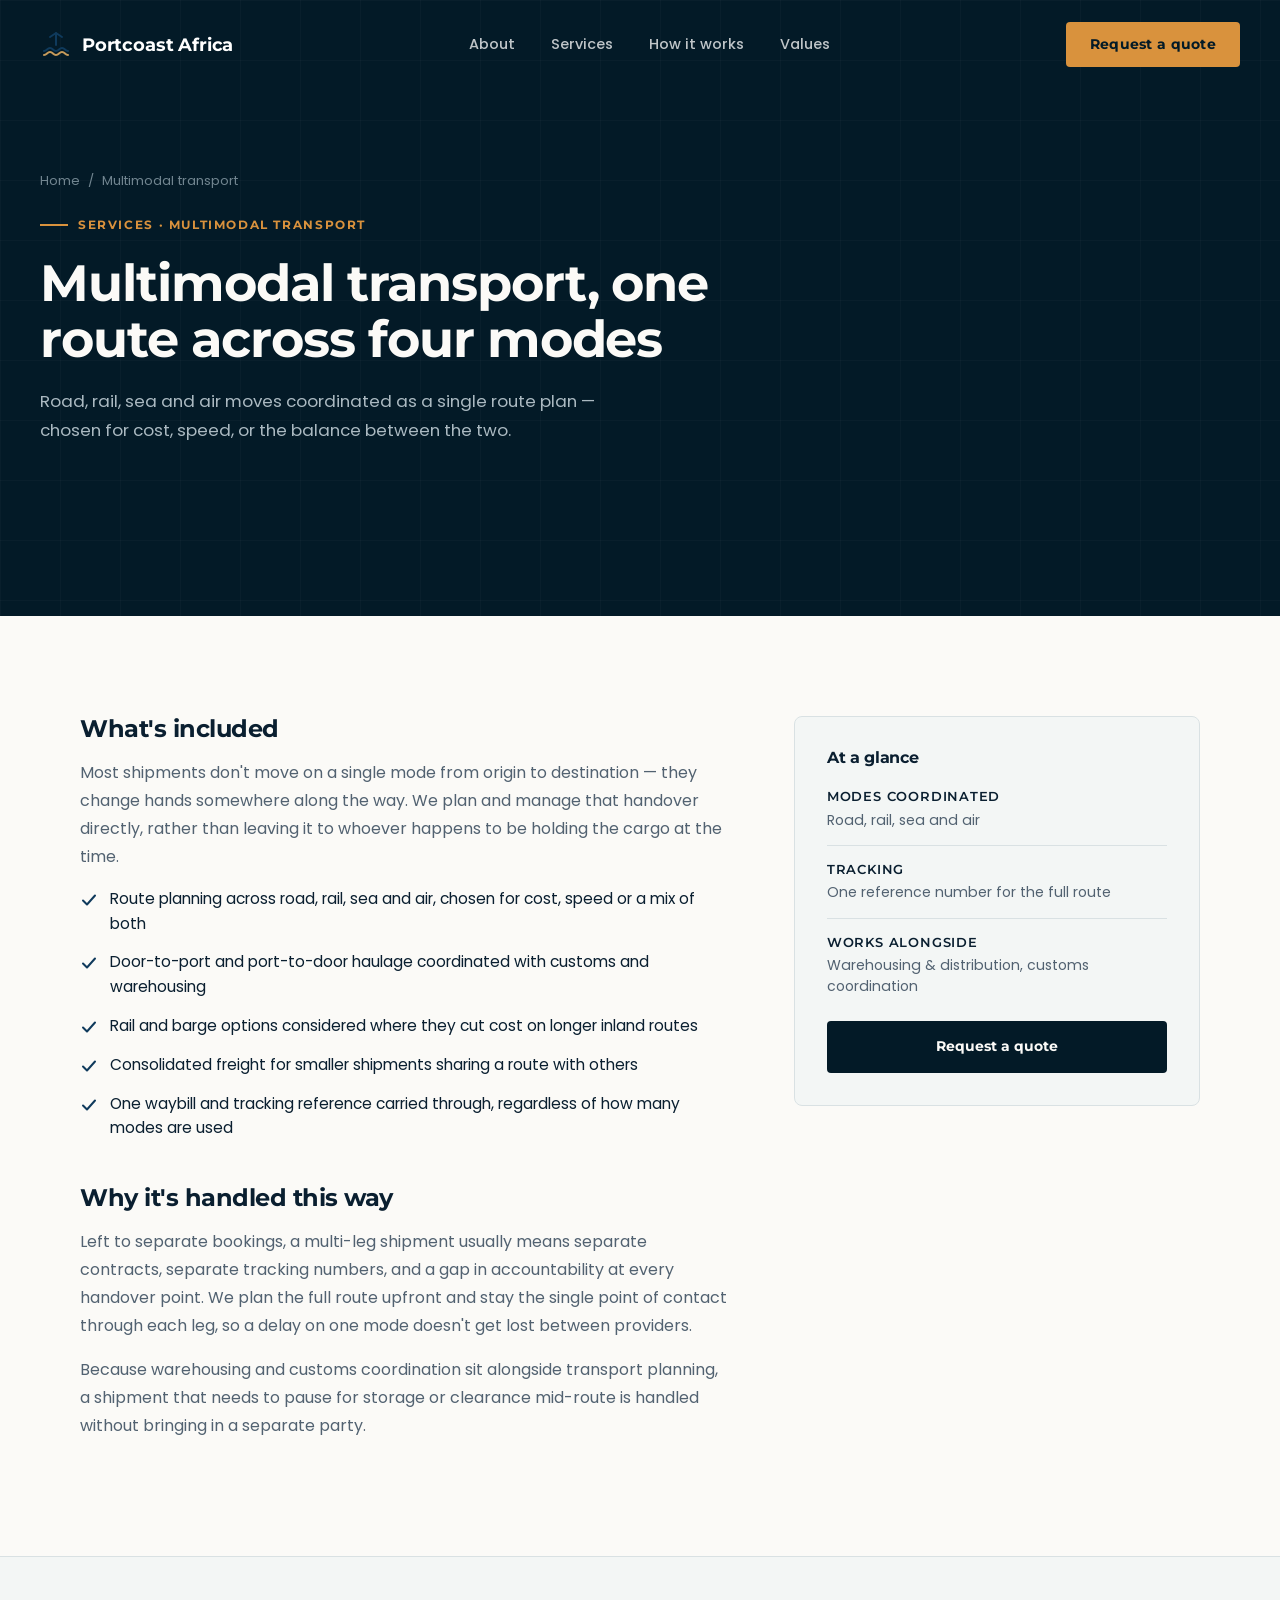
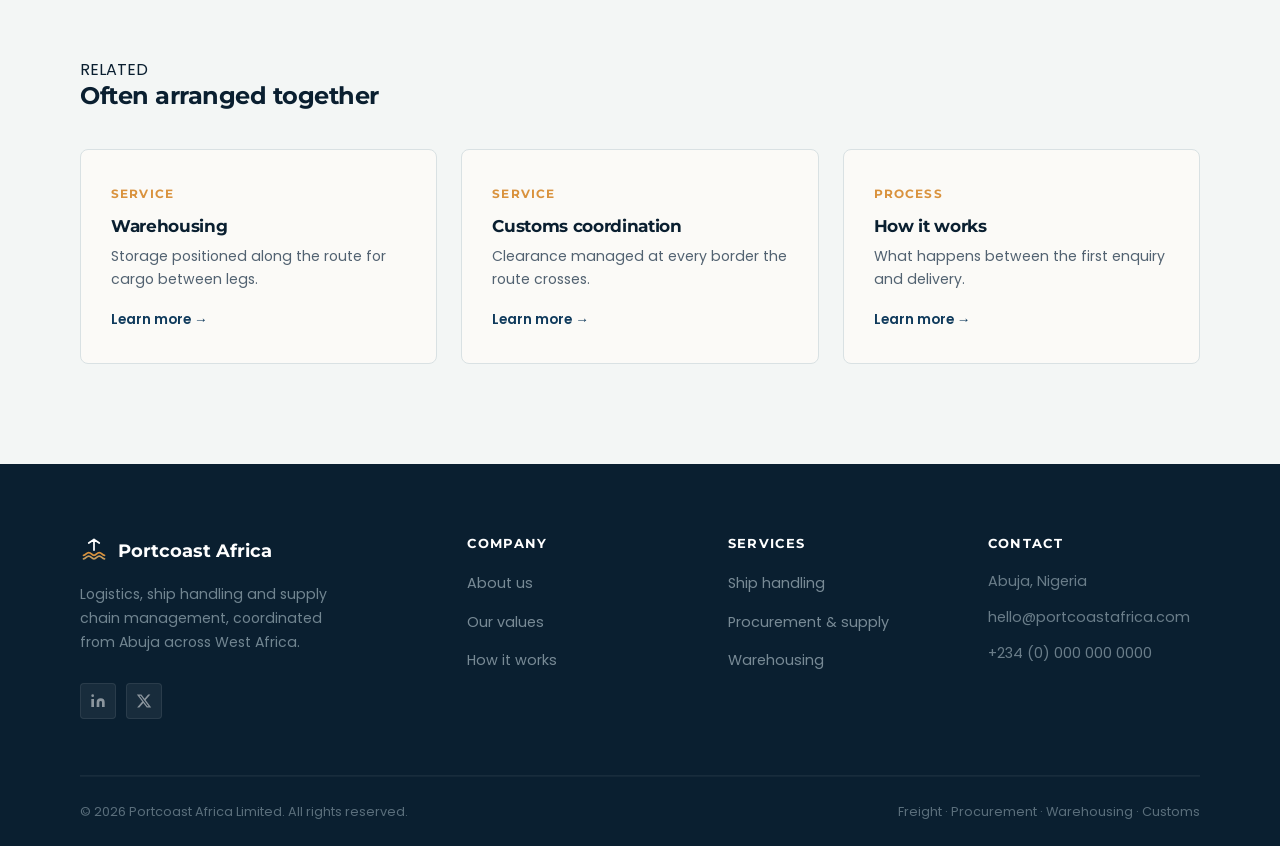
<file: multimodal-transport.html>
<!doctype html>
<html lang="en">
  <head>
    <meta charset="UTF-8" />
    <meta name="viewport" content="width=device-width, initial-scale=1.0" />
    <title>Multimodal Transport — Portcoast Africa Limited</title>
    <link rel="preconnect" href="https://fonts.googleapis.com" />
    <link rel="preconnect" href="https://fonts.gstatic.com" crossorigin />
    <link
      href="https://fonts.googleapis.com/css2?family=Montserrat:wght@400;500;600;700;800&family=Poppins:wght@300;400;500;600;700&display=swap"
      rel="stylesheet"
    />
    <link rel="stylesheet" href="styles.css" />
  </head>
  <body>
    <header>
      <div class="wrap nav">
        <a href="index.html" class="brand">
          <svg
            class="mark"
            viewBox="0 0 32 32"
            fill="none"
            xmlns="http://www.w3.org/2000/svg"
          >
            <path
              d="M4 22C7 22 7 19 10 19C13 19 13 22 16 22C19 22 19 19 22 19C25 19 25 22 28 22"
              stroke="#0F3A5C"
              stroke-width="2"
              stroke-linecap="round"
            />
            <path
              d="M4 26C7 26 7 23 10 23C13 23 13 26 16 26C19 26 19 23 22 23C25 23 25 26 28 26"
              stroke="#C79B5B"
              stroke-width="2"
              stroke-linecap="round"
            />
            <path
              d="M16 4V16M16 4L22 8M16 4L10 8"
              stroke="#0F3A5C"
              stroke-width="2"
              stroke-linecap="round"
              stroke-linejoin="round"
            />
          </svg>
          Portcoast Africa
        </a>
        <ul class="navlinks">
          <li><a href="about.html">About</a></li>
          <li><a href="index.html#services">Services</a></li>
          <li><a href="how-it-works.html">How it works</a></li>
          <li><a href="about.html#values">Values</a></li>
        </ul>
        <a href="index.html#quote" class="nav-cta">Request a quote</a>
      </div>
    </header>
    <section class="page-hero">
      <div class="wrap page-hero-inner">
        <div class="breadcrumb">
          <a href="index.html">Home</a><span>/</span
          ><span>Multimodal transport</span>
        </div>
        <div class="eyebrow-line">
          <span class="dash"></span>SERVICES · MULTIMODAL TRANSPORT
        </div>
        <h1>Multimodal transport, one route across four modes</h1>
        <p class="lead">
          Road, rail, sea and air moves coordinated as a single route plan —
          chosen for cost, speed, or the balance between the two.
        </p>
      </div>
    </section>
    <section>
      <div class="wrap content-layout">
        <div class="content-main">
          <h2>What's included</h2>
          <p>
            Most shipments don't move on a single mode from origin to
            destination — they change hands somewhere along the way. We plan and
            manage that handover directly, rather than leaving it to whoever
            happens to be holding the cargo at the time.
          </p>
          <ul class="plain">
            <li>
              <svg width="18" height="18" viewBox="0 0 18 18" fill="none">
                <path
                  d="M3 9.5L7 13.5L15 4.5"
                  stroke="#0F3A5C"
                  stroke-width="2"
                  stroke-linecap="round"
                  stroke-linejoin="round"
                /></svg
              >Route planning across road, rail, sea and air, chosen for cost,
              speed or a mix of both
            </li>
            <li>
              <svg width="18" height="18" viewBox="0 0 18 18" fill="none">
                <path
                  d="M3 9.5L7 13.5L15 4.5"
                  stroke="#0F3A5C"
                  stroke-width="2"
                  stroke-linecap="round"
                  stroke-linejoin="round"
                /></svg
              >Door-to-port and port-to-door haulage coordinated with customs
              and warehousing
            </li>
            <li>
              <svg width="18" height="18" viewBox="0 0 18 18" fill="none">
                <path
                  d="M3 9.5L7 13.5L15 4.5"
                  stroke="#0F3A5C"
                  stroke-width="2"
                  stroke-linecap="round"
                  stroke-linejoin="round"
                /></svg
              >Rail and barge options considered where they cut cost on longer
              inland routes
            </li>
            <li>
              <svg width="18" height="18" viewBox="0 0 18 18" fill="none">
                <path
                  d="M3 9.5L7 13.5L15 4.5"
                  stroke="#0F3A5C"
                  stroke-width="2"
                  stroke-linecap="round"
                  stroke-linejoin="round"
                /></svg
              >Consolidated freight for smaller shipments sharing a route with
              others
            </li>
            <li>
              <svg width="18" height="18" viewBox="0 0 18 18" fill="none">
                <path
                  d="M3 9.5L7 13.5L15 4.5"
                  stroke="#0F3A5C"
                  stroke-width="2"
                  stroke-linecap="round"
                  stroke-linejoin="round"
                /></svg
              >One waybill and tracking reference carried through, regardless of
              how many modes are used
            </li>
          </ul>
          <h2>Why it's handled this way</h2>
          <p>
            Left to separate bookings, a multi-leg shipment usually means
            separate contracts, separate tracking numbers, and a gap in
            accountability at every handover point. We plan the full route
            upfront and stay the single point of contact through each leg, so a
            delay on one mode doesn't get lost between providers.
          </p>
          <p>
            Because warehousing and customs coordination sit alongside transport
            planning, a shipment that needs to pause for storage or clearance
            mid-route is handled without bringing in a separate party.
          </p>
        </div>
        <aside class="sidebar-box">
          <h3>At a glance</h3>
          <ul>
            <li><strong>Modes coordinated</strong>Road, rail, sea and air</li>
            <li>
              <strong>Tracking</strong>One reference number for the full route
            </li>
            <li>
              <strong>Works alongside</strong>Warehousing &amp; distribution,
              customs coordination
            </li>
          </ul>
          <a href="index.html#quote" class="sidebar-cta">Request a quote</a>
        </aside>
      </div>
    </section>
    <section class="related">
      <div class="wrap">
        <div class="section-head" style="margin-bottom: 0">
          <div class="kicker"><span class="dash"></span>RELATED</div>
          <h2>Often arranged together</h2>
        </div>
        <div class="related-grid">
          <div class="related-card">
            <span>SERVICE</span>
            <h3>Warehousing</h3>
            <p>Storage positioned along the route for cargo between legs.</p>
            <a href="warehousing.html">Learn more →</a>
          </div>
          <div class="related-card">
            <span>SERVICE</span>
            <h3>Customs coordination</h3>
            <p>Clearance managed at every border the route crosses.</p>
            <a href="customs-coordination.html">Learn more →</a>
          </div>
          <div class="related-card">
            <span>PROCESS</span>
            <h3>How it works</h3>
            <p>What happens between the first enquiry and delivery.</p>
            <a href="how-it-works.html">Learn more →</a>
          </div>
        </div>
      </div>
    </section>
    <footer>
      <div class="wrap">
        <div class="footer-top">
          <div class="footer-brand-wrap">
            <a href="index.html" class="footer-brand">
              <svg width="28" height="28" viewBox="0 0 32 32" fill="none">
                <path
                  d="M4 22C7 22 7 19 10 19C13 19 13 22 16 22C19 22 19 19 22 19C25 19 25 22 28 22"
                  stroke="#D9923D"
                  stroke-width="2"
                  stroke-linecap="round"
                />
                <path
                  d="M4 26C7 26 7 23 10 23C13 23 13 26 16 26C19 26 19 23 22 23C25 23 25 26 28 26"
                  stroke="#C79B5B"
                  stroke-width="2"
                  stroke-linecap="round"
                />
                <path
                  d="M16 4V16M16 4L22 8M16 4L10 8"
                  stroke="white"
                  stroke-width="2"
                  stroke-linecap="round"
                  stroke-linejoin="round"
                />
              </svg>
              Portcoast Africa
            </a>
            <p>
              Logistics, ship handling and supply chain management, coordinated
              from Abuja across West Africa.
            </p>
            <div class="footer-socials">
              <a href="#" class="footer-social" aria-label="LinkedIn"
                ><svg viewBox="0 0 24 24" fill="currentColor">
                  <path
                    d="M16 8a6 6 0 0 1 6 6v7h-4v-7a2 2 0 0 0-2-2 2 2 0 0 0-2 2v7h-4v-7a6 6 0 0 1 6-6z"
                  />
                  <rect x="2" y="9" width="4" height="12" />
                  <circle cx="4" cy="4" r="2" /></svg
              ></a>
              <a href="#" class="footer-social" aria-label="Twitter"
                ><svg viewBox="0 0 24 24" fill="currentColor">
                  <path
                    d="M18.244 2.25h3.308l-7.227 8.26 8.502 11.24H16.17l-5.214-6.817L4.99 21.75H1.68l7.73-8.835L1.254 2.25H8.08l4.713 6.231zm-1.161 17.52h1.833L7.084 4.126H5.117z"
                  /></svg
              ></a>
            </div>
          </div>
          <div class="footer-col">
            <h4>Company</h4>
            <ul>
              <li><a href="about.html">About us</a></li>
              <li><a href="values.html">Our values</a></li>
              <li><a href="how-it-works.html">How it works</a></li>
            </ul>
          </div>
          <div class="footer-col">
            <h4>Services</h4>
            <ul>
              <li><a href="ship-handling.html">Ship handling</a></li>
              <li>
                <a href="procurement-supply.html">Procurement &amp; supply</a>
              </li>
              <li><a href="warehousing.html">Warehousing</a></li>
            </ul>
          </div>
          <div class="footer-col">
            <h4>Contact</h4>
            <ul>
              <li>Abuja, Nigeria</li>
              <li>hello@portcoastafrica.com</li>
              <li>+234 (0) 000 000 0000</li>
            </ul>
          </div>
        </div>
        <div class="footer-bottom">
          <span>© 2026 Portcoast Africa Limited. All rights reserved.</span>
          <span>Freight · Procurement · Warehousing · Customs</span>
        </div>
      </div>
    </footer>
  </body>
</html>
</file>
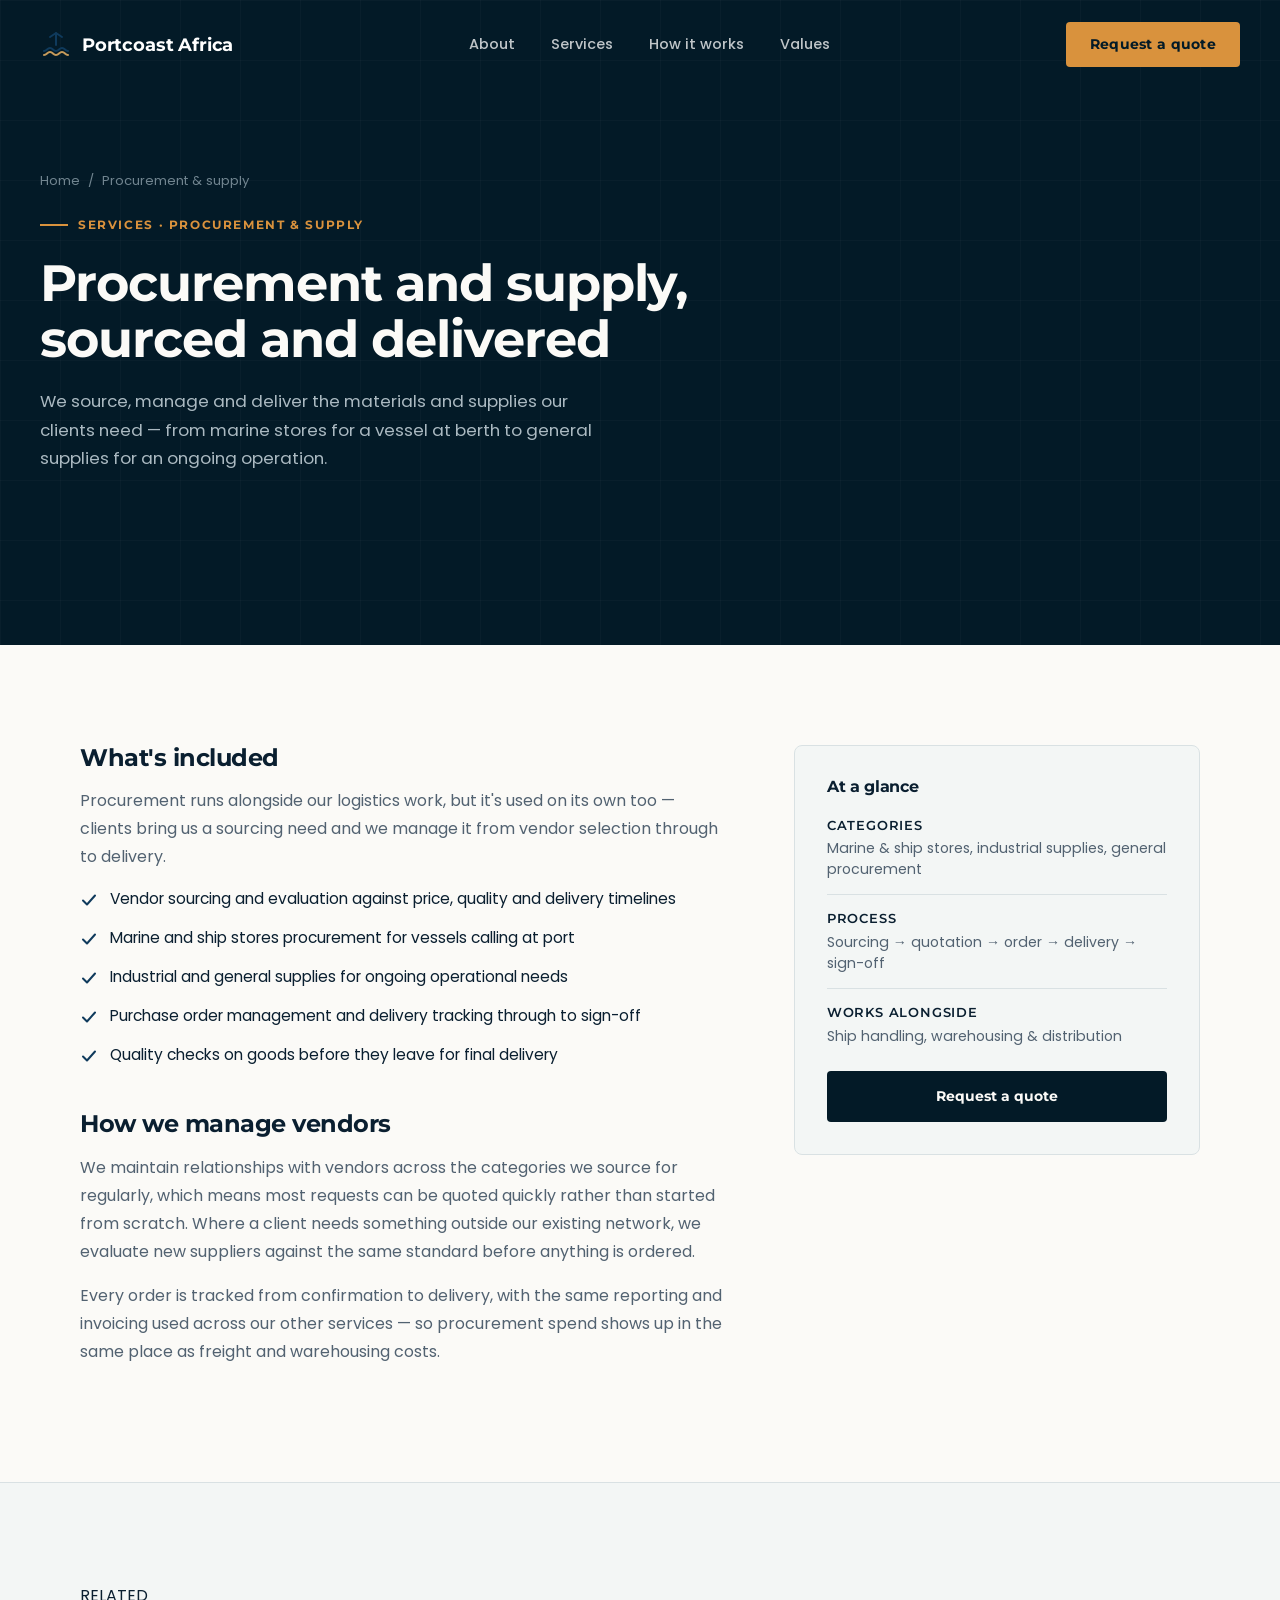
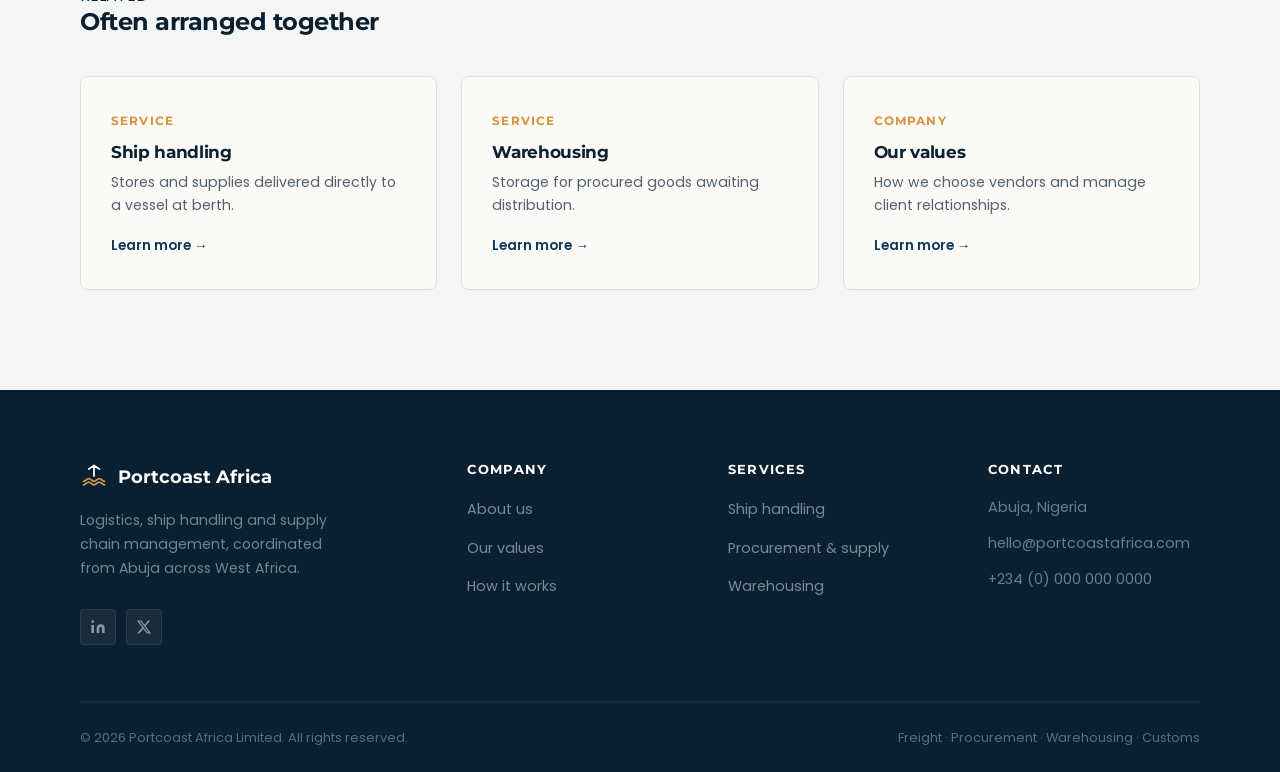
<file: procurement-supply.html>
<!doctype html>
<html lang="en">
  <head>
    <meta charset="UTF-8" />
    <meta name="viewport" content="width=device-width, initial-scale=1.0" />
    <title>Procurement & Supply — Portcoast Africa Limited</title>
    <link rel="preconnect" href="https://fonts.googleapis.com" />
    <link rel="preconnect" href="https://fonts.gstatic.com" crossorigin />
    <link
      href="https://fonts.googleapis.com/css2?family=Montserrat:wght@400;500;600;700;800&family=Poppins:wght@300;400;500;600;700&display=swap"
      rel="stylesheet"
    />
    <link rel="stylesheet" href="styles.css" />
  </head>
  <body>
    <header>
      <div class="wrap nav">
        <a href="index.html" class="brand">
          <svg
            class="mark"
            viewBox="0 0 32 32"
            fill="none"
            xmlns="http://www.w3.org/2000/svg"
          >
            <path
              d="M4 22C7 22 7 19 10 19C13 19 13 22 16 22C19 22 19 19 22 19C25 19 25 22 28 22"
              stroke="#0F3A5C"
              stroke-width="2"
              stroke-linecap="round"
            />
            <path
              d="M4 26C7 26 7 23 10 23C13 23 13 26 16 26C19 26 19 23 22 23C25 23 25 26 28 26"
              stroke="#C79B5B"
              stroke-width="2"
              stroke-linecap="round"
            />
            <path
              d="M16 4V16M16 4L22 8M16 4L10 8"
              stroke="#0F3A5C"
              stroke-width="2"
              stroke-linecap="round"
              stroke-linejoin="round"
            />
          </svg>
          Portcoast Africa
        </a>
        <ul class="navlinks">
          <li><a href="about.html">About</a></li>
          <li><a href="index.html#services">Services</a></li>
          <li><a href="how-it-works.html">How it works</a></li>
          <li><a href="values.html">Values</a></li>
        </ul>
        <a href="index.html#quote" class="nav-cta">Request a quote</a>
      </div>
    </header>
    <section class="page-hero">
      <div class="wrap page-hero-inner">
        <div class="breadcrumb">
          <a href="index.html">Home</a><span>/</span
          ><span>Procurement & supply</span>
        </div>
        <div class="eyebrow-line">
          <span class="dash"></span>SERVICES · PROCUREMENT & SUPPLY
        </div>
        <h1>Procurement and supply, sourced and delivered</h1>
        <p class="lead">
          We source, manage and deliver the materials and supplies our clients
          need — from marine stores for a vessel at berth to general supplies
          for an ongoing operation.
        </p>
      </div>
    </section>
    <section>
      <div class="wrap content-layout">
        <div class="content-main">
          <h2>What's included</h2>
          <p>
            Procurement runs alongside our logistics work, but it's used on its
            own too — clients bring us a sourcing need and we manage it from
            vendor selection through to delivery.
          </p>
          <ul class="plain">
            <li>
              <svg width="18" height="18" viewBox="0 0 18 18" fill="none">
                <path
                  d="M3 9.5L7 13.5L15 4.5"
                  stroke="#0F3A5C"
                  stroke-width="2"
                  stroke-linecap="round"
                  stroke-linejoin="round"
                /></svg
              >Vendor sourcing and evaluation against price, quality and
              delivery timelines
            </li>
            <li>
              <svg width="18" height="18" viewBox="0 0 18 18" fill="none">
                <path
                  d="M3 9.5L7 13.5L15 4.5"
                  stroke="#0F3A5C"
                  stroke-width="2"
                  stroke-linecap="round"
                  stroke-linejoin="round"
                /></svg
              >Marine and ship stores procurement for vessels calling at port
            </li>
            <li>
              <svg width="18" height="18" viewBox="0 0 18 18" fill="none">
                <path
                  d="M3 9.5L7 13.5L15 4.5"
                  stroke="#0F3A5C"
                  stroke-width="2"
                  stroke-linecap="round"
                  stroke-linejoin="round"
                /></svg
              >Industrial and general supplies for ongoing operational needs
            </li>
            <li>
              <svg width="18" height="18" viewBox="0 0 18 18" fill="none">
                <path
                  d="M3 9.5L7 13.5L15 4.5"
                  stroke="#0F3A5C"
                  stroke-width="2"
                  stroke-linecap="round"
                  stroke-linejoin="round"
                /></svg
              >Purchase order management and delivery tracking through to
              sign-off
            </li>
            <li>
              <svg width="18" height="18" viewBox="0 0 18 18" fill="none">
                <path
                  d="M3 9.5L7 13.5L15 4.5"
                  stroke="#0F3A5C"
                  stroke-width="2"
                  stroke-linecap="round"
                  stroke-linejoin="round"
                /></svg
              >Quality checks on goods before they leave for final delivery
            </li>
          </ul>
          <h2>How we manage vendors</h2>
          <p>
            We maintain relationships with vendors across the categories we
            source for regularly, which means most requests can be quoted
            quickly rather than started from scratch. Where a client needs
            something outside our existing network, we evaluate new suppliers
            against the same standard before anything is ordered.
          </p>
          <p>
            Every order is tracked from confirmation to delivery, with the same
            reporting and invoicing used across our other services — so
            procurement spend shows up in the same place as freight and
            warehousing costs.
          </p>
        </div>
        <aside class="sidebar-box">
          <h3>At a glance</h3>
          <ul>
            <li>
              <strong>Categories</strong>Marine &amp; ship stores, industrial
              supplies, general procurement
            </li>
            <li>
              <strong>Process</strong>Sourcing → quotation → order → delivery →
              sign-off
            </li>
            <li>
              <strong>Works alongside</strong>Ship handling, warehousing &amp;
              distribution
            </li>
          </ul>
          <a href="index.html#quote" class="sidebar-cta">Request a quote</a>
        </aside>
      </div>
    </section>
    <section class="related">
      <div class="wrap">
        <div class="section-head" style="margin-bottom: 0">
          <div class="kicker"><span class="dash"></span>RELATED</div>
          <h2>Often arranged together</h2>
        </div>
        <div class="related-grid">
          <div class="related-card">
            <span>SERVICE</span>
            <h3>Ship handling</h3>
            <p>Stores and supplies delivered directly to a vessel at berth.</p>
            <a href="ship-handling.html">Learn more →</a>
          </div>
          <div class="related-card">
            <span>SERVICE</span>
            <h3>Warehousing</h3>
            <p>Storage for procured goods awaiting distribution.</p>
            <a href="warehousing.html">Learn more →</a>
          </div>
          <div class="related-card">
            <span>COMPANY</span>
            <h3>Our values</h3>
            <p>How we choose vendors and manage client relationships.</p>
            <a href="values.html">Learn more →</a>
          </div>
        </div>
      </div>
    </section>
    <footer>
      <div class="wrap">
        <div class="footer-top">
          <div class="footer-brand-wrap">
            <a href="index.html" class="footer-brand">
              <svg width="28" height="28" viewBox="0 0 32 32" fill="none">
                <path
                  d="M4 22C7 22 7 19 10 19C13 19 13 22 16 22C19 22 19 19 22 19C25 19 25 22 28 22"
                  stroke="#D9923D"
                  stroke-width="2"
                  stroke-linecap="round"
                />
                <path
                  d="M4 26C7 26 7 23 10 23C13 23 13 26 16 26C19 26 19 23 22 23C25 23 25 26 28 26"
                  stroke="#C79B5B"
                  stroke-width="2"
                  stroke-linecap="round"
                />
                <path
                  d="M16 4V16M16 4L22 8M16 4L10 8"
                  stroke="white"
                  stroke-width="2"
                  stroke-linecap="round"
                  stroke-linejoin="round"
                />
              </svg>
              Portcoast Africa
            </a>
            <p>
              Logistics, ship handling and supply chain management, coordinated
              from Abuja across West Africa.
            </p>
            <div class="footer-socials">
              <a href="#" class="footer-social" aria-label="LinkedIn"
                ><svg viewBox="0 0 24 24" fill="currentColor">
                  <path
                    d="M16 8a6 6 0 0 1 6 6v7h-4v-7a2 2 0 0 0-2-2 2 2 0 0 0-2 2v7h-4v-7a6 6 0 0 1 6-6z"
                  />
                  <rect x="2" y="9" width="4" height="12" />
                  <circle cx="4" cy="4" r="2" /></svg
              ></a>
              <a href="#" class="footer-social" aria-label="Twitter"
                ><svg viewBox="0 0 24 24" fill="currentColor">
                  <path
                    d="M18.244 2.25h3.308l-7.227 8.26 8.502 11.24H16.17l-5.214-6.817L4.99 21.75H1.68l7.73-8.835L1.254 2.25H8.08l4.713 6.231zm-1.161 17.52h1.833L7.084 4.126H5.117z"
                  /></svg
              ></a>
            </div>
          </div>
          <div class="footer-col">
            <h4>Company</h4>
            <ul>
              <li><a href="about.html">About us</a></li>
              <li><a href="values.html">Our values</a></li>
              <li><a href="how-it-works.html">How it works</a></li>
            </ul>
          </div>
          <div class="footer-col">
            <h4>Services</h4>
            <ul>
              <li><a href="ship-handling.html">Ship handling</a></li>
              <li>
                <a href="procurement-supply.html">Procurement &amp; supply</a>
              </li>
              <li><a href="warehousing.html">Warehousing</a></li>
            </ul>
          </div>
          <div class="footer-col">
            <h4>Contact</h4>
            <ul>
              <li>Abuja, Nigeria</li>
              <li>hello@portcoastafrica.com</li>
              <li>+234 (0) 000 000 0000</li>
            </ul>
          </div>
        </div>
        <div class="footer-bottom">
          <span>© 2026 Portcoast Africa Limited. All rights reserved.</span>
          <span>Freight · Procurement · Warehousing · Customs</span>
        </div>
      </div>
    </footer>
  </body>
</html>
</file>
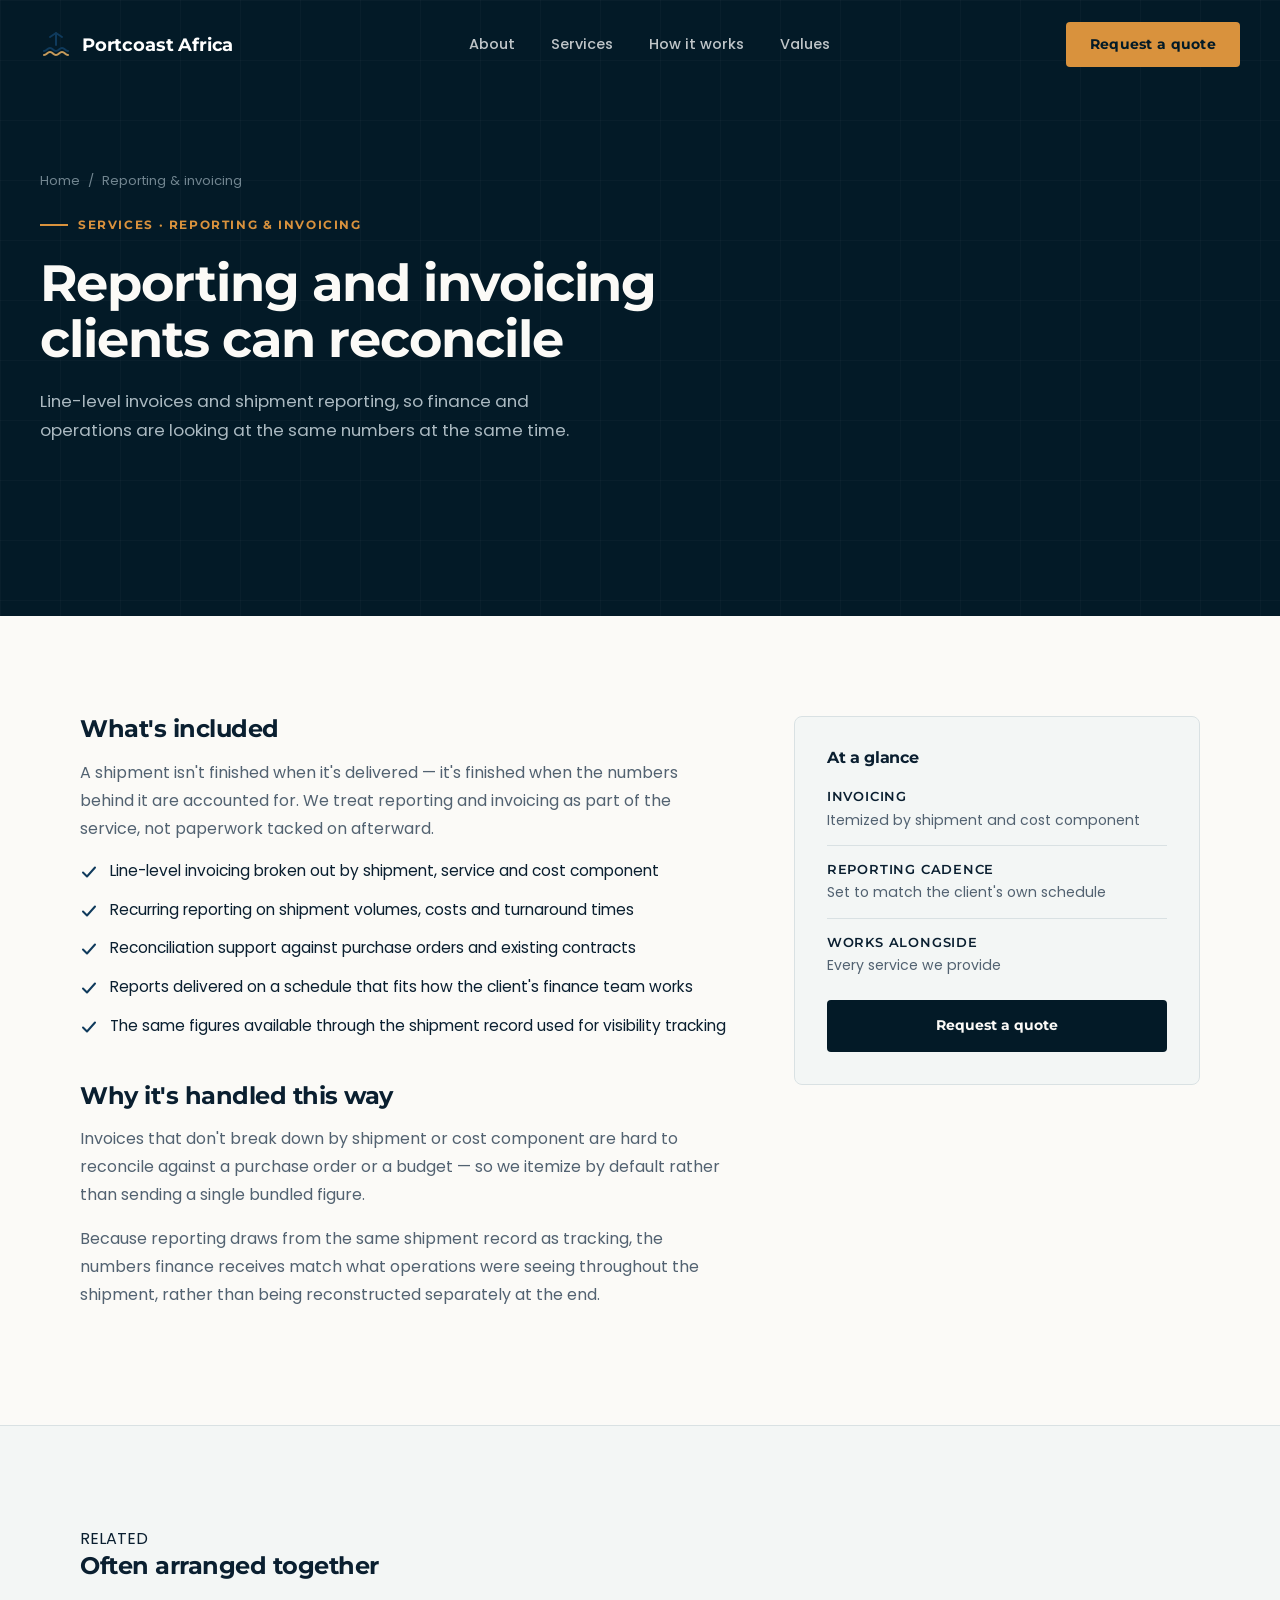
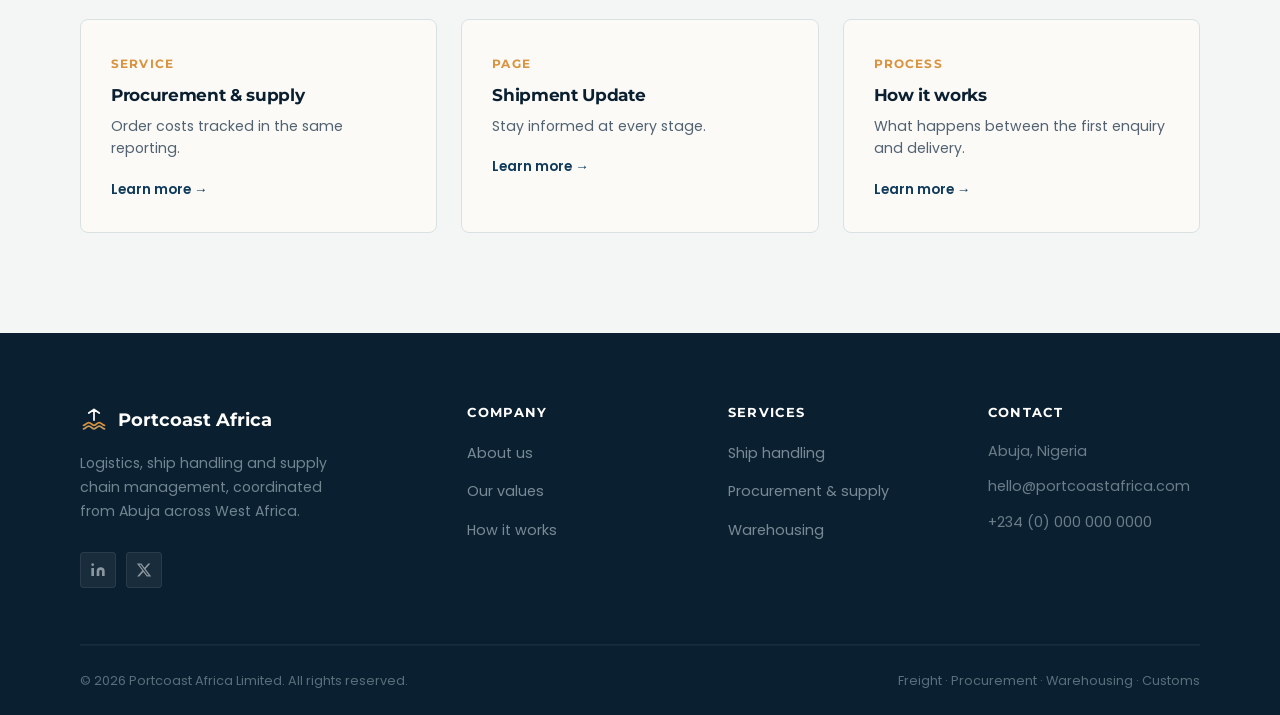
<file: reporting-invoicing.html>
<!doctype html>
<html lang="en">
  <head>
    <meta charset="UTF-8" />
    <meta name="viewport" content="width=device-width, initial-scale=1.0" />
    <title>Reporting & Invoicing — Portcoast Africa Limited</title>
    <link rel="preconnect" href="https://fonts.googleapis.com" />
    <link rel="preconnect" href="https://fonts.gstatic.com" crossorigin />
    <link
      href="https://fonts.googleapis.com/css2?family=Montserrat:wght@400;500;600;700;800&family=Poppins:wght@300;400;500;600;700&display=swap"
      rel="stylesheet"
    />
    <link rel="stylesheet" href="styles.css" />
  </head>
  <body>
    <header>
      <div class="wrap nav">
        <a href="index.html" class="brand">
          <svg
            class="mark"
            viewBox="0 0 32 32"
            fill="none"
            xmlns="http://www.w3.org/2000/svg"
          >
            <path
              d="M4 22C7 22 7 19 10 19C13 19 13 22 16 22C19 22 19 19 22 19C25 19 25 22 28 22"
              stroke="#0F3A5C"
              stroke-width="2"
              stroke-linecap="round"
            />
            <path
              d="M4 26C7 26 7 23 10 23C13 23 13 26 16 26C19 26 19 23 22 23C25 23 25 26 28 26"
              stroke="#C79B5B"
              stroke-width="2"
              stroke-linecap="round"
            />
            <path
              d="M16 4V16M16 4L22 8M16 4L10 8"
              stroke="#0F3A5C"
              stroke-width="2"
              stroke-linecap="round"
              stroke-linejoin="round"
            />
          </svg>
          Portcoast Africa
        </a>
        <ul class="navlinks">
          <li><a href="about.html">About</a></li>
          <li><a href="index.html#services">Services</a></li>
          <li><a href="how-it-works.html">How it works</a></li>
          <li><a href="about.html#values">Values</a></li>
        </ul>
        <a href="index.html#quote" class="nav-cta">Request a quote</a>
      </div>
    </header>
    <section class="page-hero">
      <div class="wrap page-hero-inner">
        <div class="breadcrumb">
          <a href="index.html">Home</a><span>/</span
          ><span>Reporting & invoicing</span>
        </div>
        <div class="eyebrow-line">
          <span class="dash"></span>SERVICES · REPORTING & INVOICING
        </div>
        <h1>Reporting and invoicing clients can reconcile</h1>
        <p class="lead">
          Line-level invoices and shipment reporting, so finance and operations
          are looking at the same numbers at the same time.
        </p>
      </div>
    </section>
    <section>
      <div class="wrap content-layout">
        <div class="content-main">
          <h2>What's included</h2>
          <p>
            A shipment isn't finished when it's delivered — it's finished when
            the numbers behind it are accounted for. We treat reporting and
            invoicing as part of the service, not paperwork tacked on afterward.
          </p>
          <ul class="plain">
            <li>
              <svg width="18" height="18" viewBox="0 0 18 18" fill="none">
                <path
                  d="M3 9.5L7 13.5L15 4.5"
                  stroke="#0F3A5C"
                  stroke-width="2"
                  stroke-linecap="round"
                  stroke-linejoin="round"
                /></svg
              >Line-level invoicing broken out by shipment, service and cost
              component
            </li>
            <li>
              <svg width="18" height="18" viewBox="0 0 18 18" fill="none">
                <path
                  d="M3 9.5L7 13.5L15 4.5"
                  stroke="#0F3A5C"
                  stroke-width="2"
                  stroke-linecap="round"
                  stroke-linejoin="round"
                /></svg
              >Recurring reporting on shipment volumes, costs and turnaround
              times
            </li>
            <li>
              <svg width="18" height="18" viewBox="0 0 18 18" fill="none">
                <path
                  d="M3 9.5L7 13.5L15 4.5"
                  stroke="#0F3A5C"
                  stroke-width="2"
                  stroke-linecap="round"
                  stroke-linejoin="round"
                /></svg
              >Reconciliation support against purchase orders and existing
              contracts
            </li>
            <li>
              <svg width="18" height="18" viewBox="0 0 18 18" fill="none">
                <path
                  d="M3 9.5L7 13.5L15 4.5"
                  stroke="#0F3A5C"
                  stroke-width="2"
                  stroke-linecap="round"
                  stroke-linejoin="round"
                /></svg
              >Reports delivered on a schedule that fits how the client's
              finance team works
            </li>
            <li>
              <svg width="18" height="18" viewBox="0 0 18 18" fill="none">
                <path
                  d="M3 9.5L7 13.5L15 4.5"
                  stroke="#0F3A5C"
                  stroke-width="2"
                  stroke-linecap="round"
                  stroke-linejoin="round"
                /></svg
              >The same figures available through the shipment record used for
              visibility tracking
            </li>
          </ul>
          <h2>Why it's handled this way</h2>
          <p>
            Invoices that don't break down by shipment or cost component are
            hard to reconcile against a purchase order or a budget — so we
            itemize by default rather than sending a single bundled figure.
          </p>
          <p>
            Because reporting draws from the same shipment record as tracking,
            the numbers finance receives match what operations were seeing
            throughout the shipment, rather than being reconstructed separately
            at the end.
          </p>
        </div>
        <aside class="sidebar-box">
          <h3>At a glance</h3>
          <ul>
            <li>
              <strong>Invoicing</strong>Itemized by shipment and cost component
            </li>
            <li>
              <strong>Reporting cadence</strong>Set to match the client's own
              schedule
            </li>
            <li><strong>Works alongside</strong>Every service we provide</li>
          </ul>
          <a href="index.html#quote" class="sidebar-cta">Request a quote</a>
        </aside>
      </div>
    </section>
    <section class="related">
      <div class="wrap">
        <div class="section-head" style="margin-bottom: 0">
          <div class="kicker"><span class="dash"></span>RELATED</div>
          <h2>Often arranged together</h2>
        </div>
        <div class="related-grid">
          <div class="related-card">
            <span>SERVICE</span>
            <h3>Procurement &amp; supply</h3>
            <p>Order costs tracked in the same reporting.</p>
            <a href="procurement-supply.html">Learn more →</a>
          </div>
          <div class="related-card">
            <span>PAGE</span>
            <h3>Shipment Update</h3>
            <p>Stay informed at every stage.</p>
            <a href="index.html#shipment_update">Learn more →</a>
          </div>
          <div class="related-card">
            <span>PROCESS</span>
            <h3>How it works</h3>
            <p>What happens between the first enquiry and delivery.</p>
            <a href="how-it-works.html">Learn more →</a>
          </div>
        </div>
      </div>
    </section>
    <footer>
      <div class="wrap">
        <div class="footer-top">
          <div class="footer-brand-wrap">
            <a href="index.html" class="footer-brand">
              <svg width="28" height="28" viewBox="0 0 32 32" fill="none">
                <path
                  d="M4 22C7 22 7 19 10 19C13 19 13 22 16 22C19 22 19 19 22 19C25 19 25 22 28 22"
                  stroke="#D9923D"
                  stroke-width="2"
                  stroke-linecap="round"
                />
                <path
                  d="M4 26C7 26 7 23 10 23C13 23 13 26 16 26C19 26 19 23 22 23C25 23 25 26 28 26"
                  stroke="#C79B5B"
                  stroke-width="2"
                  stroke-linecap="round"
                />
                <path
                  d="M16 4V16M16 4L22 8M16 4L10 8"
                  stroke="white"
                  stroke-width="2"
                  stroke-linecap="round"
                  stroke-linejoin="round"
                />
              </svg>
              Portcoast Africa
            </a>
            <p>
              Logistics, ship handling and supply chain management, coordinated
              from Abuja across West Africa.
            </p>
            <div class="footer-socials">
              <a href="#" class="footer-social" aria-label="LinkedIn"
                ><svg viewBox="0 0 24 24" fill="currentColor">
                  <path
                    d="M16 8a6 6 0 0 1 6 6v7h-4v-7a2 2 0 0 0-2-2 2 2 0 0 0-2 2v7h-4v-7a6 6 0 0 1 6-6z"
                  />
                  <rect x="2" y="9" width="4" height="12" />
                  <circle cx="4" cy="4" r="2" /></svg
              ></a>
              <a href="#" class="footer-social" aria-label="Twitter"
                ><svg viewBox="0 0 24 24" fill="currentColor">
                  <path
                    d="M18.244 2.25h3.308l-7.227 8.26 8.502 11.24H16.17l-5.214-6.817L4.99 21.75H1.68l7.73-8.835L1.254 2.25H8.08l4.713 6.231zm-1.161 17.52h1.833L7.084 4.126H5.117z"
                  /></svg
              ></a>
            </div>
          </div>
          <div class="footer-col">
            <h4>Company</h4>
            <ul>
              <li><a href="about.html">About us</a></li>
              <li><a href="values.html">Our values</a></li>
              <li><a href="how-it-works.html">How it works</a></li>
            </ul>
          </div>
          <div class="footer-col">
            <h4>Services</h4>
            <ul>
              <li><a href="ship-handling.html">Ship handling</a></li>
              <li>
                <a href="procurement-supply.html">Procurement &amp; supply</a>
              </li>
              <li><a href="warehousing.html">Warehousing</a></li>
            </ul>
          </div>
          <div class="footer-col">
            <h4>Contact</h4>
            <ul>
              <li>Abuja, Nigeria</li>
              <li>hello@portcoastafrica.com</li>
              <li>+234 (0) 000 000 0000</li>
            </ul>
          </div>
        </div>
        <div class="footer-bottom">
          <span>© 2026 Portcoast Africa Limited. All rights reserved.</span>
          <span>Freight · Procurement · Warehousing · Customs</span>
        </div>
      </div>
    </footer>
  </body>
</html>
</file>
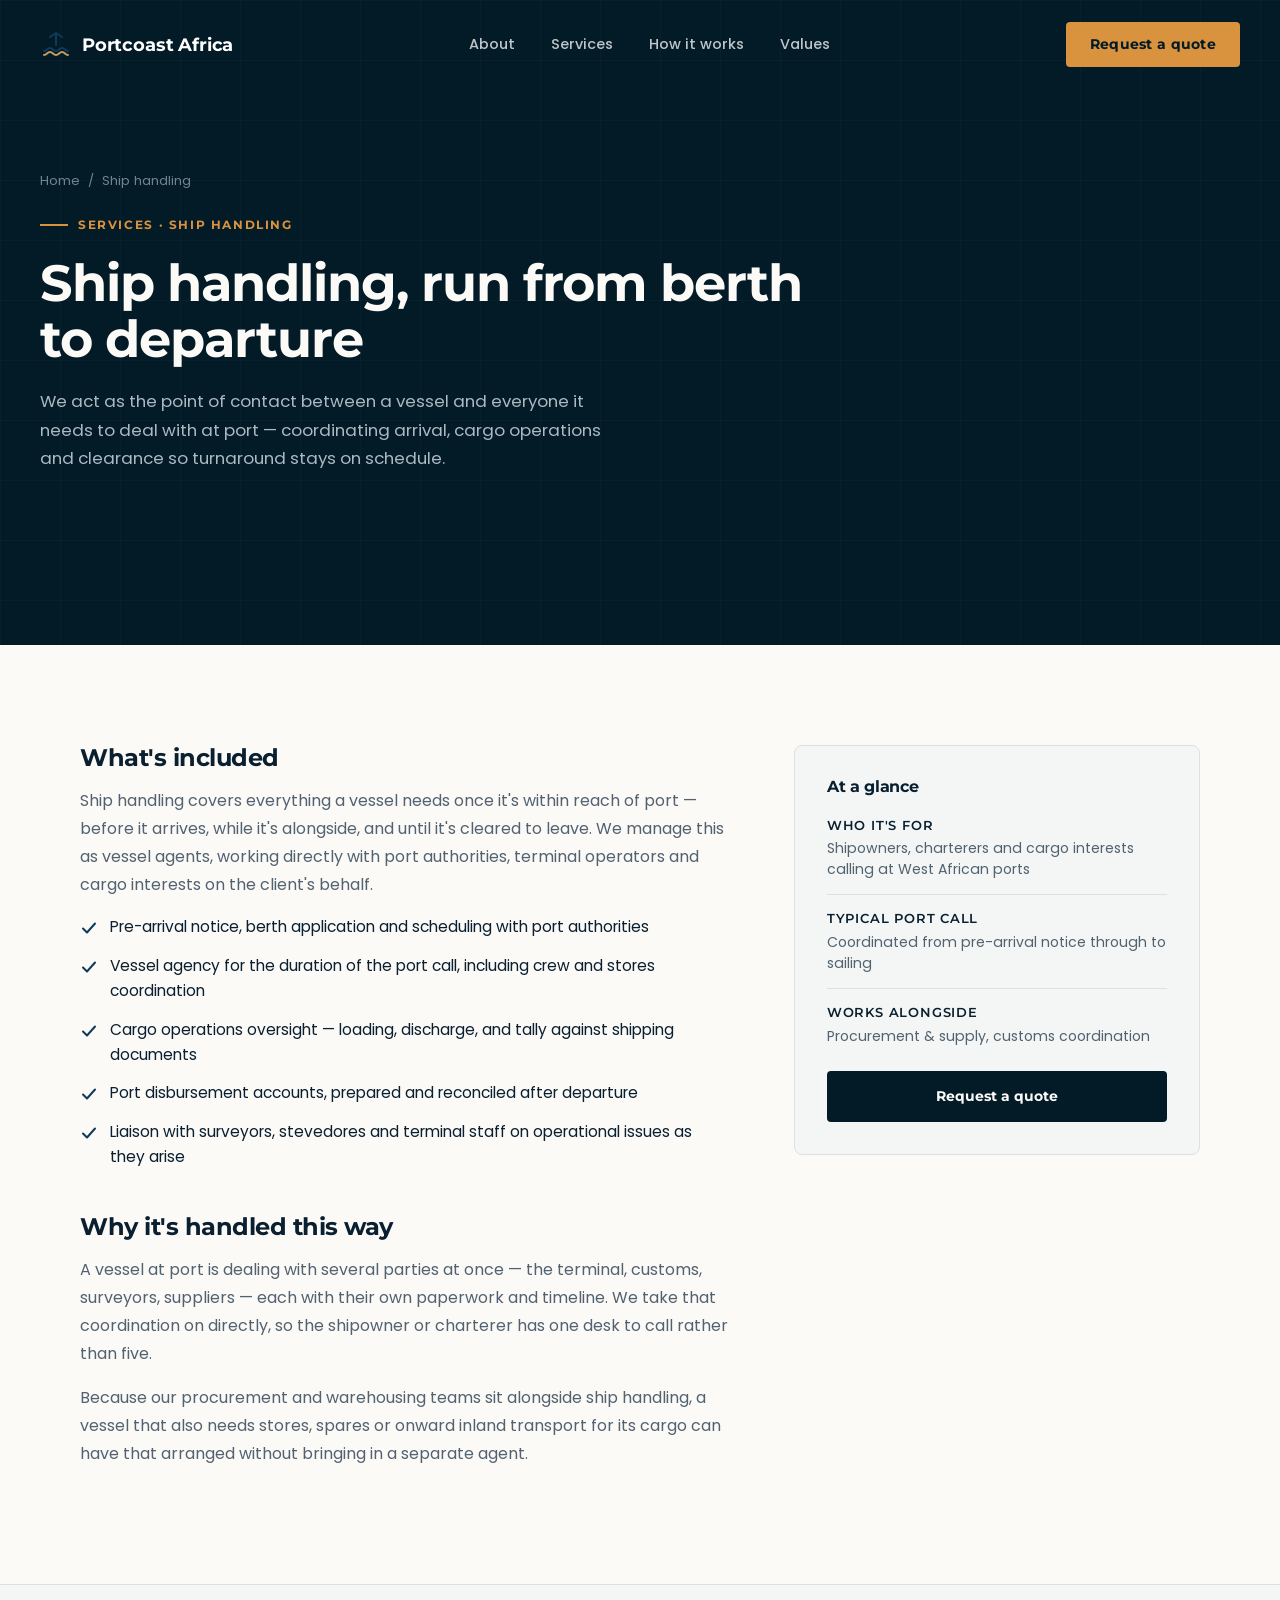
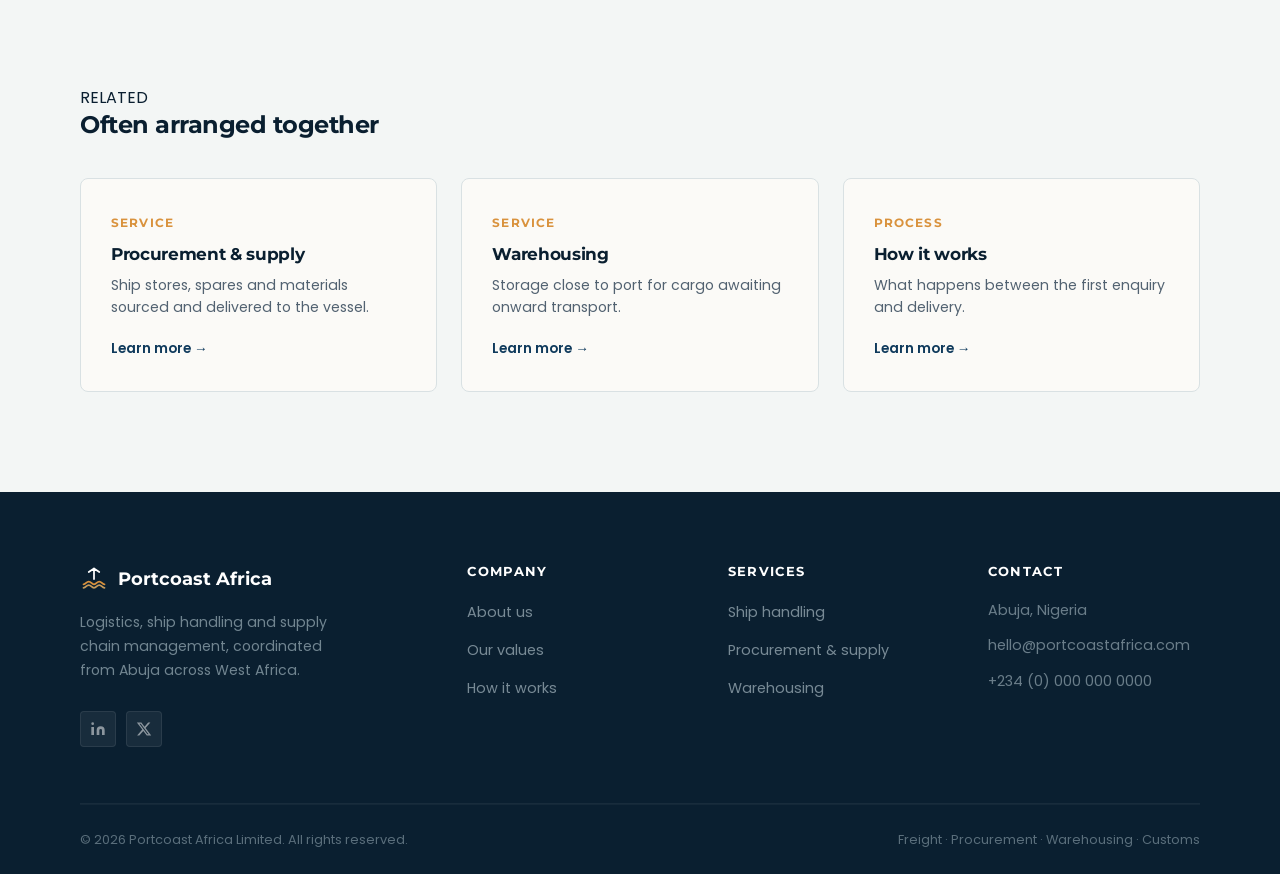
<file: ship-handling.html>
<!doctype html>
<html lang="en">
  <head>
    <meta charset="UTF-8" />
    <meta name="viewport" content="width=device-width, initial-scale=1.0" />
    <title>Ship Handling — Portcoast Africa Limited</title>
    <link rel="preconnect" href="https://fonts.googleapis.com" />
    <link rel="preconnect" href="https://fonts.gstatic.com" crossorigin />
    <link
      href="https://fonts.googleapis.com/css2?family=Montserrat:wght@400;500;600;700;800&family=Poppins:wght@300;400;500;600;700&display=swap"
      rel="stylesheet"
    />
    <link rel="stylesheet" href="styles.css" />
  </head>
  <body>
    <header>
      <div class="wrap nav">
        <a href="index.html" class="brand">
          <svg
            class="mark"
            viewBox="0 0 32 32"
            fill="none"
            xmlns="http://www.w3.org/2000/svg"
          >
            <path
              d="M4 22C7 22 7 19 10 19C13 19 13 22 16 22C19 22 19 19 22 19C25 19 25 22 28 22"
              stroke="#0F3A5C"
              stroke-width="2"
              stroke-linecap="round"
            />
            <path
              d="M4 26C7 26 7 23 10 23C13 23 13 26 16 26C19 26 19 23 22 23C25 23 25 26 28 26"
              stroke="#C79B5B"
              stroke-width="2"
              stroke-linecap="round"
            />
            <path
              d="M16 4V16M16 4L22 8M16 4L10 8"
              stroke="#0F3A5C"
              stroke-width="2"
              stroke-linecap="round"
              stroke-linejoin="round"
            />
          </svg>
          Portcoast Africa
        </a>
        <ul class="navlinks">
          <li><a href="about.html">About</a></li>
          <li><a href="index.html#services">Services</a></li>
          <li><a href="how-it-works.html">How it works</a></li>
          <li><a href="values.html">Values</a></li>
        </ul>
        <a href="index.html#quote" class="nav-cta">Request a quote</a>
      </div>
    </header>
    <section class="page-hero">
      <div class="wrap page-hero-inner">
        <div class="breadcrumb">
          <a href="index.html">Home</a><span>/</span><span>Ship handling</span>
        </div>
        <div class="eyebrow-line">
          <span class="dash"></span>SERVICES · SHIP HANDLING
        </div>
        <h1>Ship handling, run from berth to departure</h1>
        <p class="lead">
          We act as the point of contact between a vessel and everyone it needs
          to deal with at port — coordinating arrival, cargo operations and
          clearance so turnaround stays on schedule.
        </p>
      </div>
    </section>
    <section>
      <div class="wrap content-layout">
        <div class="content-main">
          <h2>What's included</h2>
          <p>
            Ship handling covers everything a vessel needs once it's within
            reach of port — before it arrives, while it's alongside, and until
            it's cleared to leave. We manage this as vessel agents, working
            directly with port authorities, terminal operators and cargo
            interests on the client's behalf.
          </p>
          <ul class="plain">
            <li>
              <svg width="18" height="18" viewBox="0 0 18 18" fill="none">
                <path
                  d="M3 9.5L7 13.5L15 4.5"
                  stroke="#0F3A5C"
                  stroke-width="2"
                  stroke-linecap="round"
                  stroke-linejoin="round"
                /></svg
              >Pre-arrival notice, berth application and scheduling with port
              authorities
            </li>
            <li>
              <svg width="18" height="18" viewBox="0 0 18 18" fill="none">
                <path
                  d="M3 9.5L7 13.5L15 4.5"
                  stroke="#0F3A5C"
                  stroke-width="2"
                  stroke-linecap="round"
                  stroke-linejoin="round"
                /></svg
              >Vessel agency for the duration of the port call, including crew
              and stores coordination
            </li>
            <li>
              <svg width="18" height="18" viewBox="0 0 18 18" fill="none">
                <path
                  d="M3 9.5L7 13.5L15 4.5"
                  stroke="#0F3A5C"
                  stroke-width="2"
                  stroke-linecap="round"
                  stroke-linejoin="round"
                /></svg
              >Cargo operations oversight — loading, discharge, and tally
              against shipping documents
            </li>
            <li>
              <svg width="18" height="18" viewBox="0 0 18 18" fill="none">
                <path
                  d="M3 9.5L7 13.5L15 4.5"
                  stroke="#0F3A5C"
                  stroke-width="2"
                  stroke-linecap="round"
                  stroke-linejoin="round"
                /></svg
              >Port disbursement accounts, prepared and reconciled after
              departure
            </li>
            <li>
              <svg width="18" height="18" viewBox="0 0 18 18" fill="none">
                <path
                  d="M3 9.5L7 13.5L15 4.5"
                  stroke="#0F3A5C"
                  stroke-width="2"
                  stroke-linecap="round"
                  stroke-linejoin="round"
                /></svg
              >Liaison with surveyors, stevedores and terminal staff on
              operational issues as they arise
            </li>
          </ul>
          <h2>Why it's handled this way</h2>
          <p>
            A vessel at port is dealing with several parties at once — the
            terminal, customs, surveyors, suppliers — each with their own
            paperwork and timeline. We take that coordination on directly, so
            the shipowner or charterer has one desk to call rather than five.
          </p>
          <p>
            Because our procurement and warehousing teams sit alongside ship
            handling, a vessel that also needs stores, spares or onward inland
            transport for its cargo can have that arranged without bringing in a
            separate agent.
          </p>
        </div>
        <aside class="sidebar-box">
          <h3>At a glance</h3>
          <ul>
            <li>
              <strong>Who it's for</strong>Shipowners, charterers and cargo
              interests calling at West African ports
            </li>
            <li>
              <strong>Typical port call</strong>Coordinated from pre-arrival
              notice through to sailing
            </li>
            <li>
              <strong>Works alongside</strong>Procurement &amp; supply, customs
              coordination
            </li>
          </ul>
          <a href="index.html#quote" class="sidebar-cta">Request a quote</a>
        </aside>
      </div>
    </section>
    <section class="related">
      <div class="wrap">
        <div class="section-head" style="margin-bottom: 0">
          <div class="kicker"><span class="dash"></span>RELATED</div>
          <h2>Often arranged together</h2>
        </div>
        <div class="related-grid">
          <div class="related-card">
            <span>SERVICE</span>
            <h3>Procurement &amp; supply</h3>
            <p>
              Ship stores, spares and materials sourced and delivered to the
              vessel.
            </p>
            <a href="procurement-supply.html">Learn more →</a>
          </div>
          <div class="related-card">
            <span>SERVICE</span>
            <h3>Warehousing</h3>
            <p>Storage close to port for cargo awaiting onward transport.</p>
            <a href="warehousing.html">Learn more →</a>
          </div>
          <div class="related-card">
            <span>PROCESS</span>
            <h3>How it works</h3>
            <p>What happens between the first enquiry and delivery.</p>
            <a href="how-it-works.html">Learn more →</a>
          </div>
        </div>
      </div>
    </section>
    <footer>
      <div class="wrap">
        <div class="footer-top">
          <div class="footer-brand-wrap">
            <a href="index.html" class="footer-brand">
              <svg width="28" height="28" viewBox="0 0 32 32" fill="none">
                <path
                  d="M4 22C7 22 7 19 10 19C13 19 13 22 16 22C19 22 19 19 22 19C25 19 25 22 28 22"
                  stroke="#D9923D"
                  stroke-width="2"
                  stroke-linecap="round"
                />
                <path
                  d="M4 26C7 26 7 23 10 23C13 23 13 26 16 26C19 26 19 23 22 23C25 23 25 26 28 26"
                  stroke="#C79B5B"
                  stroke-width="2"
                  stroke-linecap="round"
                />
                <path
                  d="M16 4V16M16 4L22 8M16 4L10 8"
                  stroke="white"
                  stroke-width="2"
                  stroke-linecap="round"
                  stroke-linejoin="round"
                />
              </svg>
              Portcoast Africa
            </a>
            <p>
              Logistics, ship handling and supply chain management, coordinated
              from Abuja across West Africa.
            </p>
            <div class="footer-socials">
              <a href="#" class="footer-social" aria-label="LinkedIn"
                ><svg viewBox="0 0 24 24" fill="currentColor">
                  <path
                    d="M16 8a6 6 0 0 1 6 6v7h-4v-7a2 2 0 0 0-2-2 2 2 0 0 0-2 2v7h-4v-7a6 6 0 0 1 6-6z"
                  />
                  <rect x="2" y="9" width="4" height="12" />
                  <circle cx="4" cy="4" r="2" /></svg
              ></a>
              <a href="#" class="footer-social" aria-label="Twitter"
                ><svg viewBox="0 0 24 24" fill="currentColor">
                  <path
                    d="M18.244 2.25h3.308l-7.227 8.26 8.502 11.24H16.17l-5.214-6.817L4.99 21.75H1.68l7.73-8.835L1.254 2.25H8.08l4.713 6.231zm-1.161 17.52h1.833L7.084 4.126H5.117z"
                  /></svg
              ></a>
            </div>
          </div>
          <div class="footer-col">
            <h4>Company</h4>
            <ul>
              <li><a href="about.html">About us</a></li>
              <li><a href="values.html">Our values</a></li>
              <li><a href="how-it-works.html">How it works</a></li>
            </ul>
          </div>
          <div class="footer-col">
            <h4>Services</h4>
            <ul>
              <li><a href="ship-handling.html">Ship handling</a></li>
              <li>
                <a href="procurement-supply.html">Procurement &amp; supply</a>
              </li>
              <li><a href="warehousing.html">Warehousing</a></li>
            </ul>
          </div>
          <div class="footer-col">
            <h4>Contact</h4>
            <ul>
              <li>Abuja, Nigeria</li>
              <li>hello@portcoastafrica.com</li>
              <li>+234 (0) 000 000 0000</li>
            </ul>
          </div>
        </div>
        <div class="footer-bottom">
          <span>© 2026 Portcoast Africa Limited. All rights reserved.</span>
          <span>Freight · Procurement · Warehousing · Customs</span>
        </div>
      </div>
    </footer>
  </body>
</html>
</file>
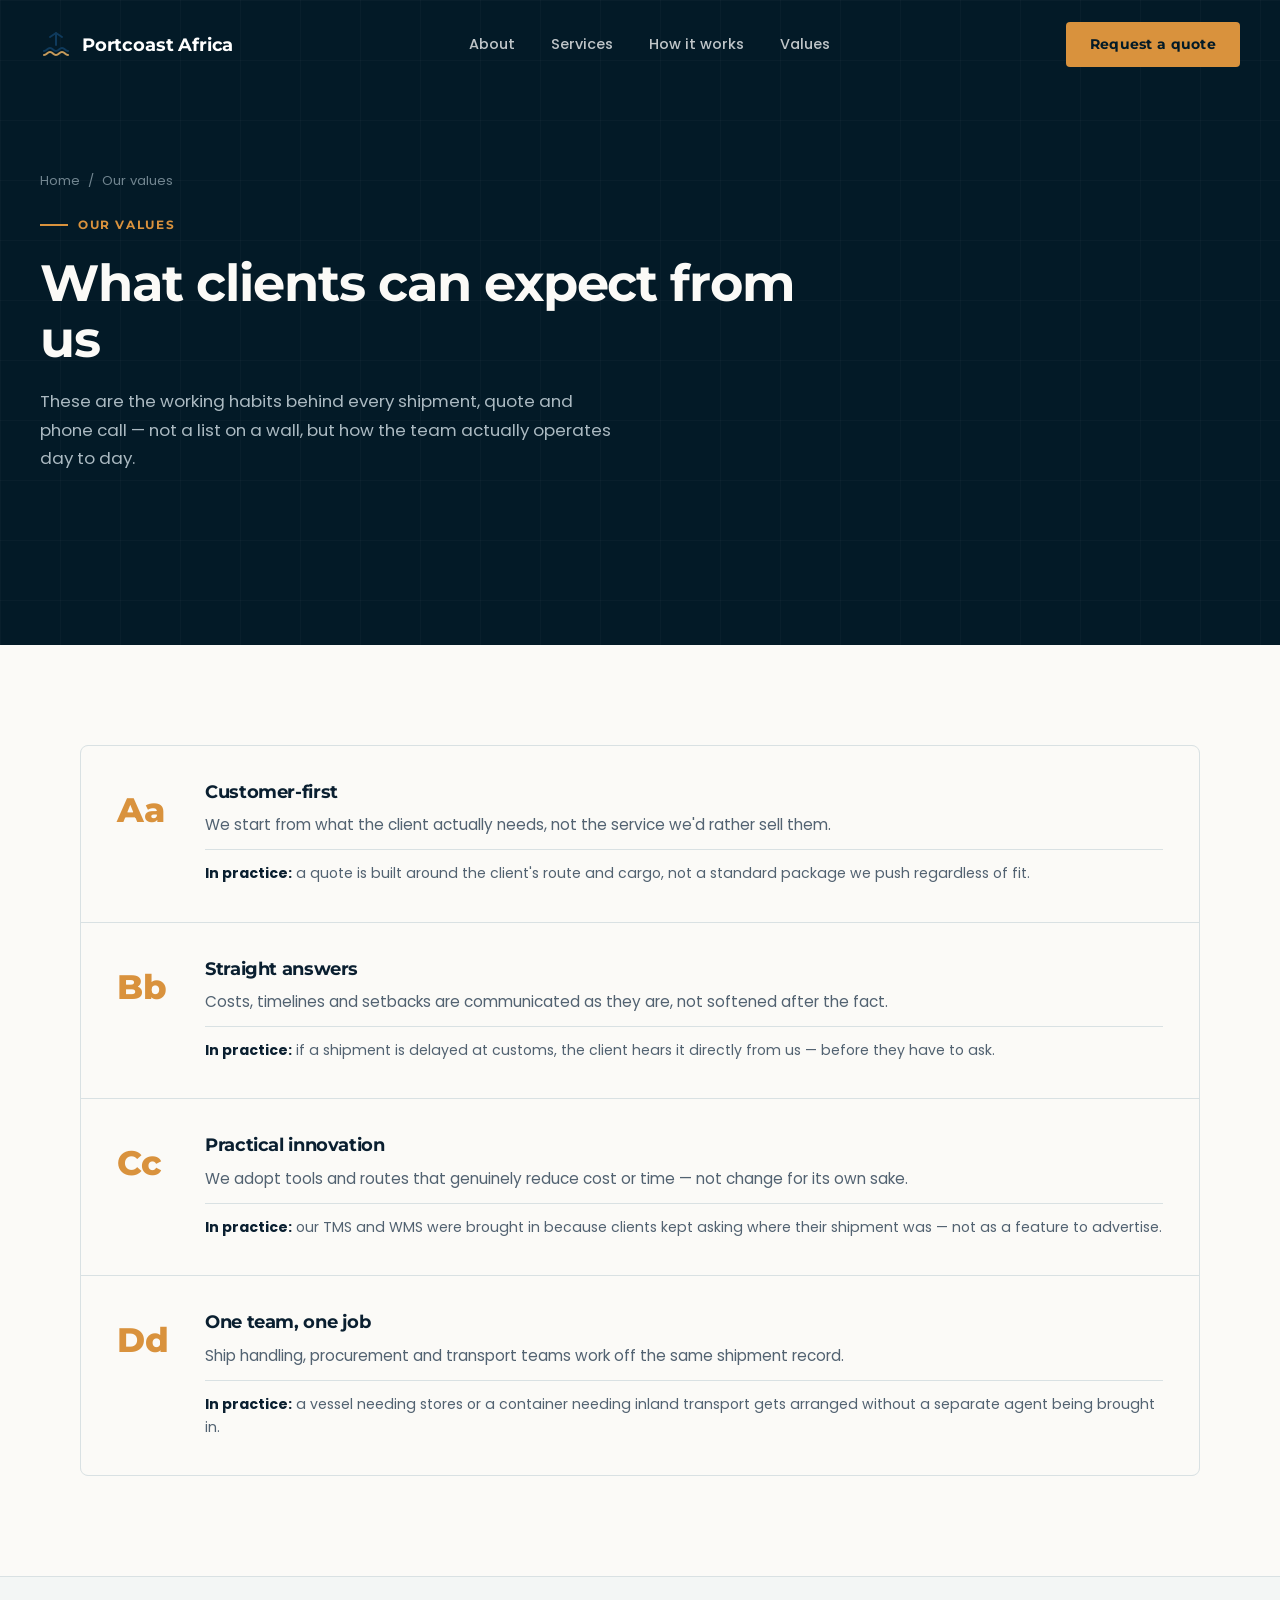
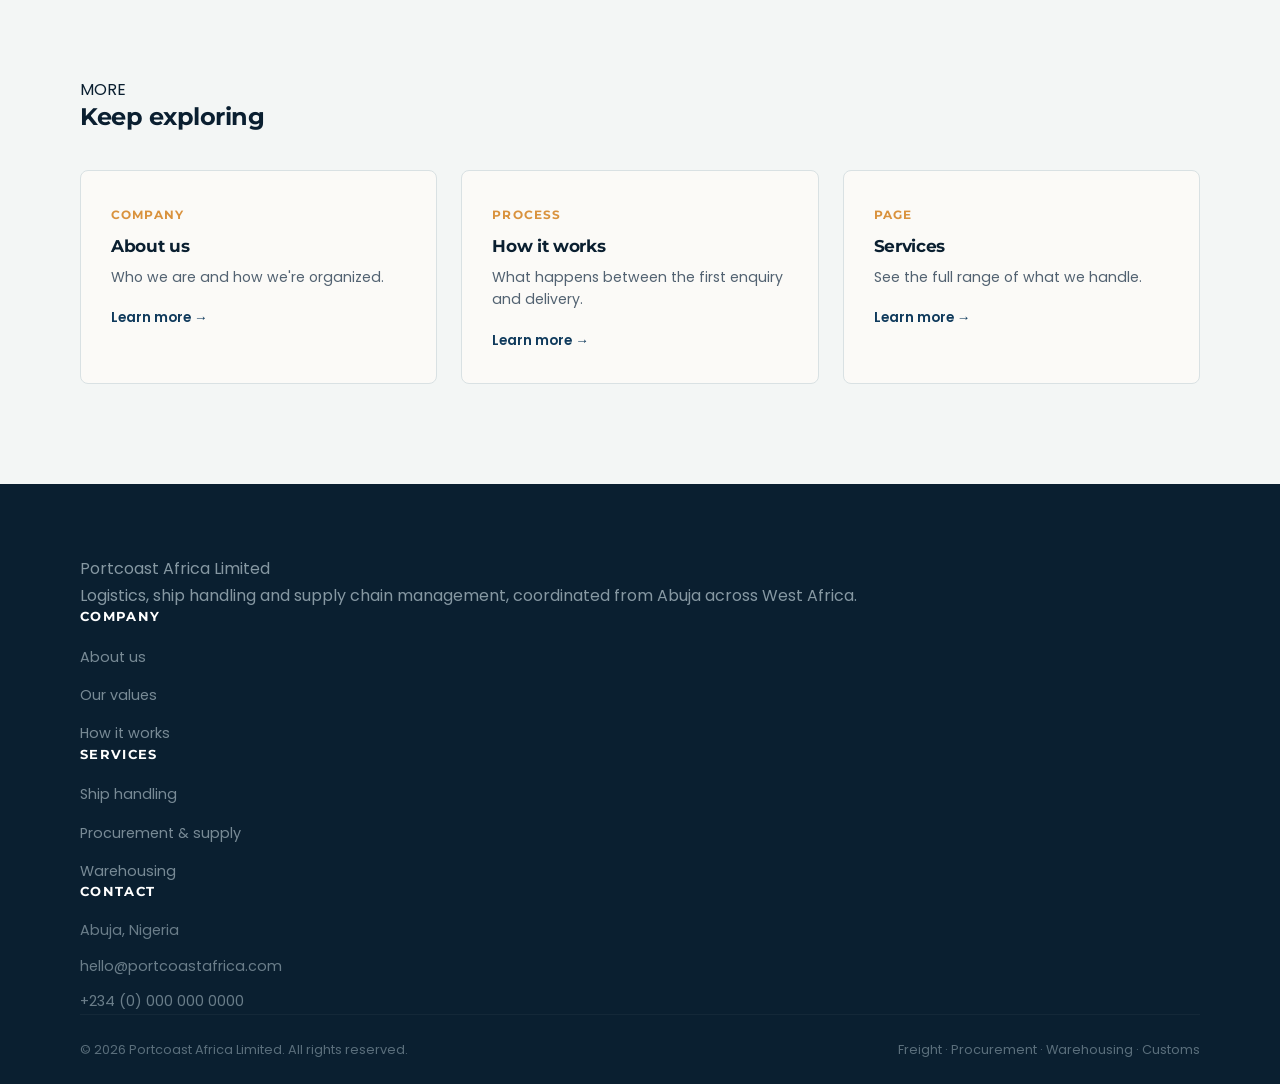
<file: values.html>
<!DOCTYPE html>
<html lang="en">
<head>
<meta charset="UTF-8">
<meta name="viewport" content="width=device-width, initial-scale=1.0">
<title>Our Values — Portcoast Africa Limited</title>
<link rel="preconnect" href="https://fonts.googleapis.com">
<link rel="preconnect" href="https://fonts.gstatic.com" crossorigin>
<link href="https://fonts.googleapis.com/css2?family=Montserrat:wght@400;500;600;700;800&family=Poppins:wght@300;400;500;600;700&display=swap" rel="stylesheet">
<link rel="stylesheet" href="styles.css">
</head>
<body>
<header>
  <div class="wrap nav">
    <a href="index.html" class="brand">
      <svg class="mark" viewBox="0 0 32 32" fill="none" xmlns="http://www.w3.org/2000/svg">
        <path d="M4 22C7 22 7 19 10 19C13 19 13 22 16 22C19 22 19 19 22 19C25 19 25 22 28 22" stroke="#0F3A5C" stroke-width="2" stroke-linecap="round"/>
        <path d="M4 26C7 26 7 23 10 23C13 23 13 26 16 26C19 26 19 23 22 23C25 23 25 26 28 26" stroke="#C79B5B" stroke-width="2" stroke-linecap="round"/>
        <path d="M16 4V16M16 4L22 8M16 4L10 8" stroke="#0F3A5C" stroke-width="2" stroke-linecap="round" stroke-linejoin="round"/>
      </svg>
      Portcoast Africa
    </a>
    <ul class="navlinks">
      <li><a href="about.html">About</a></li>
      <li><a href="index.html#services">Services</a></li>
      <li><a href="how-it-works.html">How it works</a></li>
      <li><a href="values.html">Values</a></li>
    </ul>
    <a href="index.html#quote" class="nav-cta">Request a quote</a>
  </div>
</header>
<section class="page-hero">
  <div class="wrap page-hero-inner">
    <div class="breadcrumb"><a href="index.html">Home</a><span>/</span><span>Our values</span></div>
    <div class="eyebrow-line"><span class="dash"></span>OUR VALUES</div>
    <h1>What clients can expect from us</h1>
    <p class="lead">These are the working habits behind every shipment, quote and phone call — not a list on a wall, but how the team actually operates day to day.</p>
  </div>
</section>
<section>
  <div class="wrap">
    <div class="value-detail-grid">
      <div class="value-detail">
        <div class="idx-big">Aa</div>
        <div>
          <h3>Customer-first</h3>
          <p>We start from what the client actually needs, not the service we'd rather sell them.</p>
          <div class="in-practice"><strong>In practice:</strong> a quote is built around the client's route and cargo, not a standard package we push regardless of fit.</div>
        </div>
      </div>
      <div class="value-detail">
        <div class="idx-big">Bb</div>
        <div>
          <h3>Straight answers</h3>
          <p>Costs, timelines and setbacks are communicated as they are, not softened after the fact.</p>
          <div class="in-practice"><strong>In practice:</strong> if a shipment is delayed at customs, the client hears it directly from us — before they have to ask.</div>
        </div>
      </div>
      <div class="value-detail">
        <div class="idx-big">Cc</div>
        <div>
          <h3>Practical innovation</h3>
          <p>We adopt tools and routes that genuinely reduce cost or time — not change for its own sake.</p>
          <div class="in-practice"><strong>In practice:</strong> our TMS and WMS were brought in because clients kept asking where their shipment was — not as a feature to advertise.</div>
        </div>
      </div>
      <div class="value-detail">
        <div class="idx-big">Dd</div>
        <div>
          <h3>One team, one job</h3>
          <p>Ship handling, procurement and transport teams work off the same shipment record.</p>
          <div class="in-practice"><strong>In practice:</strong> a vessel needing stores or a container needing inland transport gets arranged without a separate agent being brought in.</div>
        </div>
      </div>
    </div>
  </div>
</section>
<section class="related">
  <div class="wrap">
    <div class="section-head" style="margin-bottom:0;">
      <div class="kicker"><span class="dash"></span>MORE</div>
      <h2>Keep exploring</h2>
    </div>
    <div class="related-grid">
      <div class="related-card"><span>COMPANY</span><h3>About us</h3><p>Who we are and how we're organized.</p><a href="about.html">Learn more →</a></div>
      <div class="related-card"><span>PROCESS</span><h3>How it works</h3><p>What happens between the first enquiry and delivery.</p><a href="how-it-works.html">Learn more →</a></div>
      <div class="related-card"><span>PAGE</span><h3>Services</h3><p>See the full range of what we handle.</p><a href="index.html#services">Learn more →</a></div>
    </div>
  </div>
</section>
<footer>
  <div class="wrap">
    <div class="footer-grid">
      <div>
        <div class="footer-brand">Portcoast Africa Limited</div>
        <p>Logistics, ship handling and supply chain management, coordinated from Abuja across West Africa.</p>
      </div>
      <div class="footer-col">
        <h4>Company</h4>
        <ul>
          <li><a href="about.html">About us</a></li>
          <li><a href="values.html">Our values</a></li>
          <li><a href="how-it-works.html">How it works</a></li>
        </ul>
      </div>
      <div class="footer-col">
        <h4>Services</h4>
        <ul>
          <li><a href="ship-handling.html">Ship handling</a></li>
          <li><a href="procurement-supply.html">Procurement &amp; supply</a></li>
          <li><a href="warehousing.html">Warehousing</a></li>
        </ul>
      </div>
      <div class="footer-col">
        <h4>Contact</h4>
        <ul>
          <li>Abuja, Nigeria</li>
          <li>hello@portcoastafrica.com</li>
          <li>+234 (0) 000 000 0000</li>
        </ul>
      </div>
    </div>
    <div class="footer-bottom">
      <span>© 2026 Portcoast Africa Limited. All rights reserved.</span>
      <span>Freight · Procurement · Warehousing · Customs</span>
    </div>
  </div>
</footer>
</body>
</html>
</file>
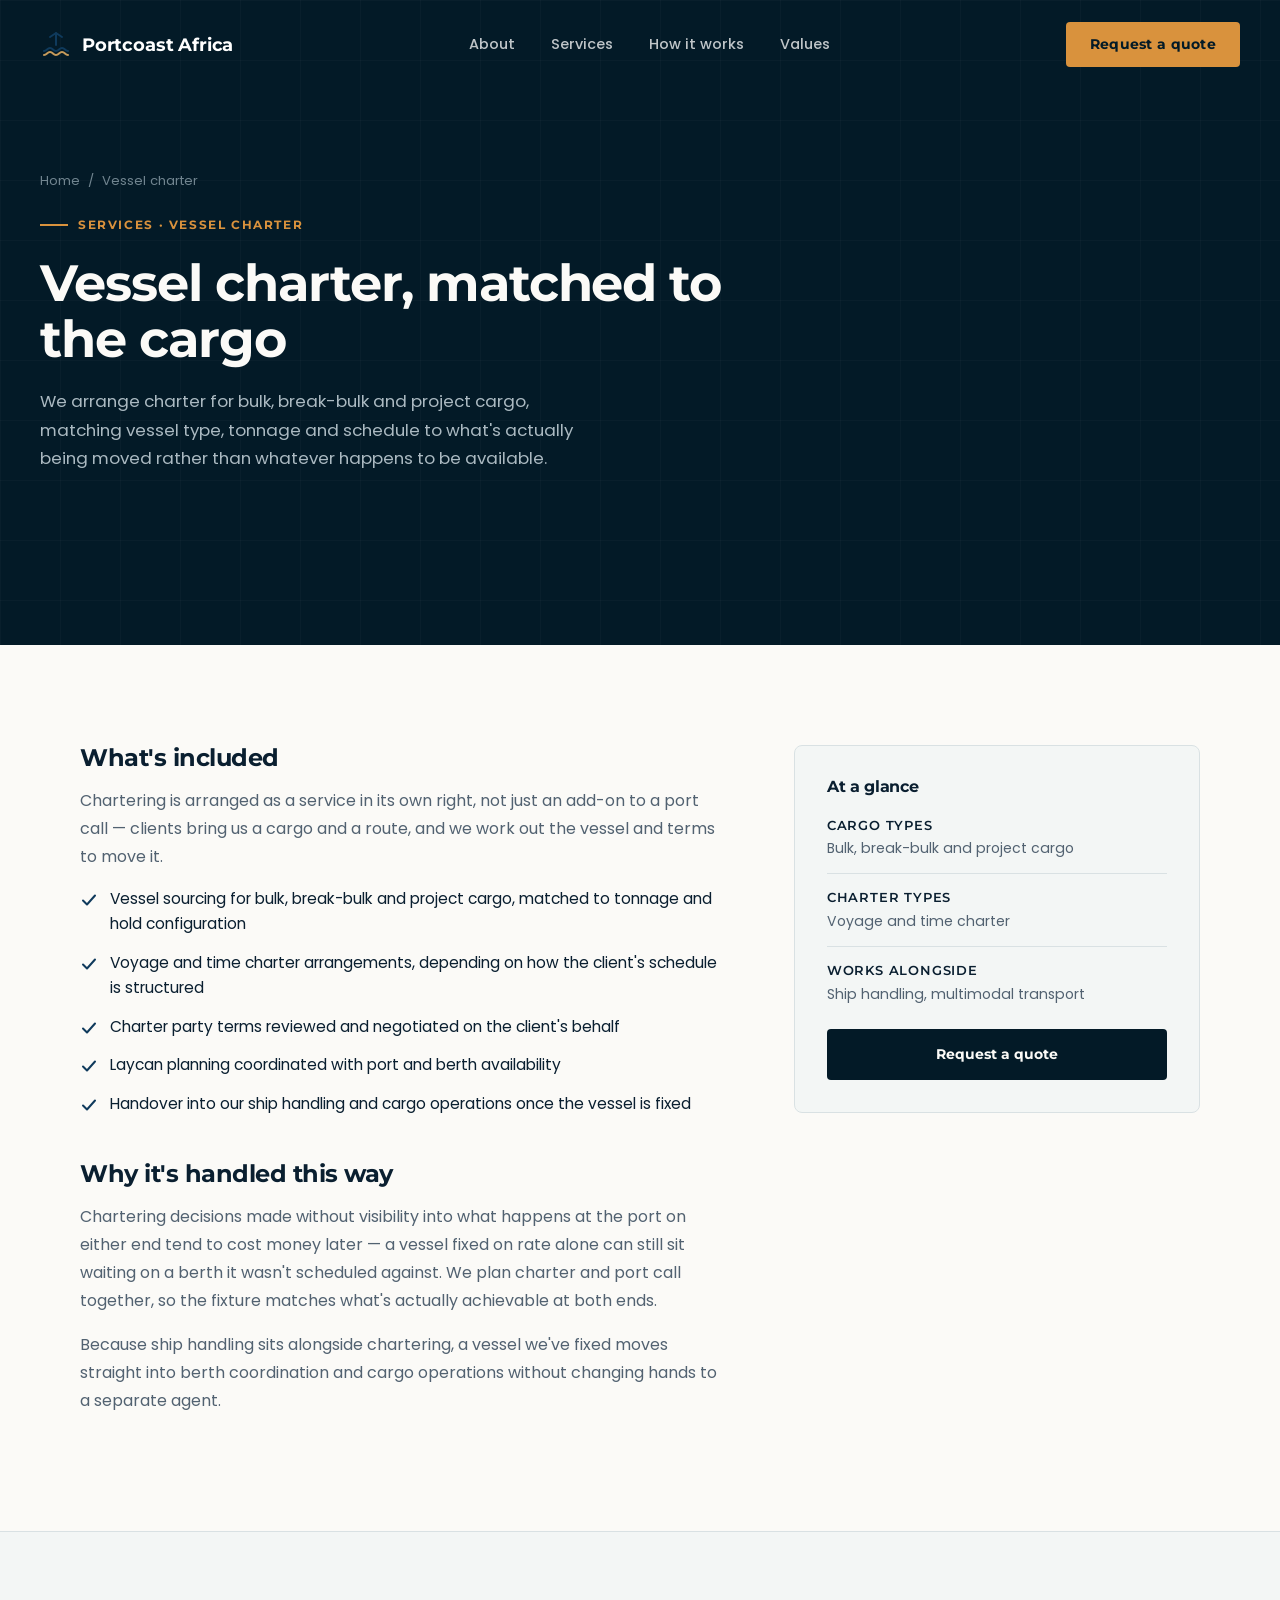
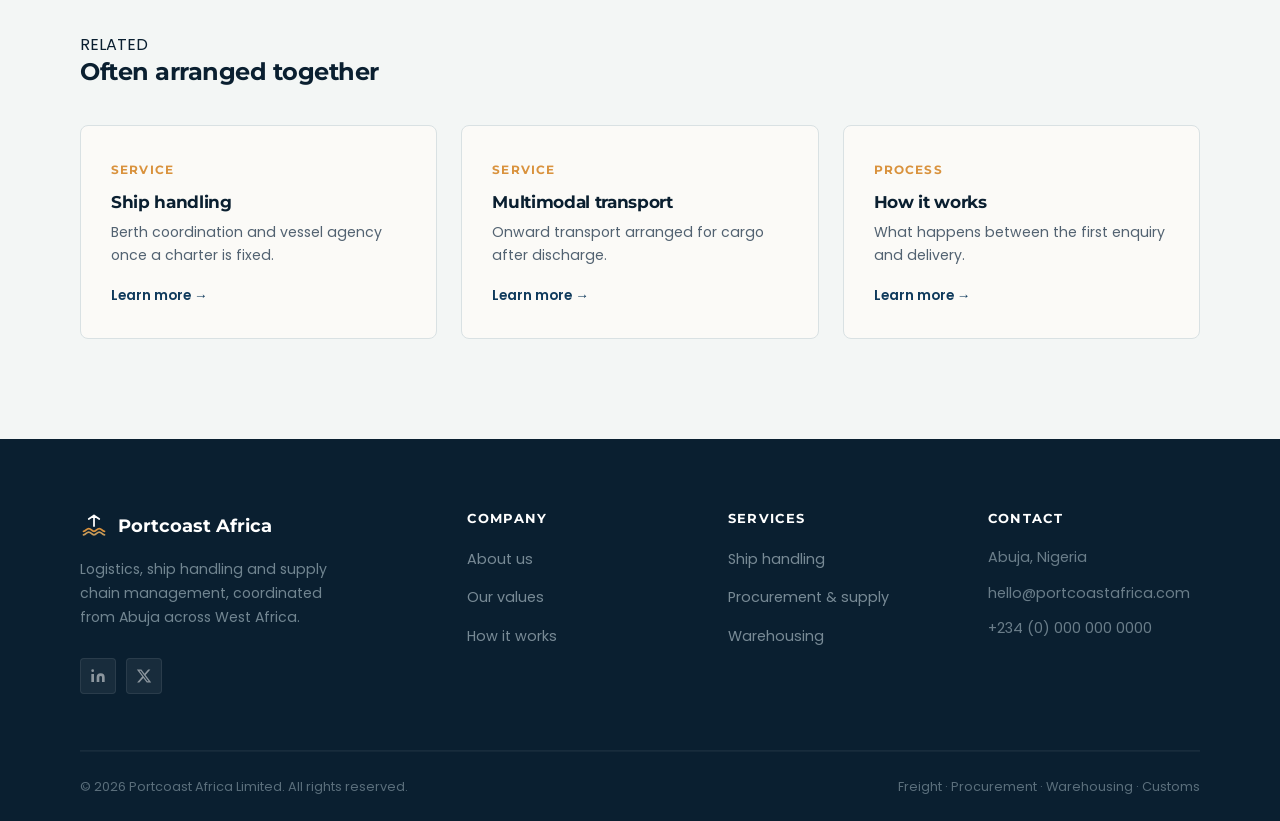
<file: vessel-charter.html>
<!doctype html>
<html lang="en">
  <head>
    <meta charset="UTF-8" />
    <meta name="viewport" content="width=device-width, initial-scale=1.0" />
    <title>Vessel Charter — Portcoast Africa Limited</title>
    <link rel="preconnect" href="https://fonts.googleapis.com" />
    <link rel="preconnect" href="https://fonts.gstatic.com" crossorigin />
    <link
      href="https://fonts.googleapis.com/css2?family=Montserrat:wght@400;500;600;700;800&family=Poppins:wght@300;400;500;600;700&display=swap"
      rel="stylesheet"
    />
    <link rel="stylesheet" href="styles.css" />
  </head>
  <body>
    <header>
      <div class="wrap nav">
        <a href="index.html" class="brand">
          <svg
            class="mark"
            viewBox="0 0 32 32"
            fill="none"
            xmlns="http://www.w3.org/2000/svg"
          >
            <path
              d="M4 22C7 22 7 19 10 19C13 19 13 22 16 22C19 22 19 19 22 19C25 19 25 22 28 22"
              stroke="#0F3A5C"
              stroke-width="2"
              stroke-linecap="round"
            />
            <path
              d="M4 26C7 26 7 23 10 23C13 23 13 26 16 26C19 26 19 23 22 23C25 23 25 26 28 26"
              stroke="#C79B5B"
              stroke-width="2"
              stroke-linecap="round"
            />
            <path
              d="M16 4V16M16 4L22 8M16 4L10 8"
              stroke="#0F3A5C"
              stroke-width="2"
              stroke-linecap="round"
              stroke-linejoin="round"
            />
          </svg>
          Portcoast Africa
        </a>
        <ul class="navlinks">
          <li><a href="about.html">About</a></li>
          <li><a href="index.html#services">Services</a></li>
          <li><a href="how-it-works.html">How it works</a></li>
          <li><a href="about.html#values">Values</a></li>
        </ul>
        <a href="index.html#quote" class="nav-cta">Request a quote</a>
      </div>
    </header>
    <section class="page-hero">
      <div class="wrap page-hero-inner">
        <div class="breadcrumb">
          <a href="index.html">Home</a><span>/</span><span>Vessel charter</span>
        </div>
        <div class="eyebrow-line">
          <span class="dash"></span>SERVICES · VESSEL CHARTER
        </div>
        <h1>Vessel charter, matched to the cargo</h1>
        <p class="lead">
          We arrange charter for bulk, break-bulk and project cargo, matching
          vessel type, tonnage and schedule to what's actually being moved
          rather than whatever happens to be available.
        </p>
      </div>
    </section>
    <section>
      <div class="wrap content-layout">
        <div class="content-main">
          <h2>What's included</h2>
          <p>
            Chartering is arranged as a service in its own right, not just an
            add-on to a port call — clients bring us a cargo and a route, and we
            work out the vessel and terms to move it.
          </p>
          <ul class="plain">
            <li>
              <svg width="18" height="18" viewBox="0 0 18 18" fill="none">
                <path
                  d="M3 9.5L7 13.5L15 4.5"
                  stroke="#0F3A5C"
                  stroke-width="2"
                  stroke-linecap="round"
                  stroke-linejoin="round"
                /></svg
              >Vessel sourcing for bulk, break-bulk and project cargo, matched
              to tonnage and hold configuration
            </li>
            <li>
              <svg width="18" height="18" viewBox="0 0 18 18" fill="none">
                <path
                  d="M3 9.5L7 13.5L15 4.5"
                  stroke="#0F3A5C"
                  stroke-width="2"
                  stroke-linecap="round"
                  stroke-linejoin="round"
                /></svg
              >Voyage and time charter arrangements, depending on how the
              client's schedule is structured
            </li>
            <li>
              <svg width="18" height="18" viewBox="0 0 18 18" fill="none">
                <path
                  d="M3 9.5L7 13.5L15 4.5"
                  stroke="#0F3A5C"
                  stroke-width="2"
                  stroke-linecap="round"
                  stroke-linejoin="round"
                /></svg
              >Charter party terms reviewed and negotiated on the client's
              behalf
            </li>
            <li>
              <svg width="18" height="18" viewBox="0 0 18 18" fill="none">
                <path
                  d="M3 9.5L7 13.5L15 4.5"
                  stroke="#0F3A5C"
                  stroke-width="2"
                  stroke-linecap="round"
                  stroke-linejoin="round"
                /></svg
              >Laycan planning coordinated with port and berth availability
            </li>
            <li>
              <svg width="18" height="18" viewBox="0 0 18 18" fill="none">
                <path
                  d="M3 9.5L7 13.5L15 4.5"
                  stroke="#0F3A5C"
                  stroke-width="2"
                  stroke-linecap="round"
                  stroke-linejoin="round"
                /></svg
              >Handover into our ship handling and cargo operations once the
              vessel is fixed
            </li>
          </ul>
          <h2>Why it's handled this way</h2>
          <p>
            Chartering decisions made without visibility into what happens at
            the port on either end tend to cost money later — a vessel fixed on
            rate alone can still sit waiting on a berth it wasn't scheduled
            against. We plan charter and port call together, so the fixture
            matches what's actually achievable at both ends.
          </p>
          <p>
            Because ship handling sits alongside chartering, a vessel we've
            fixed moves straight into berth coordination and cargo operations
            without changing hands to a separate agent.
          </p>
        </div>
        <aside class="sidebar-box">
          <h3>At a glance</h3>
          <ul>
            <li>
              <strong>Cargo types</strong>Bulk, break-bulk and project cargo
            </li>
            <li><strong>Charter types</strong>Voyage and time charter</li>
            <li>
              <strong>Works alongside</strong>Ship handling, multimodal
              transport
            </li>
          </ul>
          <a href="index.html#quote" class="sidebar-cta">Request a quote</a>
        </aside>
      </div>
    </section>
    <section class="related">
      <div class="wrap">
        <div class="section-head" style="margin-bottom: 0">
          <div class="kicker"><span class="dash"></span>RELATED</div>
          <h2>Often arranged together</h2>
        </div>
        <div class="related-grid">
          <div class="related-card">
            <span>SERVICE</span>
            <h3>Ship handling</h3>
            <p>Berth coordination and vessel agency once a charter is fixed.</p>
            <a href="ship-handling.html">Learn more →</a>
          </div>
          <div class="related-card">
            <span>SERVICE</span>
            <h3>Multimodal transport</h3>
            <p>Onward transport arranged for cargo after discharge.</p>
            <a href="multimodal-transport.html">Learn more →</a>
          </div>
          <div class="related-card">
            <span>PROCESS</span>
            <h3>How it works</h3>
            <p>What happens between the first enquiry and delivery.</p>
            <a href="how-it-works.html">Learn more →</a>
          </div>
        </div>
      </div>
    </section>
    <footer>
    <div class="wrap">
      <div class="footer-top">
        <div class="footer-brand-wrap">
          <a href="index.html" class="footer-brand">
            <svg width="28" height="28" viewBox="0 0 32 32" fill="none">
              <path d="M4 22C7 22 7 19 10 19C13 19 13 22 16 22C19 22 19 19 22 19C25 19 25 22 28 22" stroke="#D9923D" stroke-width="2" stroke-linecap="round" />
              <path d="M4 26C7 26 7 23 10 23C13 23 13 26 16 26C19 26 19 23 22 23C25 23 25 26 28 26" stroke="#C79B5B" stroke-width="2" stroke-linecap="round" />
              <path d="M16 4V16M16 4L22 8M16 4L10 8" stroke="white" stroke-width="2" stroke-linecap="round" stroke-linejoin="round" />
            </svg>
            Portcoast Africa
          </a>
          <p>Logistics, ship handling and supply chain management, coordinated from Abuja across West Africa.</p>
          <div class="footer-socials">
            <a href="#" class="footer-social" aria-label="LinkedIn"><svg viewBox="0 0 24 24" fill="currentColor"><path d="M16 8a6 6 0 0 1 6 6v7h-4v-7a2 2 0 0 0-2-2 2 2 0 0 0-2 2v7h-4v-7a6 6 0 0 1 6-6z"/><rect x="2" y="9" width="4" height="12"/><circle cx="4" cy="4" r="2"/></svg></a>
            <a href="#" class="footer-social" aria-label="Twitter"><svg viewBox="0 0 24 24" fill="currentColor"><path d="M18.244 2.25h3.308l-7.227 8.26 8.502 11.24H16.17l-5.214-6.817L4.99 21.75H1.68l7.73-8.835L1.254 2.25H8.08l4.713 6.231zm-1.161 17.52h1.833L7.084 4.126H5.117z"/></svg></a>
          </div>
        </div>
        <div class="footer-col">
          <h4>Company</h4>
          <ul>
            <li><a href="about.html">About us</a></li>
            <li><a href="values.html">Our values</a></li>
            <li><a href="how-it-works.html">How it works</a></li>
          </ul>
        </div>
        <div class="footer-col">
          <h4>Services</h4>
          <ul>
            <li><a href="ship-handling.html">Ship handling</a></li>
            <li><a href="procurement-supply.html">Procurement &amp; supply</a></li>
            <li><a href="warehousing.html">Warehousing</a></li>
          </ul>
        </div>
        <div class="footer-col">
          <h4>Contact</h4>
          <ul>
            <li>Abuja, Nigeria</li>
            <li>hello@portcoastafrica.com</li>
            <li>+234 (0) 000 000 0000</li>
          </ul>
        </div>
      </div>
      <div class="footer-bottom">
        <span>© 2026 Portcoast Africa Limited. All rights reserved.</span>
        <span>Freight · Procurement · Warehousing · Customs</span>
      </div>
    </div>
  </footer>

  </body>
</html>
</file>
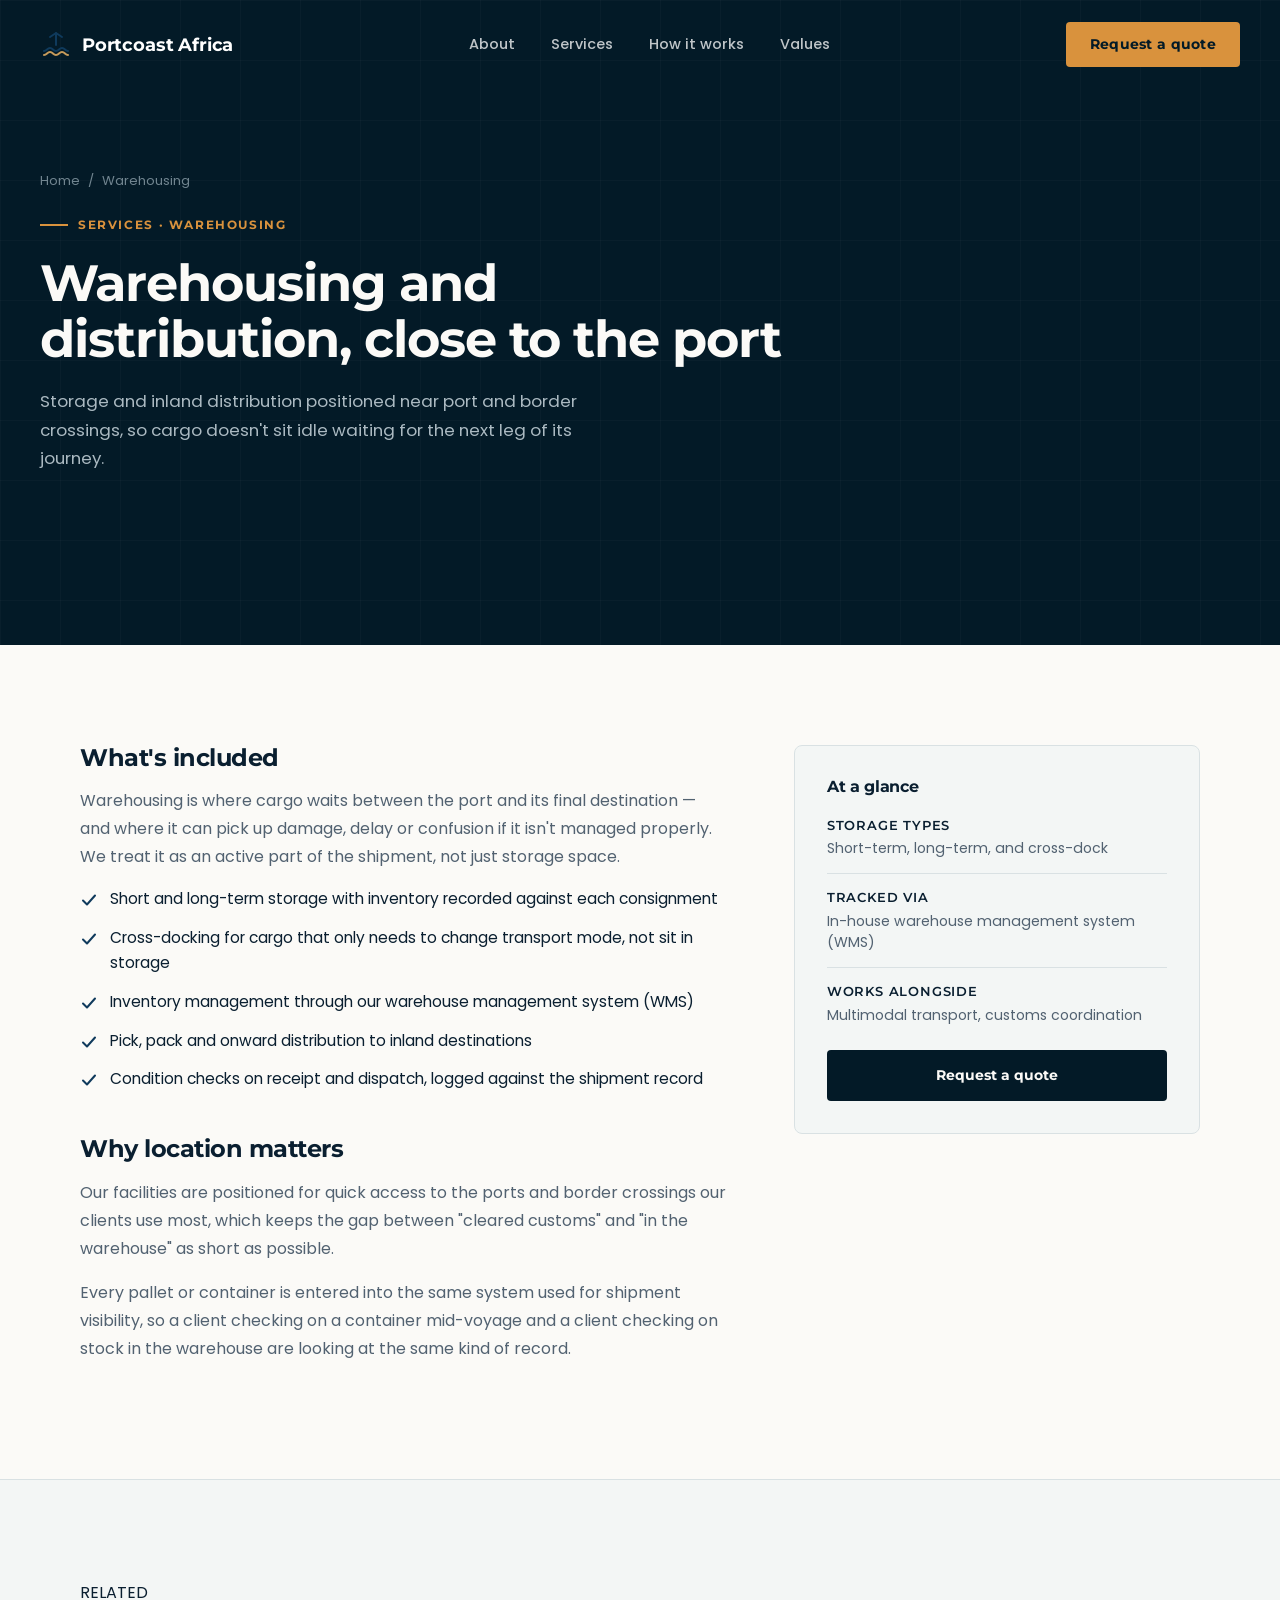
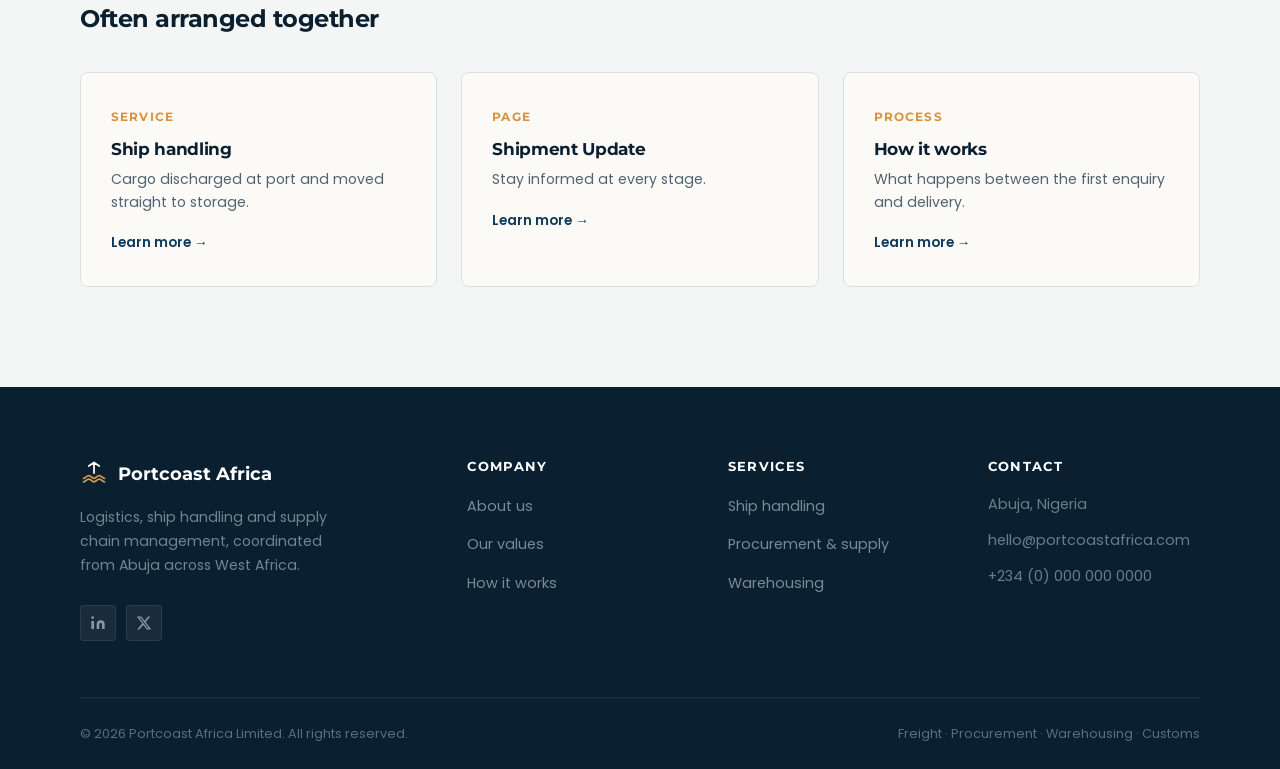
<file: warehousing.html>
<!doctype html>
<html lang="en">
  <head>
    <meta charset="UTF-8" />
    <meta name="viewport" content="width=device-width, initial-scale=1.0" />
    <title>Warehousing — Portcoast Africa Limited</title>
    <link rel="preconnect" href="https://fonts.googleapis.com" />
    <link rel="preconnect" href="https://fonts.gstatic.com" crossorigin />
    <link
      href="https://fonts.googleapis.com/css2?family=Montserrat:wght@400;500;600;700;800&family=Poppins:wght@300;400;500;600;700&display=swap"
      rel="stylesheet"
    />
    <link rel="stylesheet" href="styles.css" />
  </head>
  <body>
    <header>
      <div class="wrap nav">
        <a href="index.html" class="brand">
          <svg
            class="mark"
            viewBox="0 0 32 32"
            fill="none"
            xmlns="http://www.w3.org/2000/svg"
          >
            <path
              d="M4 22C7 22 7 19 10 19C13 19 13 22 16 22C19 22 19 19 22 19C25 19 25 22 28 22"
              stroke="#0F3A5C"
              stroke-width="2"
              stroke-linecap="round"
            />
            <path
              d="M4 26C7 26 7 23 10 23C13 23 13 26 16 26C19 26 19 23 22 23C25 23 25 26 28 26"
              stroke="#C79B5B"
              stroke-width="2"
              stroke-linecap="round"
            />
            <path
              d="M16 4V16M16 4L22 8M16 4L10 8"
              stroke="#0F3A5C"
              stroke-width="2"
              stroke-linecap="round"
              stroke-linejoin="round"
            />
          </svg>
          Portcoast Africa
        </a>
        <ul class="navlinks">
          <li><a href="about.html">About</a></li>
          <li><a href="index.html#services">Services</a></li>
          <li><a href="how-it-works.html">How it works</a></li>
          <li><a href="values.html">Values</a></li>
        </ul>
        <a href="index.html#quote" class="nav-cta">Request a quote</a>
      </div>
    </header>
    <section class="page-hero">
      <div class="wrap page-hero-inner">
        <div class="breadcrumb">
          <a href="index.html">Home</a><span>/</span><span>Warehousing</span>
        </div>
        <div class="eyebrow-line">
          <span class="dash"></span>SERVICES · WAREHOUSING
        </div>
        <h1>Warehousing and distribution, close to the port</h1>
        <p class="lead">
          Storage and inland distribution positioned near port and border
          crossings, so cargo doesn't sit idle waiting for the next leg of its
          journey.
        </p>
      </div>
    </section>
    <section>
      <div class="wrap content-layout">
        <div class="content-main">
          <h2>What's included</h2>
          <p>
            Warehousing is where cargo waits between the port and its final
            destination — and where it can pick up damage, delay or confusion if
            it isn't managed properly. We treat it as an active part of the
            shipment, not just storage space.
          </p>
          <ul class="plain">
            <li>
              <svg width="18" height="18" viewBox="0 0 18 18" fill="none">
                <path
                  d="M3 9.5L7 13.5L15 4.5"
                  stroke="#0F3A5C"
                  stroke-width="2"
                  stroke-linecap="round"
                  stroke-linejoin="round"
                /></svg
              >Short and long-term storage with inventory recorded against each
              consignment
            </li>
            <li>
              <svg width="18" height="18" viewBox="0 0 18 18" fill="none">
                <path
                  d="M3 9.5L7 13.5L15 4.5"
                  stroke="#0F3A5C"
                  stroke-width="2"
                  stroke-linecap="round"
                  stroke-linejoin="round"
                /></svg
              >Cross-docking for cargo that only needs to change transport mode,
              not sit in storage
            </li>
            <li>
              <svg width="18" height="18" viewBox="0 0 18 18" fill="none">
                <path
                  d="M3 9.5L7 13.5L15 4.5"
                  stroke="#0F3A5C"
                  stroke-width="2"
                  stroke-linecap="round"
                  stroke-linejoin="round"
                /></svg
              >Inventory management through our warehouse management system
              (WMS)
            </li>
            <li>
              <svg width="18" height="18" viewBox="0 0 18 18" fill="none">
                <path
                  d="M3 9.5L7 13.5L15 4.5"
                  stroke="#0F3A5C"
                  stroke-width="2"
                  stroke-linecap="round"
                  stroke-linejoin="round"
                /></svg
              >Pick, pack and onward distribution to inland destinations
            </li>
            <li>
              <svg width="18" height="18" viewBox="0 0 18 18" fill="none">
                <path
                  d="M3 9.5L7 13.5L15 4.5"
                  stroke="#0F3A5C"
                  stroke-width="2"
                  stroke-linecap="round"
                  stroke-linejoin="round"
                /></svg
              >Condition checks on receipt and dispatch, logged against the
              shipment record
            </li>
          </ul>
          <h2>Why location matters</h2>
          <p>
            Our facilities are positioned for quick access to the ports and
            border crossings our clients use most, which keeps the gap between
            "cleared customs" and "in the warehouse" as short as possible.
          </p>
          <p>
            Every pallet or container is entered into the same system used for
            shipment visibility, so a client checking on a container mid-voyage
            and a client checking on stock in the warehouse are looking at the
            same kind of record.
          </p>
        </div>
        <aside class="sidebar-box">
          <h3>At a glance</h3>
          <ul>
            <li>
              <strong>Storage types</strong>Short-term, long-term, and
              cross-dock
            </li>
            <li>
              <strong>Tracked via</strong>In-house warehouse management system
              (WMS)
            </li>
            <li>
              <strong>Works alongside</strong>Multimodal transport, customs
              coordination
            </li>
          </ul>
          <a href="index.html#quote" class="sidebar-cta">Request a quote</a>
        </aside>
      </div>
    </section>
    <section class="related">
      <div class="wrap">
        <div class="section-head" style="margin-bottom: 0">
          <div class="kicker"><span class="dash"></span>RELATED</div>
          <h2>Often arranged together</h2>
        </div>
        <div class="related-grid">
          <div class="related-card">
            <span>SERVICE</span>
            <h3>Ship handling</h3>
            <p>Cargo discharged at port and moved straight to storage.</p>
            <a href="ship-handling.html">Learn more →</a>
          </div>
          <div class="related-card">
            <span>PAGE</span>
            <h3>Shipment Update</h3>
            <p>Stay informed at every stage.</p>
            <a href="index.html#shipment_update">Learn more →</a>
          </div>
          <div class="related-card">
            <span>PROCESS</span>
            <h3>How it works</h3>
            <p>What happens between the first enquiry and delivery.</p>
            <a href="how-it-works.html">Learn more →</a>
          </div>
        </div>
      </div>
    </section>
    <footer>
      <div class="wrap">
        <div class="footer-top">
          <div class="footer-brand-wrap">
            <a href="index.html" class="footer-brand">
              <svg width="28" height="28" viewBox="0 0 32 32" fill="none">
                <path
                  d="M4 22C7 22 7 19 10 19C13 19 13 22 16 22C19 22 19 19 22 19C25 19 25 22 28 22"
                  stroke="#D9923D"
                  stroke-width="2"
                  stroke-linecap="round"
                />
                <path
                  d="M4 26C7 26 7 23 10 23C13 23 13 26 16 26C19 26 19 23 22 23C25 23 25 26 28 26"
                  stroke="#C79B5B"
                  stroke-width="2"
                  stroke-linecap="round"
                />
                <path
                  d="M16 4V16M16 4L22 8M16 4L10 8"
                  stroke="white"
                  stroke-width="2"
                  stroke-linecap="round"
                  stroke-linejoin="round"
                />
              </svg>
              Portcoast Africa
            </a>
            <p>
              Logistics, ship handling and supply chain management, coordinated
              from Abuja across West Africa.
            </p>
            <div class="footer-socials">
              <a href="#" class="footer-social" aria-label="LinkedIn"
                ><svg viewBox="0 0 24 24" fill="currentColor">
                  <path
                    d="M16 8a6 6 0 0 1 6 6v7h-4v-7a2 2 0 0 0-2-2 2 2 0 0 0-2 2v7h-4v-7a6 6 0 0 1 6-6z"
                  />
                  <rect x="2" y="9" width="4" height="12" />
                  <circle cx="4" cy="4" r="2" /></svg
              ></a>
              <a href="#" class="footer-social" aria-label="Twitter"
                ><svg viewBox="0 0 24 24" fill="currentColor">
                  <path
                    d="M18.244 2.25h3.308l-7.227 8.26 8.502 11.24H16.17l-5.214-6.817L4.99 21.75H1.68l7.73-8.835L1.254 2.25H8.08l4.713 6.231zm-1.161 17.52h1.833L7.084 4.126H5.117z"
                  /></svg
              ></a>
            </div>
          </div>
          <div class="footer-col">
            <h4>Company</h4>
            <ul>
              <li><a href="about.html">About us</a></li>
              <li><a href="values.html">Our values</a></li>
              <li><a href="how-it-works.html">How it works</a></li>
            </ul>
          </div>
          <div class="footer-col">
            <h4>Services</h4>
            <ul>
              <li><a href="ship-handling.html">Ship handling</a></li>
              <li>
                <a href="procurement-supply.html">Procurement &amp; supply</a>
              </li>
              <li><a href="warehousing.html">Warehousing</a></li>
            </ul>
          </div>
          <div class="footer-col">
            <h4>Contact</h4>
            <ul>
              <li>Abuja, Nigeria</li>
              <li>hello@portcoastafrica.com</li>
              <li>+234 (0) 000 000 0000</li>
            </ul>
          </div>
        </div>
        <div class="footer-bottom">
          <span>© 2026 Portcoast Africa Limited. All rights reserved.</span>
          <span>Freight · Procurement · Warehousing · Customs</span>
        </div>
      </div>
    </footer>
  </body>
</html>
</file>
<file: styles.css>
/* =============================================
   PORTCOAST AFRICA — Redesigned Stylesheet
   Style inspired by BSL Africa: bold, modern,
   full-bleed sections, strong typographic scale
   ============================================= */

/* ---------- Design Tokens ---------- */
:root {
  --ink: #0A1F30;
  --sea: #0F3A5C;
  --sea-deep: #031a27;
  --sea-mid: #0d3350;
  --foam: #F3F6F5;
  --paper: #FBFAF7;
  --sand: #D9923D;
  --sand-light: #e8a54e;
  --sand-dim: #E4D3B4;
  --slate: #526271;
  --line: #D9E1E3;
  --font-heading: 'Montserrat', sans-serif;
  --font-body: 'Poppins', sans-serif;
  --radius: 4px;
  --radius-lg: 8px;
  --transition: 0.22s ease;
}

/* ---------- Reset & Base ---------- */
*, *::before, *::after {
  box-sizing: border-box;
  margin: 0;
  padding: 0;
}

html {
  scroll-behavior: smooth;
  font-size: 16px;
}

body {
  font-family: var(--font-body);
  color: var(--ink);
  background: var(--paper);
  line-height: 1.65;
  -webkit-font-smoothing: antialiased;
  overflow-x: hidden;
}

h1, h2, h3, h4, h5 {
  font-family: var(--font-heading);
  color: var(--ink);
  font-weight: 700;
  line-height: 1.1;
  letter-spacing: -0.02em;
}

p { margin: 0; }

a { color: inherit; }

img, svg { display: block; max-width: 100%; }

:focus-visible {
  outline: 2px solid var(--sand);
  outline-offset: 3px;
}

@media (prefers-reduced-motion: reduce) {
  *, *::before, *::after {
    animation-duration: 0.01ms !important;
    transition-duration: 0.01ms !important;
  }
}

/* ---------- Layout ---------- */
.wrap {
  max-width: 1200px;
  margin: 0 auto;
  padding: 0 40px;
}

@media (max-width: 640px) {
  .wrap { padding: 0 20px; }
}

section {
  padding: 100px 0;
}

@media (max-width: 640px) {
  section { padding: 64px 0; }
}

/* ---------- Header / Nav ---------- */
header {
  position: fixed;
  top: 0;
  left: 0;
  right: 0;
  z-index: 100;
  transition: background var(--transition), box-shadow var(--transition);
  background: transparent;
}

header.scrolled {
  background: rgba(3, 26, 39, 0.97);
  backdrop-filter: blur(12px);
  box-shadow: 0 2px 20px rgba(0,0,0,0.25);
}

.nav {
  display: flex;
  align-items: center;
  justify-content: space-between;
  padding: 22px 0;
  transition: padding var(--transition);
}

header.scrolled .nav {
  padding: 14px 0;
}

.brand {
  display: flex;
  align-items: center;
  gap: 10px;
  font-family: var(--font-heading);
  font-weight: 700;
  font-size: 1.1rem;
  color: #fff;
  text-decoration: none;
  letter-spacing: -0.01em;
}

.brand .mark {
  width: 32px;
  height: 32px;
}

.navlinks {
  display: flex;
  gap: 36px;
  list-style: none;
}

.navlinks a {
  text-decoration: none;
  color: rgba(255,255,255,0.75);
  font-size: 0.9rem;
  font-weight: 500;
  transition: color var(--transition);
  position: relative;
}

.navlinks a::after {
  content: '';
  position: absolute;
  bottom: -4px;
  left: 0;
  width: 0;
  height: 2px;
  background: var(--sand);
  transition: width var(--transition);
}

.navlinks a:hover {
  color: #fff;
}

.navlinks a:hover::after {
  width: 100%;
}

.nav-cta {
  background: var(--sand);
  color: var(--sea-deep);
  text-decoration: none;
  padding: 11px 24px;
  border-radius: var(--radius);
  font-size: 0.88rem;
  font-weight: 700;
  font-family: var(--font-heading);
  letter-spacing: 0.02em;
  transition: background var(--transition), transform var(--transition);
}

.nav-cta:hover {
  background: var(--sand-light);
  transform: translateY(-1px);
}

@media (max-width: 860px) {
  .nav-cta {
    display: none;
  }
}

.logo {
  max-width: 5rem; /* Ensure the image doesn't exceed its container */
  max-height: 100%; /* Ensure the image doesn't exceed its container */
}

.mobile-menu button {
  background-color: #555;
  color: white;
  border: none;
  padding: 0.5rem 1rem;
  font-size: 24px;
  cursor: pointer;
  display: none;
}

@media (max-width: 860px) {
  .mobile-menu button {
    display: block;
  }

  .nav {
    padding: 22px 20px !important;
  }

  .navlinks {
    position: absolute;
    top: 0;
    left: -100%;
    width: 100%;
    flex-direction: column;
    background-color: #333;
    transition: left 0.5s ease-in-out;
  
  }

  .navlinks.active {
    left: 0;
  }

  .navlinks { display: none; }
}


/* ---------- Hero ---------- */
.hero {
  position: relative;
  min-height: 100vh;
  display: flex;
  align-items: center;
  overflow: hidden;
  background: var(--sea-deep);
}

.hero-bg {
  position: absolute;
  inset: 0;
  background:
    radial-gradient(ellipse 80% 60% at 70% 50%, rgba(15,58,92,0.6) 0%, transparent 70%),
    linear-gradient(135deg, #031a27 0%, #0d3350 40%, #031a27 100%);
  z-index: 0;
}

/* Animated grid pattern overlay */
.hero-bg::before {
  content: '';
  position: absolute;
  inset: 0;
  background-image:
    linear-gradient(rgba(255,255,255,0.03) 1px, transparent 1px),
    linear-gradient(90deg, rgba(255,255,255,0.03) 1px, transparent 1px);
  background-size: 60px 60px;
  z-index: 1;
}

/* Glowing orb */
.hero-bg::after {
  content: '';
  position: absolute;
  top: 10%;
  right: 8%;
  width: 420px;
  height: 420px;
  background: radial-gradient(circle, rgba(217,146,61,0.18) 0%, transparent 70%);
  border-radius: 50%;
  z-index: 2;
  animation: pulse 6s ease-in-out infinite;
}

@keyframes pulse {
  0%, 100% { transform: scale(1); opacity: 1; }
  50% { transform: scale(1.1); opacity: 0.7; }
}

.hero-inner {
  position: relative;
  z-index: 10;
  display: grid;
  grid-template-columns: 1.1fr 0.9fr;
  gap: 60px;
  align-items: center;
  padding: 140px 0 80px;
}

@media (max-width: 900px) {
  .hero-inner {
    grid-template-columns: 1fr;
    padding: 120px 20px 60px;
    gap: 48px;
  }
}

.hero-eyebrow {
  display: inline-flex;
  align-items: center;
  gap: 10px;
  color: var(--sand);
  font-size: 0.78rem;
  font-weight: 700;
  font-family: var(--font-heading);
  letter-spacing: 0.12em;
  text-transform: uppercase;
  margin-bottom: 28px;
  padding: 6px 16px;
  border: 1px solid rgba(217,146,61,0.4);
  border-radius: 100px;
  width: fit-content;
}

.hero-eyebrow .dot {
  width: 6px;
  height: 6px;
  background: var(--sand);
  border-radius: 50%;
  animation: blink 2s ease-in-out infinite !important;
}

@keyframes blink {
  0%, 100% { opacity: 1; }
  50% { opacity: 0.3; }
}

.hero h1 {
  font-size: clamp(2.8rem, 5vw, 4.2rem);
  line-height: 1.05;
  color: #fff;
  max-width: 14ch;
  margin-bottom: 28px;
  font-weight: 800;
}

.hero h1 .accent {
  color: var(--sand);
  display: block;
}

.hero p.lead {
  font-size: 1.1rem;
  color: rgba(201,214,221,0.9);
  max-width: 48ch;
  line-height: 1.7;
  margin-bottom: 40px;
}

.hero-ctas {
  display: flex;
  gap: 16px;
  flex-wrap: wrap;
  margin-bottom: 60px;
}

.btn-primary {
  background: var(--sand);
  color: var(--sea-deep);
  text-decoration: none;
  padding: 15px 32px;
  border-radius: var(--radius);
  font-weight: 700;
  font-family: var(--font-heading);
  font-size: 0.92rem;
  letter-spacing: 0.02em;
  transition: background var(--transition), transform var(--transition), box-shadow var(--transition);
  box-shadow: 0 4px 16px rgba(217,146,61,0.3);
}

.btn-primary:hover {
  background: var(--sand-light);
  transform: translateY(-2px);
  box-shadow: 0 8px 24px rgba(217,146,61,0.4);
}

.btn-ghost {
  border: 1.5px solid rgba(255,255,255,0.3);
  color: #fff;
  text-decoration: none;
  padding: 14px 32px;
  border-radius: var(--radius);
  font-weight: 600;
  font-family: var(--font-heading);
  font-size: 0.92rem;
  transition: border-color var(--transition), background var(--transition), transform var(--transition);
}

.btn-ghost:hover {
  border-color: rgba(255,255,255,0.7);
  background: rgba(255,255,255,0.06);
  transform: translateY(-2px);
}

.hero-stats {
  display: flex;
  gap: 0;
  border-top: 1px solid rgba(255,255,255,0.1);
  padding-top: 36px;
}

.hero-stat {
  flex: 1;
  padding-right: 32px;
  border-right: 1px solid rgba(255,255,255,0.1);
  margin-right: 32px;
}

.hero-stat:last-child {
  border-right: none;
  margin-right: 0;
  padding-right: 0;
}

.hero-stat strong {
  display: block;
  font-family: var(--font-heading);
  font-size: 2.4rem;
  font-weight: 800;
  color: var(--sand);
  line-height: 1;
  margin-bottom: 6px;
}

.hero-stat span {
  font-size: 0.8rem;
  color: rgba(159,178,188,0.9);
  line-height: 1.4;
}

/* Hero right: visual card */
.hero-visual {
  position: relative;
}

.hero-card {
  background: rgba(255,255,255,0.04);
  border: 1px solid rgba(255,255,255,0.1);
  border-radius: var(--radius-lg);
  backdrop-filter: blur(10px);
  overflow: hidden;
}

.hero-card-top {
  background: var(--sea-mid);
  padding: 20px 24px;
  border-bottom: 1px solid rgba(255,255,255,0.08);
  display: flex;
  align-items: center;
  gap: 12px;
}

.hero-card-dots span {
  display: inline-block;
  width: 10px;
  height: 10px;
  border-radius: 50%;
  background: rgba(255,255,255,0.2);
}

.hero-card-dots span:first-child { background: rgba(217,146,61,0.6); }
.hero-card-dots span:nth-child(2) { background: rgba(255,255,255,0.3); }

.hero-card-title {
  font-size: 0.78rem;
  color: rgba(255,255,255,0.5);
  font-family: var(--font-heading);
  font-weight: 600;
  letter-spacing: 0.08em;
}

.hero-card-body {
  padding: 24px;
}

.panel-row {
  display: flex;
  justify-content: space-between;
  align-items: center;
  padding: 14px 0;
  border-bottom: 1px solid rgba(255,255,255,0.07);
  font-size: 0.88rem;
  color: rgba(255,255,255,0.8);
}

.panel-row:last-child { border-bottom: none; }

.panel-row .status {
  font-size: 0.72rem;
  padding: 4px 12px;
  border-radius: 100px;
  font-weight: 600;
  font-family: var(--font-heading);
  letter-spacing: 0.04em;
}

.status.in-transit {
  background: rgba(217,146,61,0.2);
  color: var(--sand);
  border: 1px solid rgba(217,146,61,0.3);
}

.status.cleared {
  background: rgba(80,200,120,0.15);
  color: #7cd9a0;
  border: 1px solid rgba(80,200,120,0.25);
}

.status.loading {
  background: rgba(100,160,220,0.15);
  color: #9fb8d8;
  border: 1px solid rgba(100,160,220,0.2);
}

/* .hero-badge {
  position: absolute;
  bottom: -18px;
  right: -18px;
  background: var(--sand);
  color: var(--sea-deep);
  border-radius: var(--radius-lg);
  padding: 18px 22px;
  text-align: center;
  box-shadow: 0 8px 32px rgba(217,146,61,0.4);
}

.hero-badge strong {
  display: block;
  font-family: var(--font-heading);
  font-size: 1.8rem;
  font-weight: 800;
  line-height: 1;
}

.hero-badge span {
  font-size: 0.72rem;
  font-weight: 600;
  opacity: 0.85;
  display: block;
  margin-top: 4px;
}

@media (max-width: 900px) {
  .hero-badge { display: none; }
} */

/* ---------- Scroll-down cue ---------- */
.scroll-cue {
  position: absolute;
  bottom: 36px;
  left: 50%;
  transform: translateX(-50%);
  z-index: 10;
  display: flex;
  flex-direction: column;
  align-items: center;
  gap: 8px;
  color: rgba(255,255,255,0.35);
  font-size: 0.7rem;
  font-family: var(--font-heading);
  letter-spacing: 0.1em;
  text-transform: uppercase;
  animation: bounce 2.5s ease-in-out infinite !important;
}

.scroll-cue svg {
  width: 20px;
  height: 20px;
}

@keyframes bounce {
  0%, 100% { transform: translateX(-50%) translateY(0); }
  50% { transform: translateX(-50%) translateY(8px); }
}

/* ---------- Partner Marquee ---------- */
.partners {
  background: var(--sea-deep);
  border-top: 1px solid rgba(255,255,255,0.06);
  border-bottom: 1px solid rgba(255,255,255,0.06);
  padding: 32px 0;
  overflow: hidden;
}

.partners-label {
  text-align: center;
  font-size: 0.72rem;
  font-family: var(--font-heading);
  font-weight: 600;
  letter-spacing: 0.14em;
  text-transform: uppercase;
  color: rgba(255,255,255,0.3);
  margin-bottom: 24px;
}

.marquee-track {
  display: flex;
  width: max-content;
  animation: marquee 60s linear infinite !important;
  gap: 0;
}

.marquee-track:hover {
  animation-play-state: paused;
}

@keyframes marquee {
  0% { transform: translateX(0); }
  100% { transform: translateX(-50%); }
}

.partner-item {
  display: flex;
  align-items: center;
  gap: 14px;
  padding: 0 48px;
  border-right: 1px solid rgba(255,255,255,0.08);
  white-space: nowrap;
}

.partner-logo {
  display: flex;
  align-items: center;
  gap: 10px;
  opacity: 0.55;
  transition: opacity var(--transition);
  filter: grayscale(1) brightness(2);
}

.partner-logo:hover { opacity: 0.9; }

.partner-logo svg {
  width: auto;
  height: 22px;
}

.partner-logo span {
  font-family: var(--font-heading);
  font-weight: 700;
  font-size: 0.9rem;
  color: #fff;
  letter-spacing: 0.04em;
}

/* ---------- Services Strip (old .strip) ---------- */
.services-strip {
  background: var(--sand);
  padding: 14px 0;
  overflow: hidden;
}

.strip-track {
  display: flex;
  width: max-content;
  animation: marquee 28s linear infinite !important;
}

.strip-track span {
  font-family: var(--font-heading);
  font-size: 0.78rem;
  font-weight: 700;
  letter-spacing: 0.1em;
  text-transform: uppercase;
  color: var(--sea-deep);
  padding: 0 36px;
  display: flex;
  align-items: center;
  gap: 24px;
  white-space: nowrap;
}

.strip-track span::after {
  content: '◆';
  font-size: 0.5rem;
}

/* ---------- Section Shell ---------- */
.section-label {
  display: inline-flex;
  align-items: center;
  gap: 10px;
  color: var(--sand);
  font-size: 0.72rem;
  font-weight: 700;
  font-family: var(--font-heading);
  letter-spacing: 0.14em;
  text-transform: uppercase;
  margin-bottom: 20px;
}

.section-label::before {
  content: '';
  display: block;
  width: 28px;
  height: 2px;
  background: var(--sand);
  border-radius: 2px;
}

.section-title {
  font-size: clamp(1.9rem, 3.5vw, 2.8rem);
  font-weight: 800;
  line-height: 1.1;
  margin-bottom: 20px;
  letter-spacing: -0.03em;
}

.section-desc {
  color: var(--slate);
  font-size: 1.05rem;
  line-height: 1.7;
  max-width: 54ch;
}

.section-head-flex {
  display: flex;
  align-items: flex-end;
  justify-content: space-between;
  gap: 24px;
  margin-bottom: 56px;
  flex-wrap: wrap;
}

/* ---------- Services Grid ---------- */
.services {
  background: var(--paper);
}

.service-grid {
  display: grid;
  grid-template-columns: repeat(3, 1fr);
  gap: 24px;
}

@media (max-width: 900px) {
  .service-grid { grid-template-columns: repeat(2, 1fr); }
}

@media (max-width: 560px) {
  .service-grid { grid-template-columns: 1fr; }
}

.service-card {
  background: var(--foam);
  border: 1px solid var(--line);
  border-radius: var(--radius-lg);
  padding: 36px 30px;
  display: flex;
  flex-direction: column;
  gap: 16px;
  transition: transform var(--transition), box-shadow var(--transition), border-color var(--transition);
  position: relative;
  overflow: hidden;
}

.service-card::before {
  content: '';
  position: absolute;
  top: 0;
  left: 0;
  right: 0;
  height: 3px;
  background: var(--sand);
  transform: scaleX(0);
  transform-origin: left;
  transition: transform var(--transition);
}

.service-card:hover {
  transform: translateY(-6px);
  box-shadow: 0 16px 48px rgba(10,31,48,0.1);
  border-color: rgba(217,146,61,0.3);
}

.service-card:hover::before {
  transform: scaleX(1);
}

.service-icon {
  width: 52px;
  height: 52px;
  background: rgba(15,58,92,0.08);
  border-radius: var(--radius);
  display: flex;
  align-items: center;
  justify-content: center;
  color: var(--sea);
}

.service-icon svg {
  width: 26px;
  height: 26px;
}

.service-card h3 {
  font-size: 1.1rem;
  font-weight: 700;
  color: var(--ink);
}

.service-card p {
  color: var(--slate);
  font-size: 0.93rem;
  line-height: 1.65;
  flex: 1;
}

.service-link {
  display: inline-flex;
  align-items: center;
  gap: 6px;
  color: var(--sea);
  font-size: 0.85rem;
  font-weight: 600;
  font-family: var(--font-heading);
  text-decoration: none;
  transition: gap var(--transition), color var(--transition);
}

.service-link:hover {
  gap: 10px;
  color: var(--sand);
}

/* ---------- Why Choose Us (Feature Split) ---------- */
.why {
  background: var(--sea-deep);
  color: #fff;
  position: relative;
  overflow: hidden;
}

.why::before {
  content: '';
  position: absolute;
  inset: 0;
  background-image:
    linear-gradient(rgba(255,255,255,0.025) 1px, transparent 1px),
    linear-gradient(90deg, rgba(255,255,255,0.025) 1px, transparent 1px);
  background-size: 60px 60px;
}

.why-grid {
  position: relative;
  z-index: 2;
  display: grid;
  grid-template-columns: 1fr 1fr;
  gap: 80px;
  align-items: center;
}

@media (max-width: 860px) {
  .why-grid { grid-template-columns: 1fr; gap: 48px; }
}

.why-copy .section-title { color: #fff; }

.why-copy p {
  color: rgba(201,214,221,0.85);
  margin-bottom: 20px;
  font-size: 1.02rem;
  line-height: 1.75;
}

.why-features {
  display: grid;
  grid-template-columns: 1fr 1fr;
  gap: 20px;
  margin-top: 40px;
}

.why-feature {
  background: rgba(255,255,255,0.04);
  border: 1px solid rgba(255,255,255,0.08);
  border-radius: var(--radius);
  padding: 20px;
  transition: background var(--transition);
}

.why-feature:hover {
  background: rgba(255,255,255,0.07);
}

.why-feature-icon {
  width: 38px;
  height: 38px;
  background: rgba(217,146,61,0.15);
  border-radius: var(--radius);
  display: flex;
  align-items: center;
  justify-content: center;
  color: var(--sand);
  margin-bottom: 12px;
}

.why-feature-icon svg { width: 20px; height: 20px; }

.why-feature h4 {
  font-size: 0.92rem;
  font-weight: 700;
  color: #fff;
  margin-bottom: 6px;
}

.why-feature p {
  font-size: 0.82rem;
  color: rgba(175,192,201,0.8);
  margin: 0;
  line-height: 1.6;
}

/* Why right side: metrics */
.why-metrics {
  display: grid;
  grid-template-columns: 1fr 1fr;
  gap: 16px;
}

.metric-card {
  background: rgba(255,255,255,0.04);
  border: 1px solid rgba(255,255,255,0.1);
  border-radius: var(--radius-lg);
  padding: 32px 24px;
  text-align: center;
  transition: background var(--transition), transform var(--transition);
  position: relative;
  overflow: hidden;
}

.metric-card::after {
  content: '';
  position: absolute;
  bottom: 0;
  left: 0;
  right: 0;
  height: 2px;
  background: var(--sand);
  opacity: 0;
  transition: opacity var(--transition);
}

.metric-card:hover {
  background: rgba(255,255,255,0.07);
  transform: translateY(-4px);
}

.metric-card:hover::after { opacity: 1; }

.metric-card strong {
  display: block;
  font-family: var(--font-heading);
  font-size: 2.8rem;
  font-weight: 800;
  color: var(--sand);
  line-height: 1;
  margin-bottom: 10px;
}

.metric-card span {
  font-size: 0.82rem;
  color: rgba(175,192,201,0.8);
  line-height: 1.5;
}

/* ---------- Process / How it Works ---------- */
.process {
  background: var(--foam);
}

.steps-grid {
  display: grid;
  grid-template-columns: repeat(4, 1fr);
  gap: 0;
  position: relative;
  margin-top: 56px;
}

.steps-grid::before {
  content: '';
  position: absolute;
  top: 24px;
  left: calc(12.5% + 20px);
  right: calc(12.5% + 20px);
  height: 2px;
  background: linear-gradient(90deg, var(--sand) 0%, rgba(217,146,61,0.2) 100%);
  z-index: 0;
}

@media (max-width: 860px) {
  .steps-grid { grid-template-columns: repeat(2, 1fr); gap: 32px; }
  .steps-grid::before { display: none; }
}

@media (max-width: 480px) {
  .steps-grid { grid-template-columns: 1fr; }
}

.step {
  padding: 0 24px;
  position: relative;
  z-index: 1;
}

.step-num {
  width: 48px;
  height: 48px;
  background: var(--sand);
  border-radius: 50%;
  display: flex;
  align-items: center;
  justify-content: center;
  font-family: var(--font-heading);
  font-weight: 800;
  font-size: 1.05rem;
  color: var(--sea-deep);
  margin-bottom: 24px;
  box-shadow: 0 4px 16px rgba(217,146,61,0.35);
}

.step h3 {
  font-size: 1rem;
  font-weight: 700;
  color: var(--ink);
  margin-bottom: 10px;
}

.step p {
  color: var(--slate);
  font-size: 0.88rem;
  line-height: 1.65;
}

/* ---------- Visibility / Tech Panel ---------- */
.tech {
  background: var(--paper);
}

.tech-grid {
  display: grid;
  grid-template-columns: 1fr 1fr;
  gap: 72px;
  align-items: center;
}

@media (max-width: 860px) {
  .tech-grid { grid-template-columns: 1fr; gap: 48px; }
}

.tech-copy p {
  color: var(--slate);
  margin-bottom: 18px;
  font-size: 1.02rem;
  line-height: 1.75;
}

.tech-metrics {
  display: grid;
  grid-template-columns: 1fr 1fr;
  gap: 20px;
  margin-top: 36px;
}

.metric {
  border-left: 3px solid var(--sand);
  padding-left: 18px;
}

.metric strong {
  display: block;
  font-family: var(--font-heading);
  font-size: 1.8rem;
  font-weight: 800;
  color: var(--ink);
}

.metric span {
  color: var(--slate);
  font-size: 0.84rem;
  line-height: 1.5;
}

.panel {
  background: var(--sea-deep);
  border-radius: var(--radius-lg);
  overflow: hidden;
  box-shadow: 0 24px 64px rgba(3,26,39,0.3);
}

.panel-header {
  background: var(--sea-mid);
  padding: 18px 24px;
  border-bottom: 1px solid rgba(255,255,255,0.07);
  display: flex;
  align-items: center;
  justify-content: space-between;
}

.panel-header-title {
  font-family: var(--font-heading);
  font-size: 0.78rem;
  font-weight: 700;
  letter-spacing: 0.1em;
  text-transform: uppercase;
  color: rgba(255,255,255,0.5);
}

.panel-live {
  display: flex;
  align-items: center;
  gap: 6px;
  font-size: 0.72rem;
  color: #7cd9a0;
  font-weight: 600;
}

.panel-live::before {
  content: '';
  width: 7px;
  height: 7px;
  background: #7cd9a0;
  border-radius: 50%;
  animation: blink 1.5s ease-in-out infinite;
}

.panel-body {
  padding: 8px 24px 24px;
  color: var(--paper);
}

.panel-body .panel-row {
  color: rgba(255,255,255,0.8);
}

/* ---------- Values ---------- */
.values {
  background: var(--sea-deep);
  position: relative;
  overflow: hidden;
}

.values::before {
  content: '';
  position: absolute;
  inset: 0;
  background-image:
    linear-gradient(rgba(255,255,255,0.02) 1px, transparent 1px),
    linear-gradient(90deg, rgba(255,255,255,0.02) 1px, transparent 1px);
  background-size: 60px 60px;
}

.values .section-title { color: #fff; }
.values .section-desc { color: rgba(201,214,221,0.8); }

.value-grid {
  position: relative;
  z-index: 1;
  display: grid;
  grid-template-columns: repeat(4, 1fr);
  gap: 20px;
  margin-top: 56px;
}

@media (max-width: 900px) {
  .value-grid { grid-template-columns: repeat(2, 1fr); }
}

@media (max-width: 480px) {
  .value-grid { grid-template-columns: 1fr; }
}

.value {
  background: rgba(255,255,255,0.04);
  border: 1px solid rgba(255,255,255,0.08);
  border-radius: var(--radius-lg);
  padding: 32px 26px;
  transition: background var(--transition), transform var(--transition), border-color var(--transition);
  position: relative;
  overflow: hidden;
}

.value:hover {
  background: rgba(255,255,255,0.07);
  transform: translateY(-4px);
  border-color: rgba(217,146,61,0.3);
}

.value-num {
  font-family: var(--font-heading);
  font-size: 3rem;
  font-weight: 800;
  color: rgba(217,146,61,0.15);
  line-height: 1;
  position: absolute;
  top: 16px;
  right: 20px;
  letter-spacing: -0.04em;
}

.value h3 {
  font-size: 1.08rem;
  font-weight: 700;
  color: #fff;
  margin-bottom: 12px;
  margin-top: 8px;
}

.value p {
  color: rgba(175,192,201,0.85);
  font-size: 0.9rem;
  line-height: 1.65;
}

.value-icon {
  width: 44px;
  height: 44px;
  background: rgba(217,146,61,0.12);
  border-radius: var(--radius);
  display: flex;
  align-items: center;
  justify-content: center;
  color: var(--sand);
  margin-bottom: 20px;
}

.value-icon svg { width: 22px; height: 22px; }

/* ---------- Quote / CTA ---------- */
.quote {
  background: var(--paper);
}

.quote-wrapper {
  background: var(--sea-deep);
  border-radius: var(--radius-lg);
  overflow: hidden;
  display: grid;
  grid-template-columns: 1fr 1.2fr;
  box-shadow: 0 24px 80px rgba(3,26,39,0.25);
  position: relative;
}

.quote-wrapper::before {
  content: '';
  position: absolute;
  inset: 0;
  background-image:
    linear-gradient(rgba(255,255,255,0.02) 1px, transparent 1px),
    linear-gradient(90deg, rgba(255,255,255,0.02) 1px, transparent 1px);
  background-size: 40px 40px;
  pointer-events: none;
}

@media (max-width: 860px) {
  .quote-wrapper { grid-template-columns: 1fr; }
}

.quote-left {
  padding: 64px 56px;
  position: relative;
  z-index: 1;
  display: flex;
  flex-direction: column;
  justify-content: center;
}

@media (max-width: 640px) {
  .quote-left { padding: 40px 28px; }
}

.quote-left h2 {
  color: #fff;
  font-size: clamp(1.8rem, 3vw, 2.5rem);
  margin-bottom: 18px;
}

.quote-left p {
  color: rgba(201,214,221,0.8);
  font-size: 1rem;
  line-height: 1.7;
  margin-bottom: 36px;
}

.quote-contacts {
  display: flex;
  flex-direction: column;
  gap: 14px;
}

.quote-contact {
  display: flex;
  align-items: center;
  gap: 12px;
  color: rgba(255,255,255,0.7);
  font-size: 0.9rem;
}

.quote-contact svg {
  width: 18px;
  height: 18px;
  color: var(--sand);
  flex-shrink: 0;
}

.quote-right {
  background: rgba(255,255,255,0.03);
  border-left: 1px solid rgba(255,255,255,0.07);
  padding: 64px 56px;
  position: relative;
  z-index: 1;
}

@media (max-width: 640px) {
  .quote-right { padding: 40px 28px; }
}

form.q-form {
  display: grid;
  gap: 16px;
}

.form-group {
  display: flex;
  flex-direction: column;
  gap: 6px;
}

.form-group label {
  font-size: 0.78rem;
  font-family: var(--font-heading);
  font-weight: 600;
  color: rgba(201,214,221,0.7);
  letter-spacing: 0.06em;
  text-transform: uppercase;
}

.q-form input,
.q-form select,
.q-form textarea {
  width: 100%;
  padding: 13px 16px;
  border-radius: var(--radius);
  border: 1px solid rgba(255,255,255,0.12);
  background: rgba(255,255,255,0.05);
  color: #fff;
  font-family: var(--font-body);
  font-size: 0.92rem;
  transition: border-color var(--transition), background var(--transition);
}

.q-form input:focus,
.q-form select:focus,
.q-form textarea:focus {
  border-color: rgba(217,146,61,0.5);
  background: rgba(255,255,255,0.08);
  outline: none;
}

.q-form input::placeholder,
.q-form textarea::placeholder {
  color: rgba(255,255,255,0.25);
}

.q-form select option { background: var(--sea-deep); }

.two-col {
  display: grid;
  grid-template-columns: 1fr 1fr;
  gap: 14px;
}

@media (max-width: 480px) {
  .two-col { grid-template-columns: 1fr; }
}

.q-form button {
  margin-top: 8px;
  background: var(--sand);
  color: var(--sea-deep);
  border: none;
  padding: 15px 24px;
  font-weight: 700;
  font-family: var(--font-heading);
  font-size: 0.9rem;
  letter-spacing: 0.04em;
  border-radius: var(--radius);
  cursor: pointer;
  transition: background var(--transition), transform var(--transition);
  width: 100%;
}

.q-form button:hover {
  background: var(--sand-light);
  transform: translateY(-1px);
}

/* ---------- Footer ---------- */
footer {
  background: var(--ink);
  color: rgba(147,165,175,0.9);
  padding: 72px 0 0;
}

.footer-top {
  display: grid;
  grid-template-columns: 1.6fr 1fr 1fr 1fr;
  gap: 48px;
  padding-bottom: 56px;
  border-bottom: 1px solid rgba(255,255,255,0.06);
}

@media (max-width: 900px) {
  .footer-top { grid-template-columns: 1fr 1fr; }
}

@media (max-width: 500px) {
  .footer-top { grid-template-columns: 1fr; }
}

.footer-brand-wrap .footer-brand {
  display: flex;
  align-items: center;
  gap: 10px;
  color: #fff;
  font-family: var(--font-heading);
  font-weight: 700;
  font-size: 1.1rem;
  text-decoration: none;
  margin-bottom: 18px;
}

.footer-brand-wrap p {
  font-size: 0.88rem;
  color: rgba(124,144,155,0.9);
  line-height: 1.7;
  max-width: 30ch;
  margin-bottom: 28px;
}

.footer-socials {
  display: flex;
  gap: 10px;
}

.footer-social {
  width: 36px;
  height: 36px;
  background: rgba(255,255,255,0.06);
  border: 1px solid rgba(255,255,255,0.08);
  border-radius: var(--radius);
  display: flex;
  align-items: center;
  justify-content: center;
  color: rgba(255,255,255,0.5);
  text-decoration: none;
  transition: background var(--transition), color var(--transition), border-color var(--transition);
}

.footer-social:hover {
  background: rgba(217,146,61,0.15);
  border-color: rgba(217,146,61,0.3);
  color: var(--sand);
}

.footer-social svg { width: 16px; height: 16px; }

.footer-col h4 {
  color: #fff;
  font-family: var(--font-heading);
  font-size: 0.82rem;
  font-weight: 700;
  letter-spacing: 0.1em;
  text-transform: uppercase;
  margin-bottom: 20px;
}

.footer-col ul {
  list-style: none;
  display: grid;
  gap: 12px;
}

.footer-col a {
  text-decoration: none;
  color: rgba(147,165,175,0.8);
  font-size: 0.9rem;
  transition: color var(--transition);
}

.footer-col a:hover { color: var(--sand); }

.footer-col li:not(:has(a)) {
  font-size: 0.9rem;
  color: rgba(147,165,175,0.7);
}

.footer-bottom {
  display: flex;
  justify-content: space-between;
  align-items: center;
  padding: 24px 0;
  font-size: 0.8rem;
  color: rgba(124,144,155,0.7);
  flex-wrap: wrap;
  gap: 12px;
  border-top: 1px solid rgba(255,255,255,0.04);
}

/* ---------- Interior pages: page-hero ---------- */
.page-hero {
  background: var(--sea-deep);
  color: var(--paper);
  padding-top: 90px;
  position: relative;
  overflow: hidden;
}

.page-hero::before {
  content: '';
  position: absolute;
  inset: 0;
  background-image:
    linear-gradient(rgba(255,255,255,0.025) 1px, transparent 1px),
    linear-gradient(90deg, rgba(255,255,255,0.025) 1px, transparent 1px);
  background-size: 60px 60px;
}

.page-hero-inner {
  position: relative;
  z-index: 2;
  padding: 80px 0 72px;
}

.breadcrumb {
  display: flex;
  align-items: center;
  gap: 8px;
  font-size: 0.82rem;
  color: rgba(159,178,188,0.7);
  margin-bottom: 24px;
}

.breadcrumb a { color: rgba(159,178,188,0.7); text-decoration: none; }
.breadcrumb a:hover { color: var(--sand); }

.eyebrow-line {
  display: flex;
  align-items: center;
  gap: 10px;
  color: var(--sand);
  font-size: 0.72rem;
  font-weight: 700;
  font-family: var(--font-heading);
  letter-spacing: 0.14em;
  text-transform: uppercase;
  margin-bottom: 20px;
}

.eyebrow-line .dash {
  width: 28px;
  height: 2px;
  background: var(--sand);
}

.page-hero h1 {
  color: var(--paper);
  font-size: clamp(2.2rem, 4.5vw, 3.2rem);
  max-width: 22ch;
  margin-bottom: 20px;
}

.page-hero p.lead {
  color: rgba(201,214,221,0.85);
  font-size: 1.05rem;
  max-width: 52ch;
  line-height: 1.7;
}

/* ---------- Content Layout (interior pages) ---------- */
.content-layout {
  display: grid;
  grid-template-columns: 1.6fr 1fr;
  gap: 64px;
  align-items: start;
}

@media (max-width: 900px) {
  .content-layout { grid-template-columns: 1fr; gap: 40px; }
}

.content-main h2 {
  font-size: 1.5rem;
  font-weight: 700;
  margin-top: 44px;
  margin-bottom: 16px;
}

.content-main h2:first-child { margin-top: 0; }

.content-main p {
  color: var(--slate);
  margin-bottom: 16px;
  font-size: 1rem;
  line-height: 1.75;
}

.content-main ul.plain {
  list-style: none;
  margin: 0 0 20px 0;
  display: grid;
  gap: 14px;
}

.content-main ul.plain li {
  display: flex;
  gap: 12px;
  align-items: flex-start;
  color: var(--ink);
  font-size: 0.97rem;
  line-height: 1.6;
}

.content-main ul.plain li svg {
  flex-shrink: 0;
  margin-top: 4px;
  color: var(--sea);
}

.sidebar-box {
  background: var(--foam);
  border: 1px solid var(--line);
  border-radius: var(--radius-lg);
  padding: 32px;
  position: sticky;
  top: 100px;
}

.sidebar-box h3 {
  font-size: 1rem;
  font-weight: 700;
  margin-bottom: 20px;
  color: var(--ink);
}

.sidebar-box ul {
  list-style: none;
  margin: 0 0 24px 0;
  display: grid;
  gap: 14px;
}

.sidebar-box li {
  font-size: 0.88rem;
  color: var(--slate);
  padding-bottom: 14px;
  border-bottom: 1px solid var(--line);
  line-height: 1.5;
}

.sidebar-box li:last-child { border-bottom: none; padding-bottom: 0; }

.sidebar-box li strong {
  display: block;
  color: var(--ink);
  font-weight: 600;
  font-size: 0.82rem;
  font-family: var(--font-heading);
  text-transform: uppercase;
  letter-spacing: 0.06em;
  margin-bottom: 3px;
}

.sidebar-cta {
  display: block;
  text-align: center;
  background: var(--sea-deep);
  color: var(--paper);
  text-decoration: none;
  padding: 14px 20px;
  font-weight: 700;
  font-family: var(--font-heading);
  font-size: 0.88rem;
  border-radius: var(--radius);
  transition: background var(--transition);
}

.sidebar-cta:hover { background: var(--ink); }

/* ---------- Related ---------- */
.related {
  background: var(--foam);
  border-top: 1px solid var(--line);
}

.related-grid {
  display: grid;
  grid-template-columns: repeat(3, 1fr);
  gap: 24px;
  margin-top: 40px;
}

@media (max-width: 760px) {
  .related-grid { grid-template-columns: 1fr; }
}

.related-card {
  background: var(--paper);
  border: 1px solid var(--line);
  border-radius: var(--radius-lg);
  padding: 30px;
  transition: transform var(--transition), box-shadow var(--transition);
}

.related-card:hover {
  transform: translateY(-4px);
  box-shadow: 0 12px 36px rgba(10,31,48,0.08);
}

.related-card span {
  font-size: 0.72rem;
  color: var(--sand);
  font-weight: 700;
  font-family: var(--font-heading);
  letter-spacing: 0.1em;
  text-transform: uppercase;
}

.related-card h3 {
  font-size: 1.05rem;
  margin-top: 10px;
  margin-bottom: 10px;
}

.related-card p {
  color: var(--slate);
  font-size: 0.88rem;
  margin-bottom: 16px;
  line-height: 1.6;
}

.related-card a {
  color: var(--sea);
  text-decoration: none;
  font-size: 0.85rem;
  font-weight: 600;
  transition: color var(--transition);
}

.related-card a:hover { color: var(--sand); }

/* ---------- Timeline ---------- */
.timeline { display: grid; gap: 0; margin-top: 8px; }

.tl-item {
  display: grid;
  grid-template-columns: 90px 1fr;
  gap: 24px;
  padding: 24px 0;
  border-top: 1px solid var(--line);
}

.tl-item:first-child { border-top: none; }

.tl-item .tl-year {
  font-family: var(--font-heading);
  font-size: 1.3rem;
  font-weight: 800;
  color: var(--sea-deep);
}

.tl-item h3 { font-size: 1rem; font-weight: 600; margin-bottom: 6px; }
.tl-item p { color: var(--slate); font-size: 0.92rem; }

/* ---------- Value details (values.html) ---------- */
.value-detail-grid {
  display: grid;
  gap: 1px;
  background: var(--line);
  border: 1px solid var(--line);
  border-radius: var(--radius-lg);
  overflow: hidden;
}

.value-detail {
  background: var(--paper);
  padding: 36px;
  display: grid;
  grid-template-columns: 64px 1fr;
  gap: 24px;
  align-items: start;
}

@media (max-width: 600px) { .value-detail { grid-template-columns: 1fr; } }

.value-detail .idx-big {
  font-family: var(--font-heading);
  font-size: 2.1rem;
  font-weight: 800;
  color: var(--sand);
}

.value-detail h3 { font-size: 1.15rem; margin-bottom: 10px; }
.value-detail p { color: var(--slate); font-size: 0.96rem; margin-bottom: 8px; }

.value-detail .in-practice {
  margin-top: 12px;
  padding-top: 12px;
  border-top: 1px solid var(--line);
  font-size: 0.88rem;
  color: var(--slate);
}

.value-detail .in-practice strong { color: var(--ink); }

/* ---------- FAQ ---------- */
.faq-item { border-top: 1px solid var(--line); padding: 26px 0; }
.faq-item:last-child { border-bottom: 1px solid var(--line); }
.faq-item h3 { font-size: 1.02rem; font-weight: 600; margin-bottom: 10px; }
.faq-item p { color: var(--slate); font-size: 0.94rem; }

.steps-detail { display: grid; gap: 0; }

.step-detail {
  display: grid;
  grid-template-columns: 70px 1fr;
  gap: 28px;
  padding: 30px 0;
  border-top: 1px solid var(--line);
}

.step-detail:first-child { border-top: none; }

.step-detail .num {
  font-family: var(--font-heading);
  font-size: 1.8rem;
  font-weight: 800;
  color: var(--sand);
}

.step-detail h3 { font-size: 1.08rem; margin-bottom: 10px; }
.step-detail p { color: var(--slate); font-size: 0.94rem; }

/* ---------- Scroll animations ---------- */
.fade-up {
  opacity: 0;
  transform: translateY(30px);
  transition: opacity 0.6s ease, transform 0.6s ease;
}

.fade-up.visible {
  opacity: 1;
  transform: translateY(0);
}

.fade-up-delay-1 { transition-delay: 0.1s; }
.fade-up-delay-2 { transition-delay: 0.2s; }
.fade-up-delay-3 { transition-delay: 0.3s; }
.fade-up-delay-4 { transition-delay: 0.4s; }
</file>
